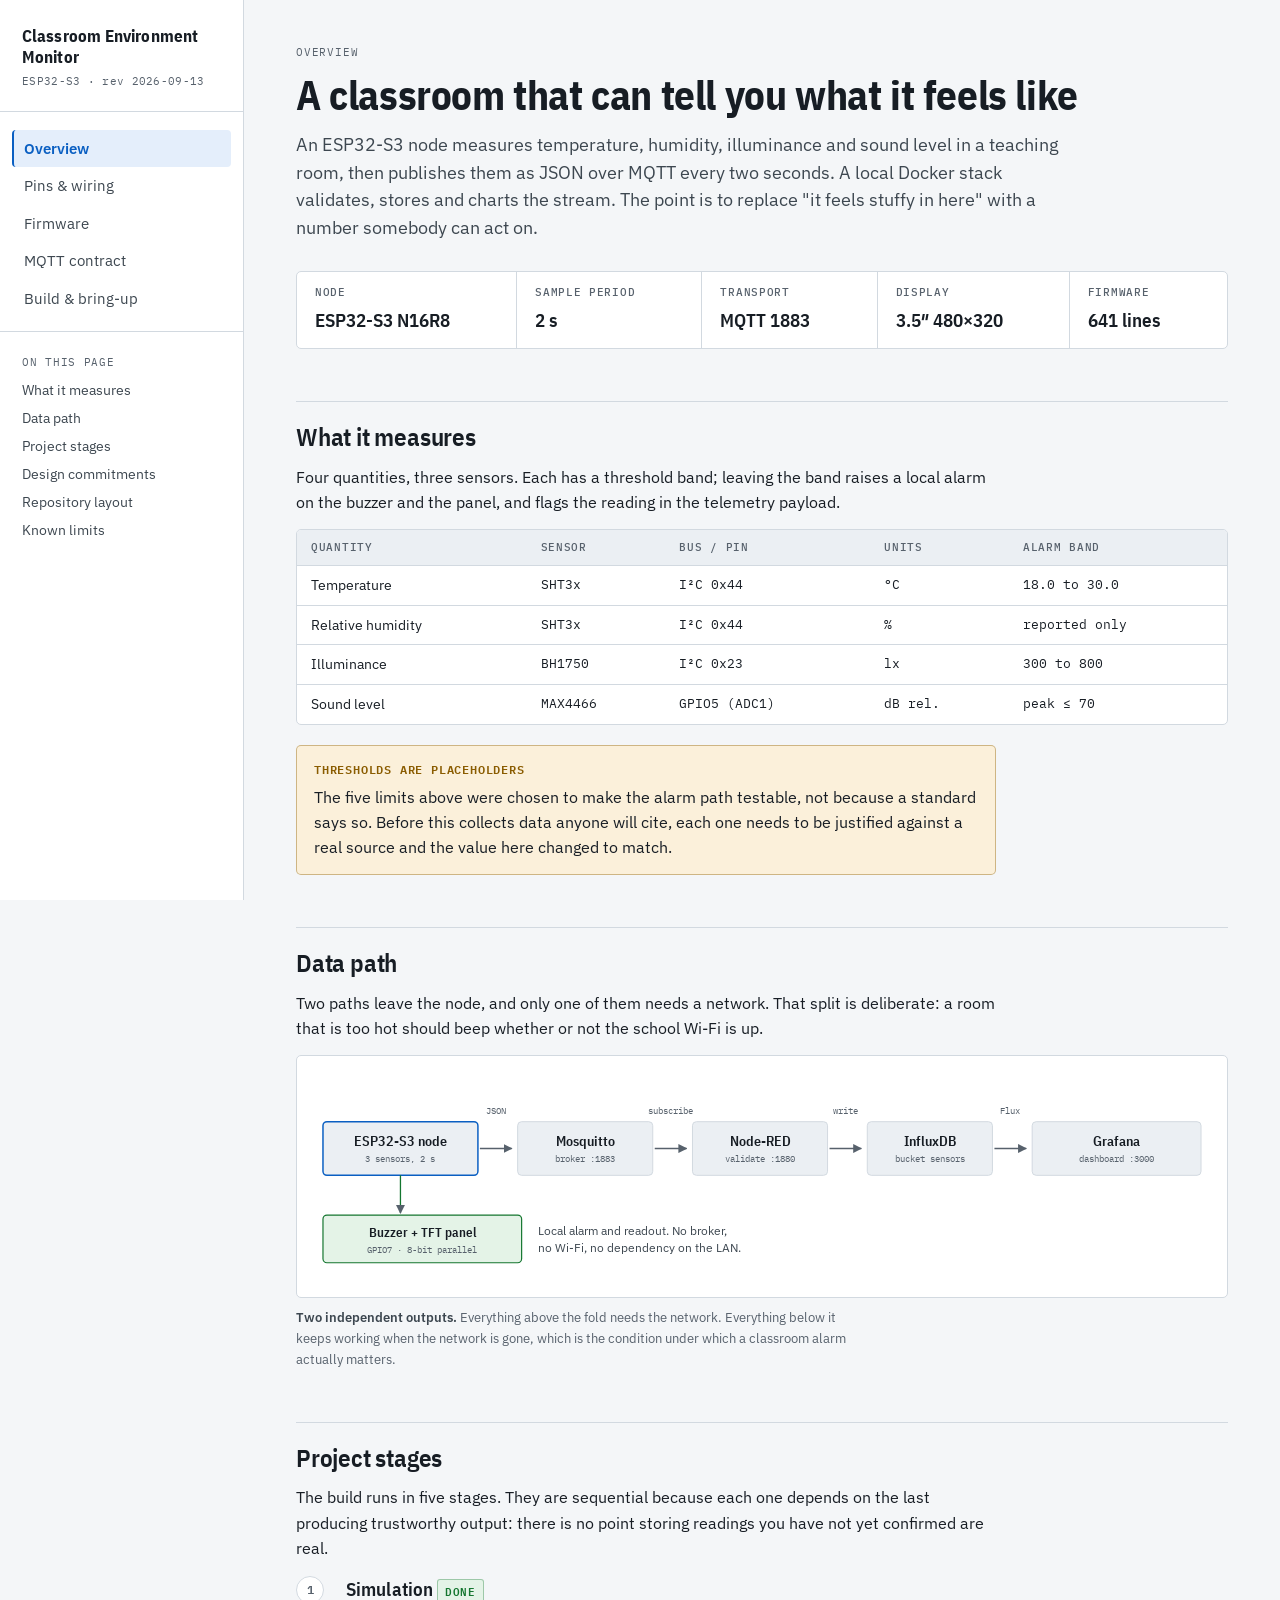
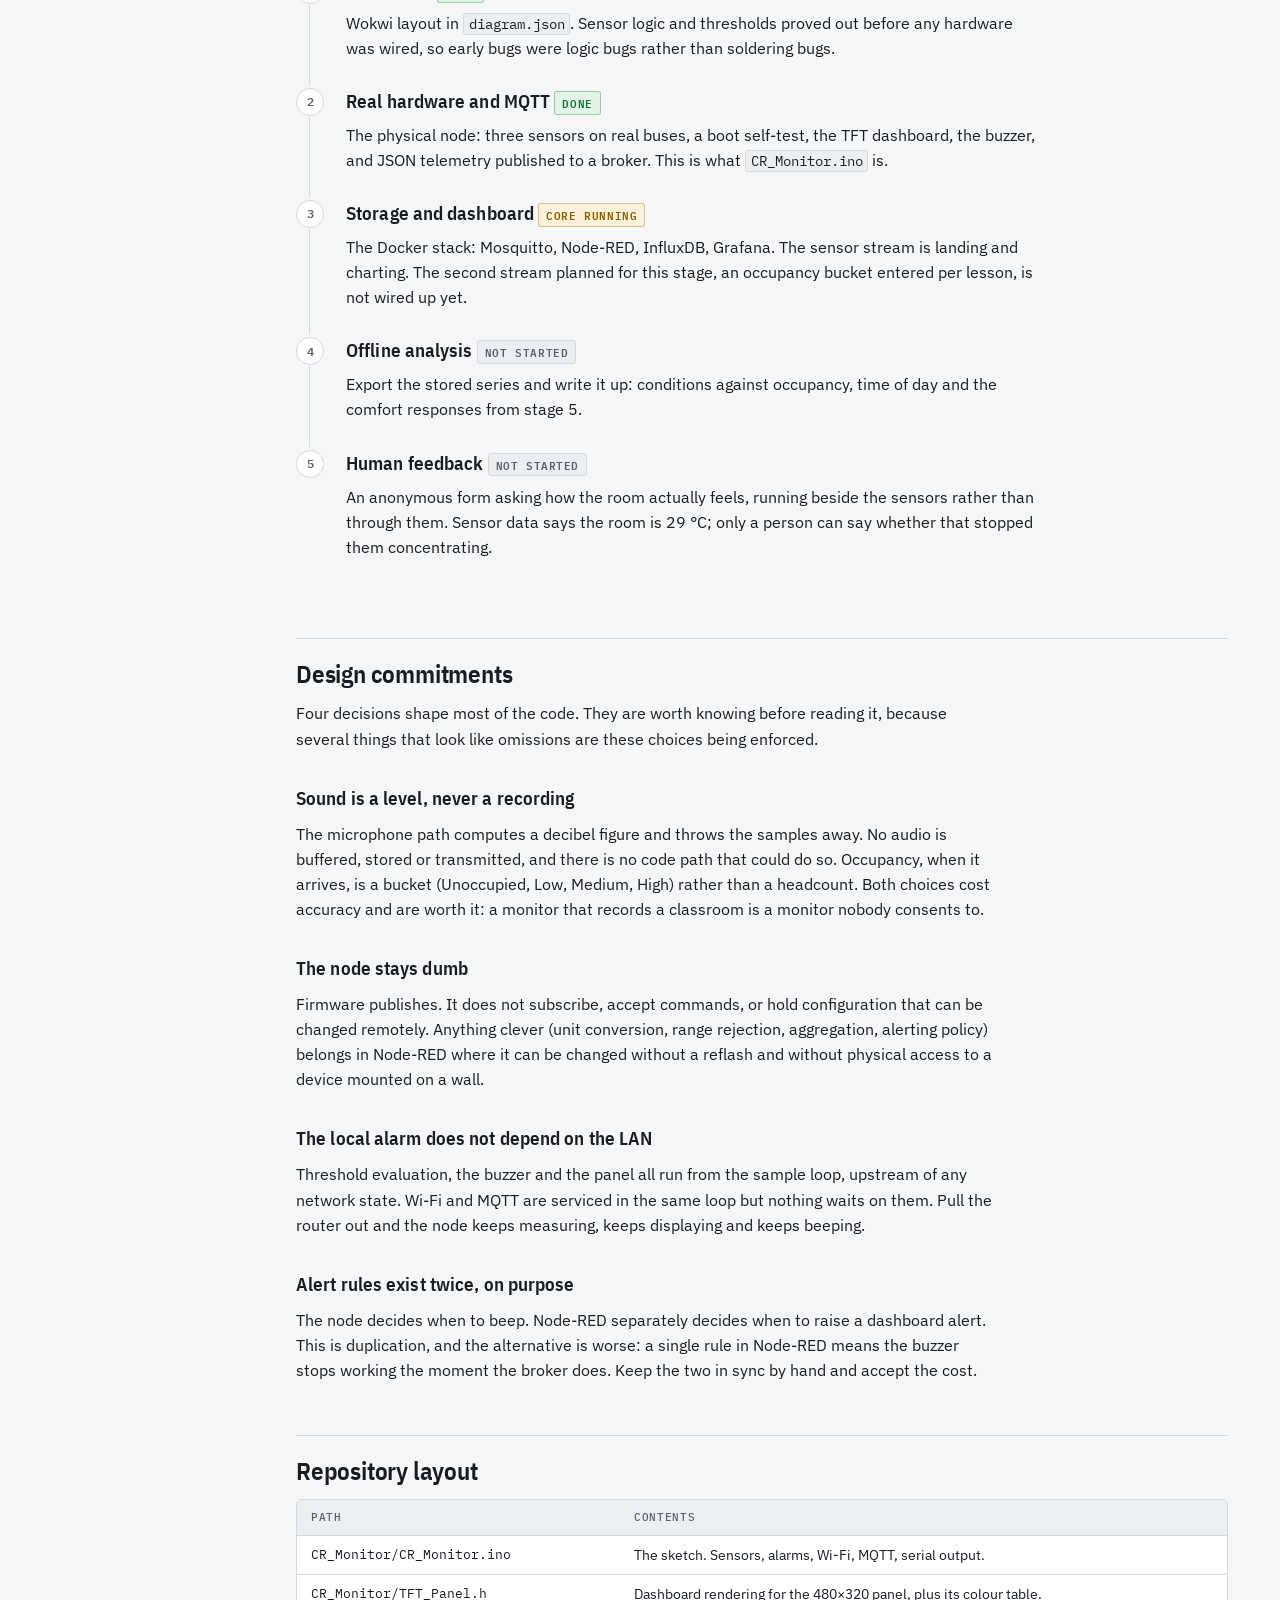
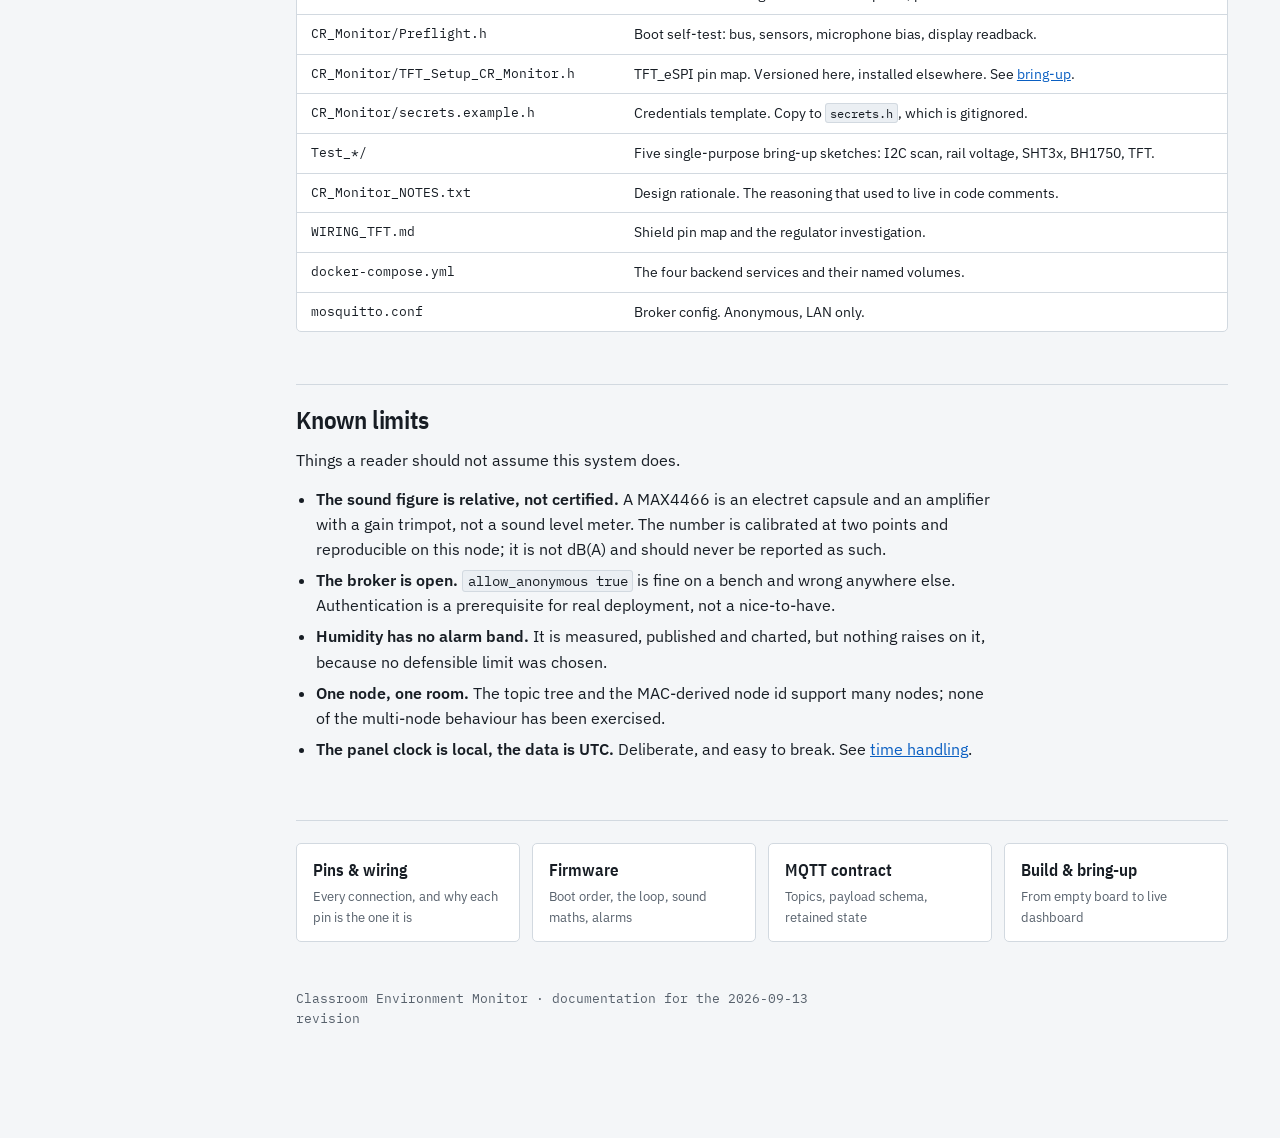
<file: docs/index.html>
<!doctype html>
<html lang="en">
<head>
  <meta charset="utf-8">
  <meta name="viewport" content="width=device-width,initial-scale=1">
  <title>Classroom Environment Monitor</title>
  <link rel="preconnect" href="https://fonts.googleapis.com">
  <link rel="preconnect" href="https://fonts.gstatic.com" crossorigin>
  <link rel="stylesheet" href="https://fonts.googleapis.com/css2?family=IBM+Plex+Mono:wght@400;500;600&family=IBM+Plex+Sans+Condensed:wght@600;700&family=IBM+Plex+Sans:ital,wght@0,400;0,500;0,600;1,400&display=swap">
  <link rel="stylesheet" href="styles.css">
  <meta name="description" content="ESP32-S3 classroom environmental monitor: architecture, sensors, and the MQTT to Grafana data path.">
</head>
<body>
<div class="shell">

  <aside class="rail">
    <div class="rail-id">
      <b>Classroom Environment Monitor</b>
      <span>ESP32-S3 &middot; rev 2026-09-13</span>
    </div>
    <nav>
      <a href="index.html" aria-current="page">Overview</a>
      <a href="hardware.html">Pins &amp; wiring</a>
      <a href="firmware.html">Firmware</a>
      <a href="mqtt.html">MQTT contract</a>
      <a href="setup.html">Build &amp; bring-up</a>
    </nav>
    <div class="rail-sub">
      <p>On this page</p>
      <a href="#what">What it measures</a>
      <a href="#path">Data path</a>
      <a href="#stages">Project stages</a>
      <a href="#commitments">Design commitments</a>
      <a href="#layout">Repository layout</a>
      <a href="#limits">Known limits</a>
    </div>
  </aside>

  <main class="page">

    <p class="crumb">Overview</p>
    <h1>A classroom that can tell you what it feels like</h1>

    <p class="lede">
      An ESP32-S3 node measures temperature, humidity, illuminance and sound level in a
      teaching room, then publishes them as JSON over MQTT every two seconds. A local
      Docker stack validates, stores and charts the stream. The point is to replace
      "it feels stuffy in here" with a number somebody can act on.
    </p>

    <div class="kv">
      <div><b>Node</b><span>ESP32-S3 N16R8</span></div>
      <div><b>Sample period</b><span>2 s</span></div>
      <div><b>Transport</b><span>MQTT 1883</span></div>
      <div><b>Display</b><span>3.5&Prime; 480&times;320</span></div>
      <div><b>Firmware</b><span>641 lines</span></div>
    </div>

    <h2 id="what">What it measures</h2>

    <p>
      Four quantities, three sensors. Each has a threshold band; leaving the band raises a
      local alarm on the buzzer and the panel, and flags the reading in the telemetry payload.
    </p>

    <div class="tw">
      <table>
        <thead>
          <tr><th>Quantity</th><th>Sensor</th><th>Bus / pin</th><th>Units</th><th>Alarm band</th></tr>
        </thead>
        <tbody>
          <tr>
            <td>Temperature</td><td class="mono">SHT3x</td>
            <td class="mono">I&sup2;C 0x44</td><td class="mono">&deg;C</td>
            <td class="mono">18.0 to 30.0</td>
          </tr>
          <tr>
            <td>Relative humidity</td><td class="mono">SHT3x</td>
            <td class="mono">I&sup2;C 0x44</td><td class="mono">%</td>
            <td class="mono">reported only</td>
          </tr>
          <tr>
            <td>Illuminance</td><td class="mono">BH1750</td>
            <td class="mono">I&sup2;C 0x23</td><td class="mono">lx</td>
            <td class="mono">300 to 800</td>
          </tr>
          <tr>
            <td>Sound level</td><td class="mono">MAX4466</td>
            <td class="mono">GPIO5 (ADC1)</td><td class="mono">dB rel.</td>
            <td class="mono">peak &le; 70</td>
          </tr>
        </tbody>
      </table>
    </div>

    <div class="note warn">
      <h4>Thresholds are placeholders</h4>
      <p>
        The five limits above were chosen to make the alarm path testable, not because a
        standard says so. Before this collects data anyone will cite, each one needs to be
        justified against a real source and the value here changed to match.
      </p>
    </div>

    <h2 id="path">Data path</h2>

    <p>
      Two paths leave the node, and only one of them needs a network. That split is
      deliberate: a room that is too hot should beep whether or not the school Wi-Fi is up.
    </p>

    <figure>
      <div class="fig-wrap">
        <svg viewBox="0 0 900 202" role="img" aria-label="Data flows from the ESP32-S3 node to Mosquitto, Node-RED, InfluxDB and Grafana. A second local path from the node drives the buzzer and TFT panel without a network.">
          <defs>
            <marker id="ar" viewBox="0 0 10 10" refX="9" refY="5" markerWidth="7" markerHeight="7" orient="auto-start-reverse">
              <path d="M 0 0 L 10 5 L 0 10 z" fill="var(--label)"></path>
            </marker>
          </defs>

          <!-- network path -->
          <g>
            <rect x="8"   y="46" width="156" height="54" rx="4" fill="var(--surface-2)" stroke="var(--info)" stroke-width="1.5"></rect>
            <text x="86"  y="70" text-anchor="middle" font-family="IBM Plex Sans Condensed, sans-serif" font-size="14" font-weight="600" fill="var(--text)">ESP32-S3 node</text>
            <text x="86"  y="87" text-anchor="middle" font-family="IBM Plex Mono, monospace" font-size="9.5" fill="var(--label)">3 sensors, 2 s</text>

            <rect x="204" y="46" width="136" height="54" rx="4" fill="var(--surface-2)" stroke="var(--edge)"></rect>
            <text x="272" y="70" text-anchor="middle" font-family="IBM Plex Sans Condensed, sans-serif" font-size="14" font-weight="600" fill="var(--text)">Mosquitto</text>
            <text x="272" y="87" text-anchor="middle" font-family="IBM Plex Mono, monospace" font-size="9.5" fill="var(--label)">broker :1883</text>

            <rect x="380" y="46" width="136" height="54" rx="4" fill="var(--surface-2)" stroke="var(--edge)"></rect>
            <text x="448" y="70" text-anchor="middle" font-family="IBM Plex Sans Condensed, sans-serif" font-size="14" font-weight="600" fill="var(--text)">Node-RED</text>
            <text x="448" y="87" text-anchor="middle" font-family="IBM Plex Mono, monospace" font-size="9.5" fill="var(--label)">validate :1880</text>

            <rect x="556" y="46" width="126" height="54" rx="4" fill="var(--surface-2)" stroke="var(--edge)"></rect>
            <text x="619" y="70" text-anchor="middle" font-family="IBM Plex Sans Condensed, sans-serif" font-size="14" font-weight="600" fill="var(--text)">InfluxDB</text>
            <text x="619" y="87" text-anchor="middle" font-family="IBM Plex Mono, monospace" font-size="9.5" fill="var(--label)">bucket sensors</text>

            <rect x="722" y="46" width="170" height="54" rx="4" fill="var(--surface-2)" stroke="var(--edge)"></rect>
            <text x="807" y="70" text-anchor="middle" font-family="IBM Plex Sans Condensed, sans-serif" font-size="14" font-weight="600" fill="var(--text)">Grafana</text>
            <text x="807" y="87" text-anchor="middle" font-family="IBM Plex Mono, monospace" font-size="9.5" fill="var(--label)">dashboard :3000</text>

            <line x1="166" y1="73" x2="198" y2="73" stroke="var(--label)" stroke-width="1.3" marker-end="url(#ar)"></line>
            <line x1="342" y1="73" x2="374" y2="73" stroke="var(--label)" stroke-width="1.3" marker-end="url(#ar)"></line>
            <line x1="518" y1="73" x2="550" y2="73" stroke="var(--label)" stroke-width="1.3" marker-end="url(#ar)"></line>
            <line x1="684" y1="73" x2="716" y2="73" stroke="var(--label)" stroke-width="1.3" marker-end="url(#ar)"></line>

            <text x="182" y="38" text-anchor="middle" font-family="IBM Plex Mono, monospace" font-size="9" fill="var(--label)">JSON</text>
            <text x="358" y="38" text-anchor="middle" font-family="IBM Plex Mono, monospace" font-size="9" fill="var(--label)">subscribe</text>
            <text x="534" y="38" text-anchor="middle" font-family="IBM Plex Mono, monospace" font-size="9" fill="var(--label)">write</text>
            <text x="700" y="38" text-anchor="middle" font-family="IBM Plex Mono, monospace" font-size="9" fill="var(--label)">Flux</text>
          </g>

          <!-- local path -->
          <g>
            <path d="M 86 100 L 86 138" stroke="var(--ok)" stroke-width="1.3" fill="none" marker-end="url(#ar)"></path>
            <rect x="8" y="140" width="200" height="48" rx="4" fill="var(--ok-wash)" stroke="var(--ok)" stroke-width="1.2"></rect>
            <text x="108" y="162" text-anchor="middle" font-family="IBM Plex Sans Condensed, sans-serif" font-size="13.5" font-weight="600" fill="var(--text)">Buzzer + TFT panel</text>
            <text x="108" y="178" text-anchor="middle" font-family="IBM Plex Mono, monospace" font-size="9.5" fill="var(--label)">GPIO7 &middot; 8-bit parallel</text>
            <text x="224" y="160" font-family="IBM Plex Sans, sans-serif" font-size="12.5" fill="var(--text-soft)">Local alarm and readout. No broker,</text>
            <text x="224" y="177" font-family="IBM Plex Sans, sans-serif" font-size="12.5" fill="var(--text-soft)">no Wi-Fi, no dependency on the LAN.</text>
          </g>
        </svg>
      </div>
      <figcaption>
        <b>Two independent outputs.</b> Everything above the fold needs the network. Everything
        below it keeps working when the network is gone, which is the condition under which a
        classroom alarm actually matters.
      </figcaption>
    </figure>

    <h2 id="stages">Project stages</h2>

    <p>
      The build runs in five stages. They are sequential because each one depends on the last
      producing trustworthy output: there is no point storing readings you have not yet
      confirmed are real.
    </p>

    <ol class="steps">
      <li class="step">
        <h3>Simulation <span class="pill pass">DONE</span></h3>
        <p>
          Wokwi layout in <code>diagram.json</code>. Sensor logic and thresholds proved out
          before any hardware was wired, so early bugs were logic bugs rather than
          soldering bugs.
        </p>
      </li>
      <li class="step">
        <h3>Real hardware and MQTT <span class="pill pass">DONE</span></h3>
        <p>
          The physical node: three sensors on real buses, a boot self-test, the TFT dashboard,
          the buzzer, and JSON telemetry published to a broker. This is what
          <code>CR_Monitor.ino</code> is.
        </p>
      </li>
      <li class="step">
        <h3>Storage and dashboard <span class="pill warn">CORE RUNNING</span></h3>
        <p>
          The Docker stack: Mosquitto, Node-RED, InfluxDB, Grafana. The sensor stream is
          landing and charting. The second stream planned for this stage, an occupancy
          bucket entered per lesson, is not wired up yet.
        </p>
      </li>
      <li class="step">
        <h3>Offline analysis <span class="pill skip">NOT STARTED</span></h3>
        <p>
          Export the stored series and write it up: conditions against occupancy, time of day
          and the comfort responses from stage 5.
        </p>
      </li>
      <li class="step">
        <h3>Human feedback <span class="pill skip">NOT STARTED</span></h3>
        <p>
          An anonymous form asking how the room actually feels, running beside the sensors
          rather than through them. Sensor data says the room is 29 &deg;C; only a person can
          say whether that stopped them concentrating.
        </p>
      </li>
    </ol>

    <h2 id="commitments">Design commitments</h2>

    <p>
      Four decisions shape most of the code. They are worth knowing before reading it, because
      several things that look like omissions are these choices being enforced.
    </p>

    <h3>Sound is a level, never a recording</h3>
    <p>
      The microphone path computes a decibel figure and throws the samples away. No audio is
      buffered, stored or transmitted, and there is no code path that could do so. Occupancy,
      when it arrives, is a bucket (Unoccupied, Low, Medium, High) rather than a headcount.
      Both choices cost accuracy and are worth it: a monitor that records a classroom is a
      monitor nobody consents to.
    </p>

    <h3>The node stays dumb</h3>
    <p>
      Firmware publishes. It does not subscribe, accept commands, or hold configuration that
      can be changed remotely. Anything clever (unit conversion, range rejection, aggregation,
      alerting policy) belongs in Node-RED where it can be changed without a reflash and
      without physical access to a device mounted on a wall.
    </p>

    <h3>The local alarm does not depend on the LAN</h3>
    <p>
      Threshold evaluation, the buzzer and the panel all run from the sample loop, upstream of
      any network state. Wi-Fi and MQTT are serviced in the same loop but nothing waits on
      them. Pull the router out and the node keeps measuring, keeps displaying and keeps
      beeping.
    </p>

    <h3>Alert rules exist twice, on purpose</h3>
    <p>
      The node decides when to beep. Node-RED separately decides when to raise a dashboard
      alert. This is duplication, and the alternative is worse: a single rule in Node-RED means
      the buzzer stops working the moment the broker does. Keep the two in sync by hand and
      accept the cost.
    </p>

    <h2 id="layout">Repository layout</h2>

    <div class="tw">
      <table>
        <thead><tr><th>Path</th><th>Contents</th></tr></thead>
        <tbody>
          <tr><td class="mono">CR_Monitor/CR_Monitor.ino</td><td class="wide">The sketch. Sensors, alarms, Wi-Fi, MQTT, serial output.</td></tr>
          <tr><td class="mono">CR_Monitor/TFT_Panel.h</td><td class="wide">Dashboard rendering for the 480&times;320 panel, plus its colour table.</td></tr>
          <tr><td class="mono">CR_Monitor/Preflight.h</td><td class="wide">Boot self-test: bus, sensors, microphone bias, display readback.</td></tr>
          <tr><td class="mono">CR_Monitor/TFT_Setup_CR_Monitor.h</td><td class="wide">TFT_eSPI pin map. Versioned here, installed elsewhere. See <a href="setup.html#tft">bring-up</a>.</td></tr>
          <tr><td class="mono">CR_Monitor/secrets.example.h</td><td class="wide">Credentials template. Copy to <code>secrets.h</code>, which is gitignored.</td></tr>
          <tr><td class="mono">Test_*/</td><td class="wide">Five single-purpose bring-up sketches: I2C scan, rail voltage, SHT3x, BH1750, TFT.</td></tr>
          <tr><td class="mono">CR_Monitor_NOTES.txt</td><td class="wide">Design rationale. The reasoning that used to live in code comments.</td></tr>
          <tr><td class="mono">WIRING_TFT.md</td><td class="wide">Shield pin map and the regulator investigation.</td></tr>
          <tr><td class="mono">docker-compose.yml</td><td class="wide">The four backend services and their named volumes.</td></tr>
          <tr><td class="mono">mosquitto.conf</td><td class="wide">Broker config. Anonymous, LAN only.</td></tr>
        </tbody>
      </table>
    </div>

    <h2 id="limits">Known limits</h2>

    <p>Things a reader should not assume this system does.</p>

    <ul>
      <li>
        <strong>The sound figure is relative, not certified.</strong> A MAX4466 is an electret
        capsule and an amplifier with a gain trimpot, not a sound level meter. The number is
        calibrated at two points and reproducible on this node; it is not dB(A) and should
        never be reported as such.
      </li>
      <li>
        <strong>The broker is open.</strong> <code>allow_anonymous true</code> is fine on a
        bench and wrong anywhere else. Authentication is a prerequisite for real deployment,
        not a nice-to-have.
      </li>
      <li>
        <strong>Humidity has no alarm band.</strong> It is measured, published and charted, but
        nothing raises on it, because no defensible limit was chosen.
      </li>
      <li>
        <strong>One node, one room.</strong> The topic tree and the MAC-derived node id support
        many nodes; none of the multi-node behaviour has been exercised.
      </li>
      <li>
        <strong>The panel clock is local, the data is UTC.</strong> Deliberate, and easy to
        break. See <a href="mqtt.html#time">time handling</a>.
      </li>
    </ul>

    <div class="next">
      <a href="hardware.html"><b>Pins &amp; wiring</b><span>Every connection, and why each pin is the one it is</span></a>
      <a href="firmware.html"><b>Firmware</b><span>Boot order, the loop, sound maths, alarms</span></a>
      <a href="mqtt.html"><b>MQTT contract</b><span>Topics, payload schema, retained state</span></a>
      <a href="setup.html"><b>Build &amp; bring-up</b><span>From empty board to live dashboard</span></a>
    </div>

    <p class="foot">Classroom Environment Monitor &middot; documentation for the 2026-09-13 revision</p>

  </main>
</div>
</body>
</html>
</file>
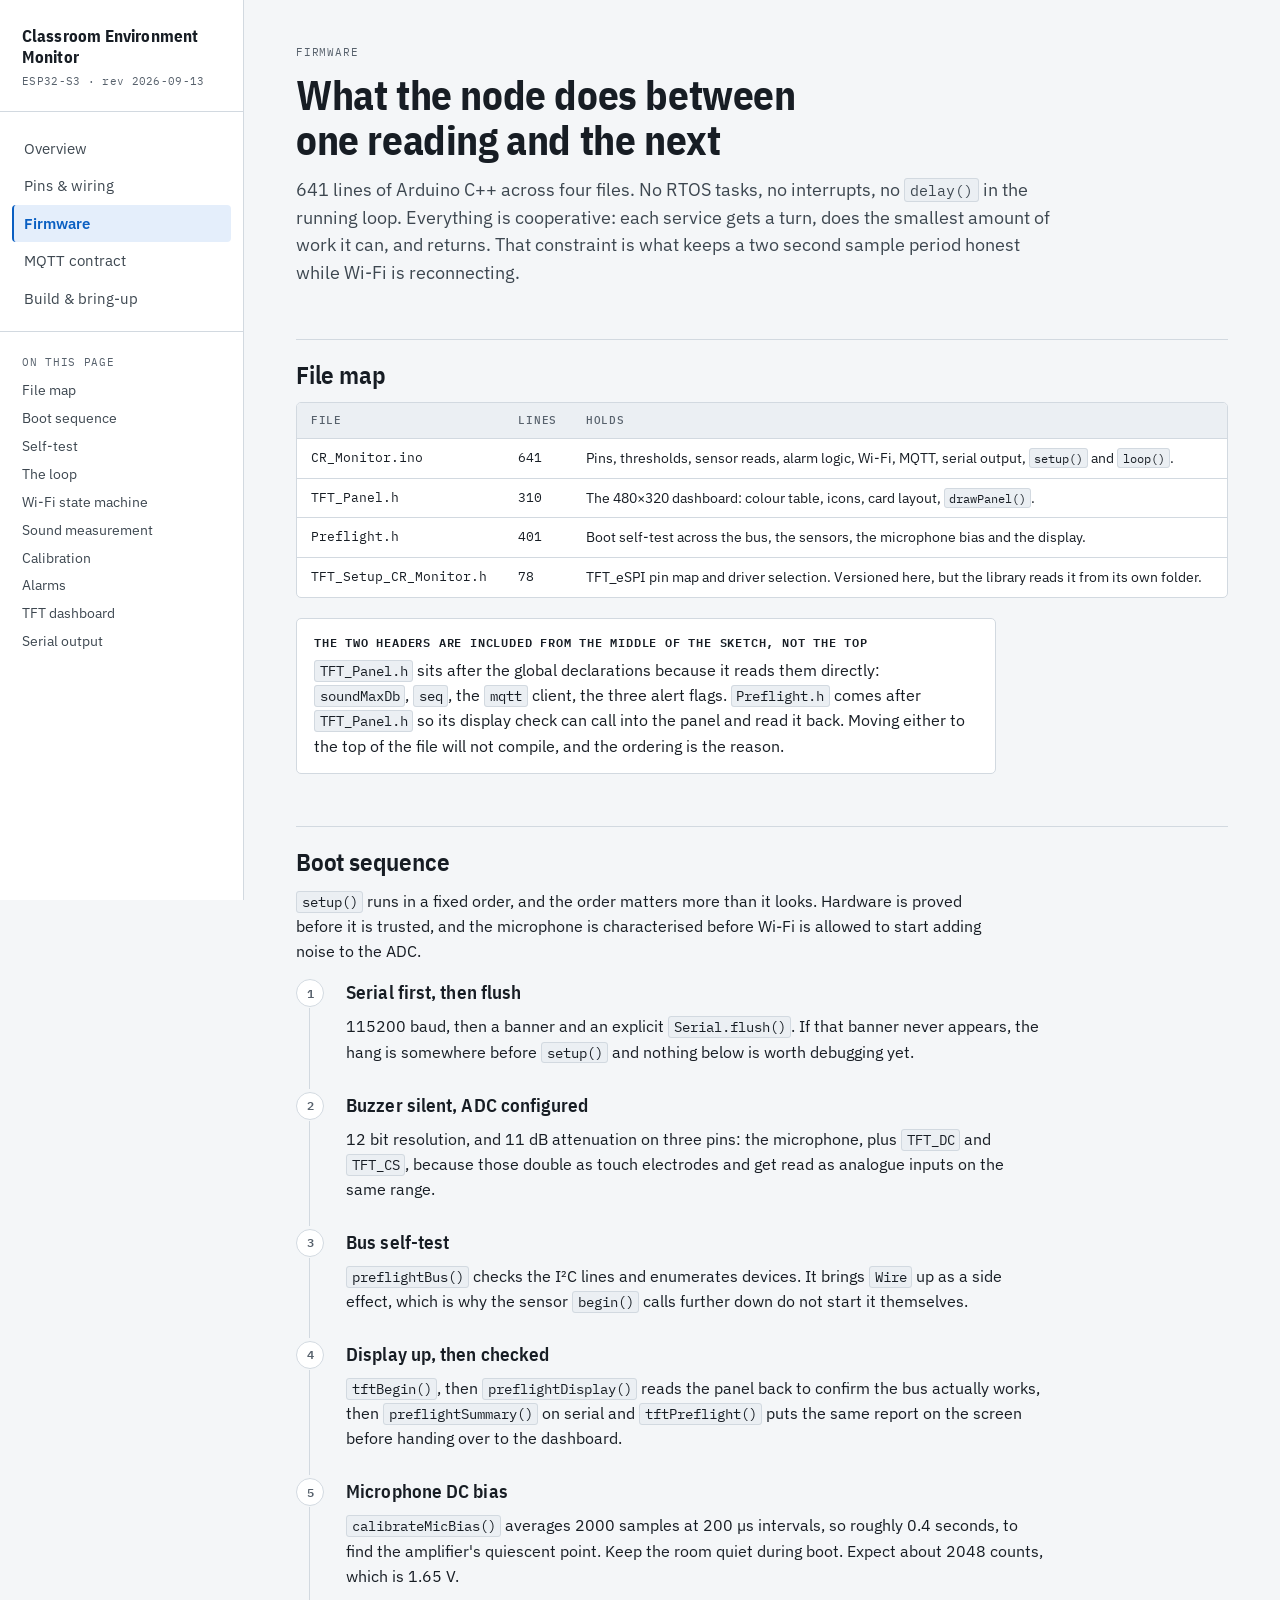
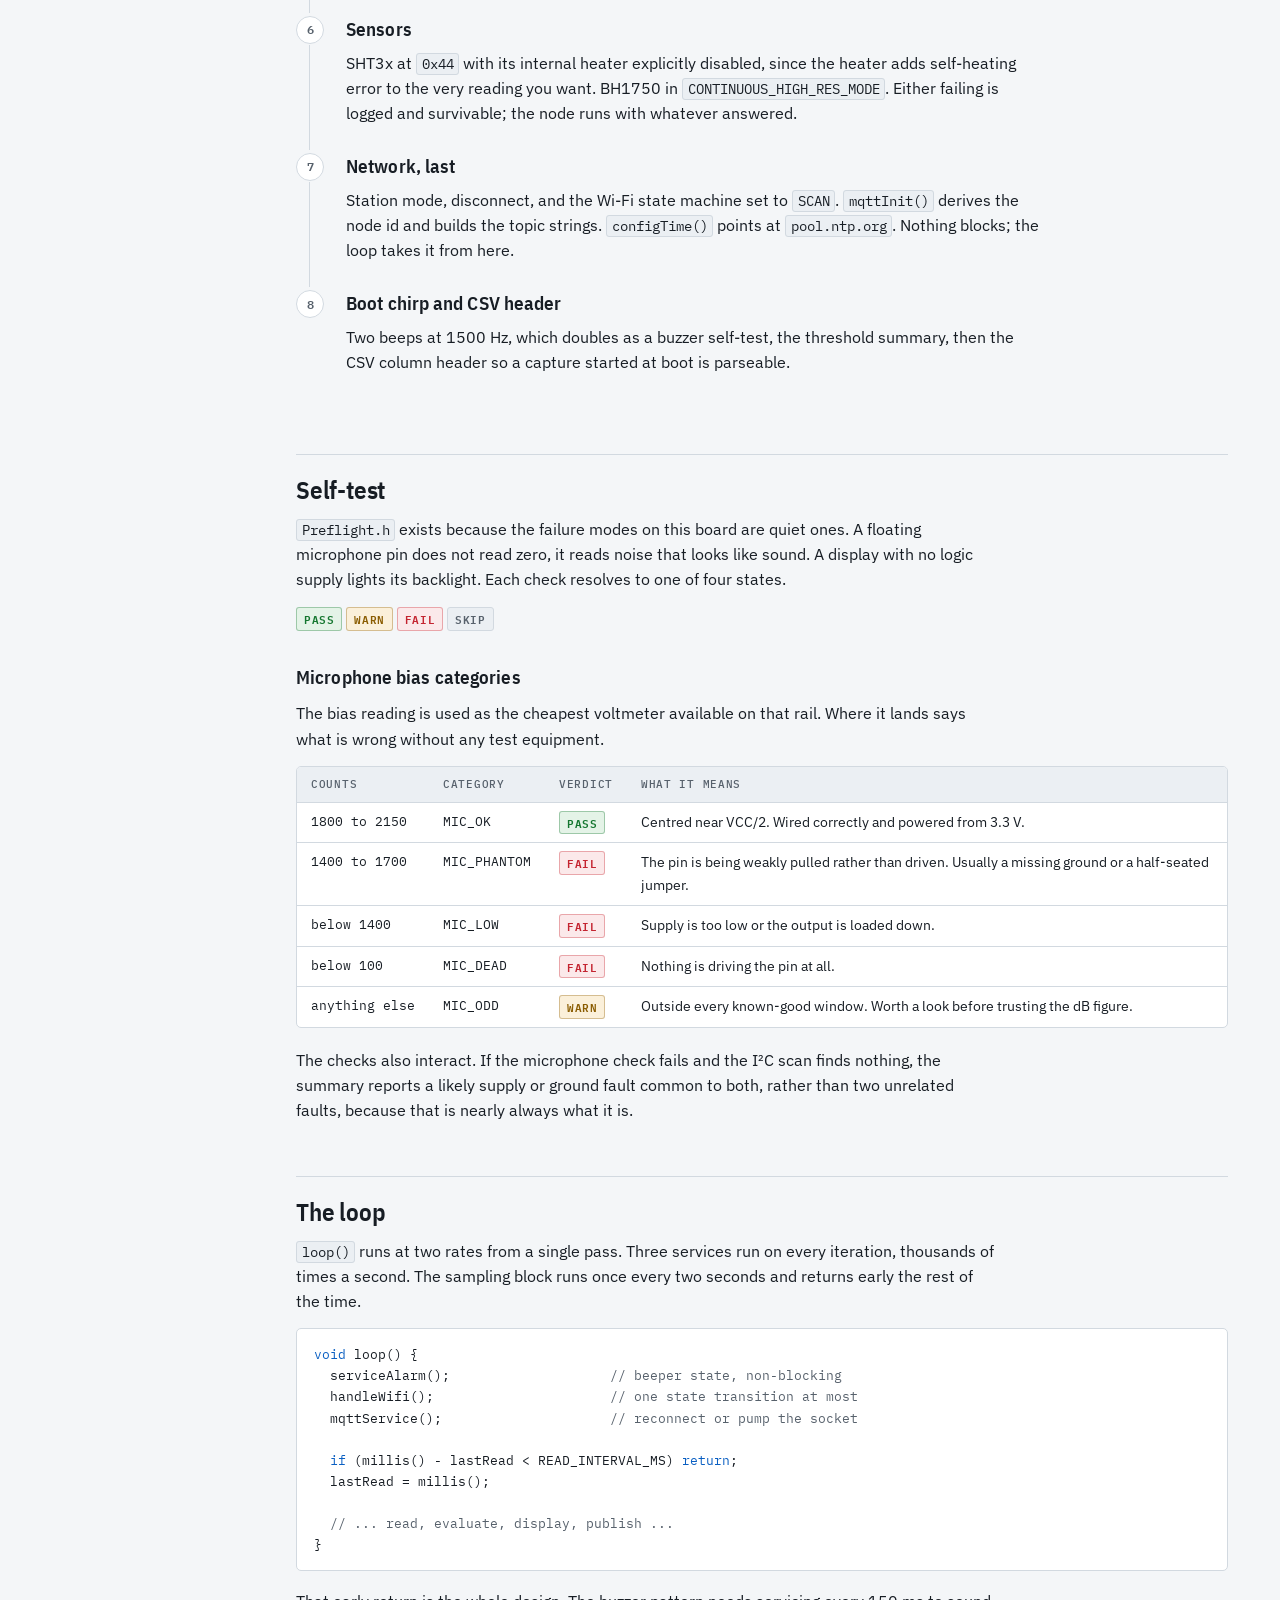
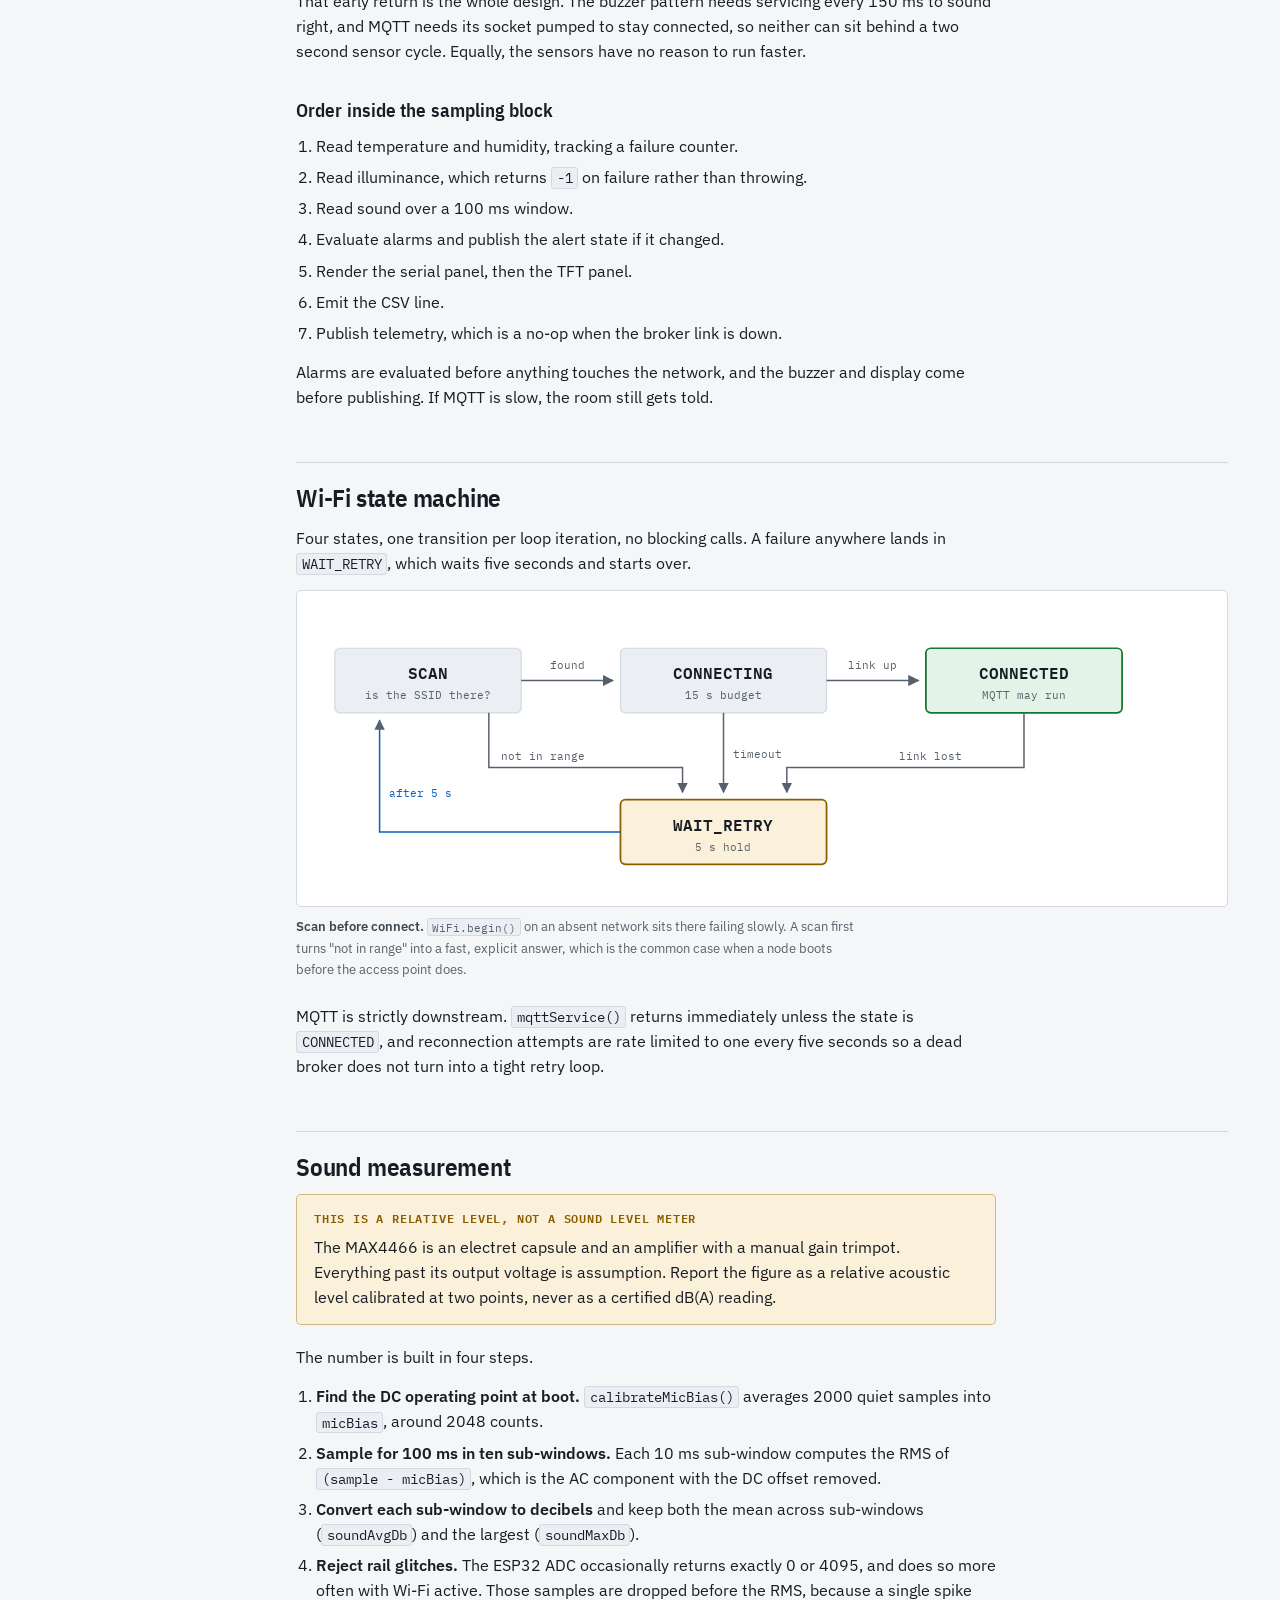
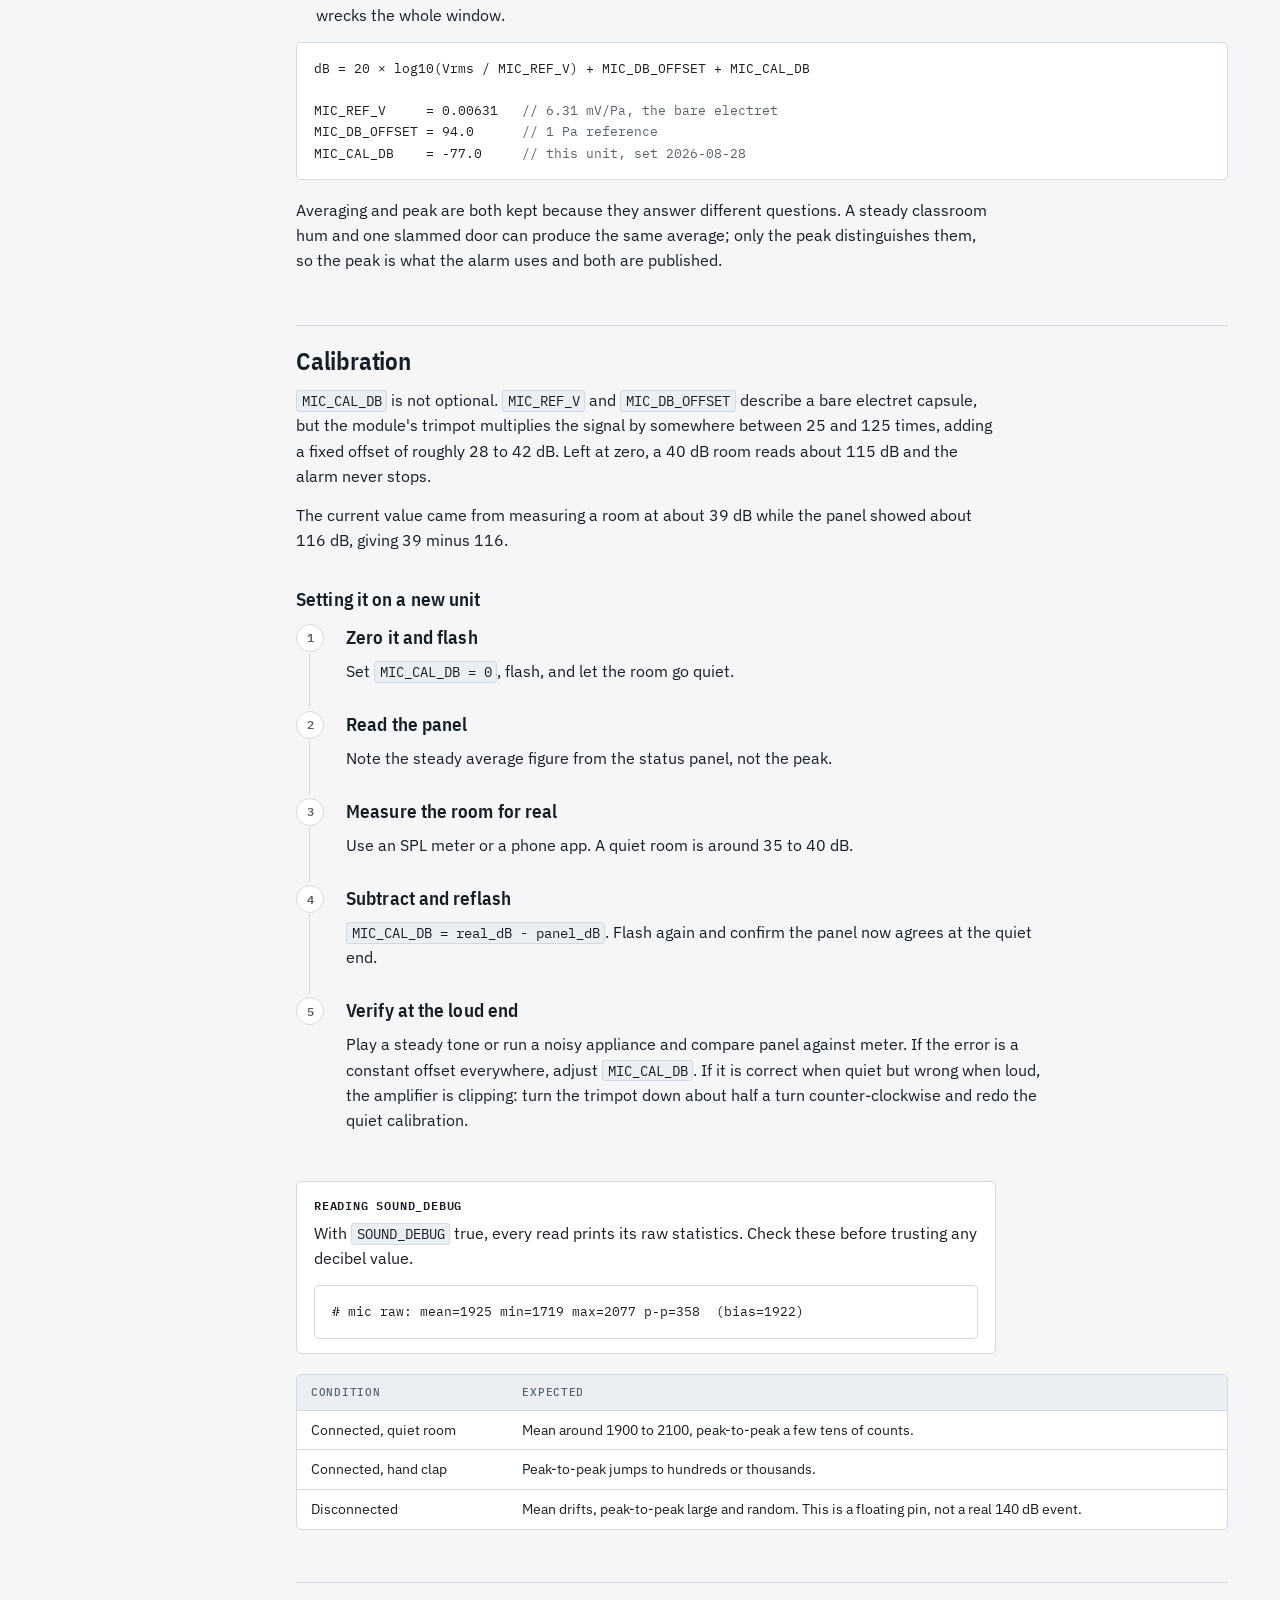
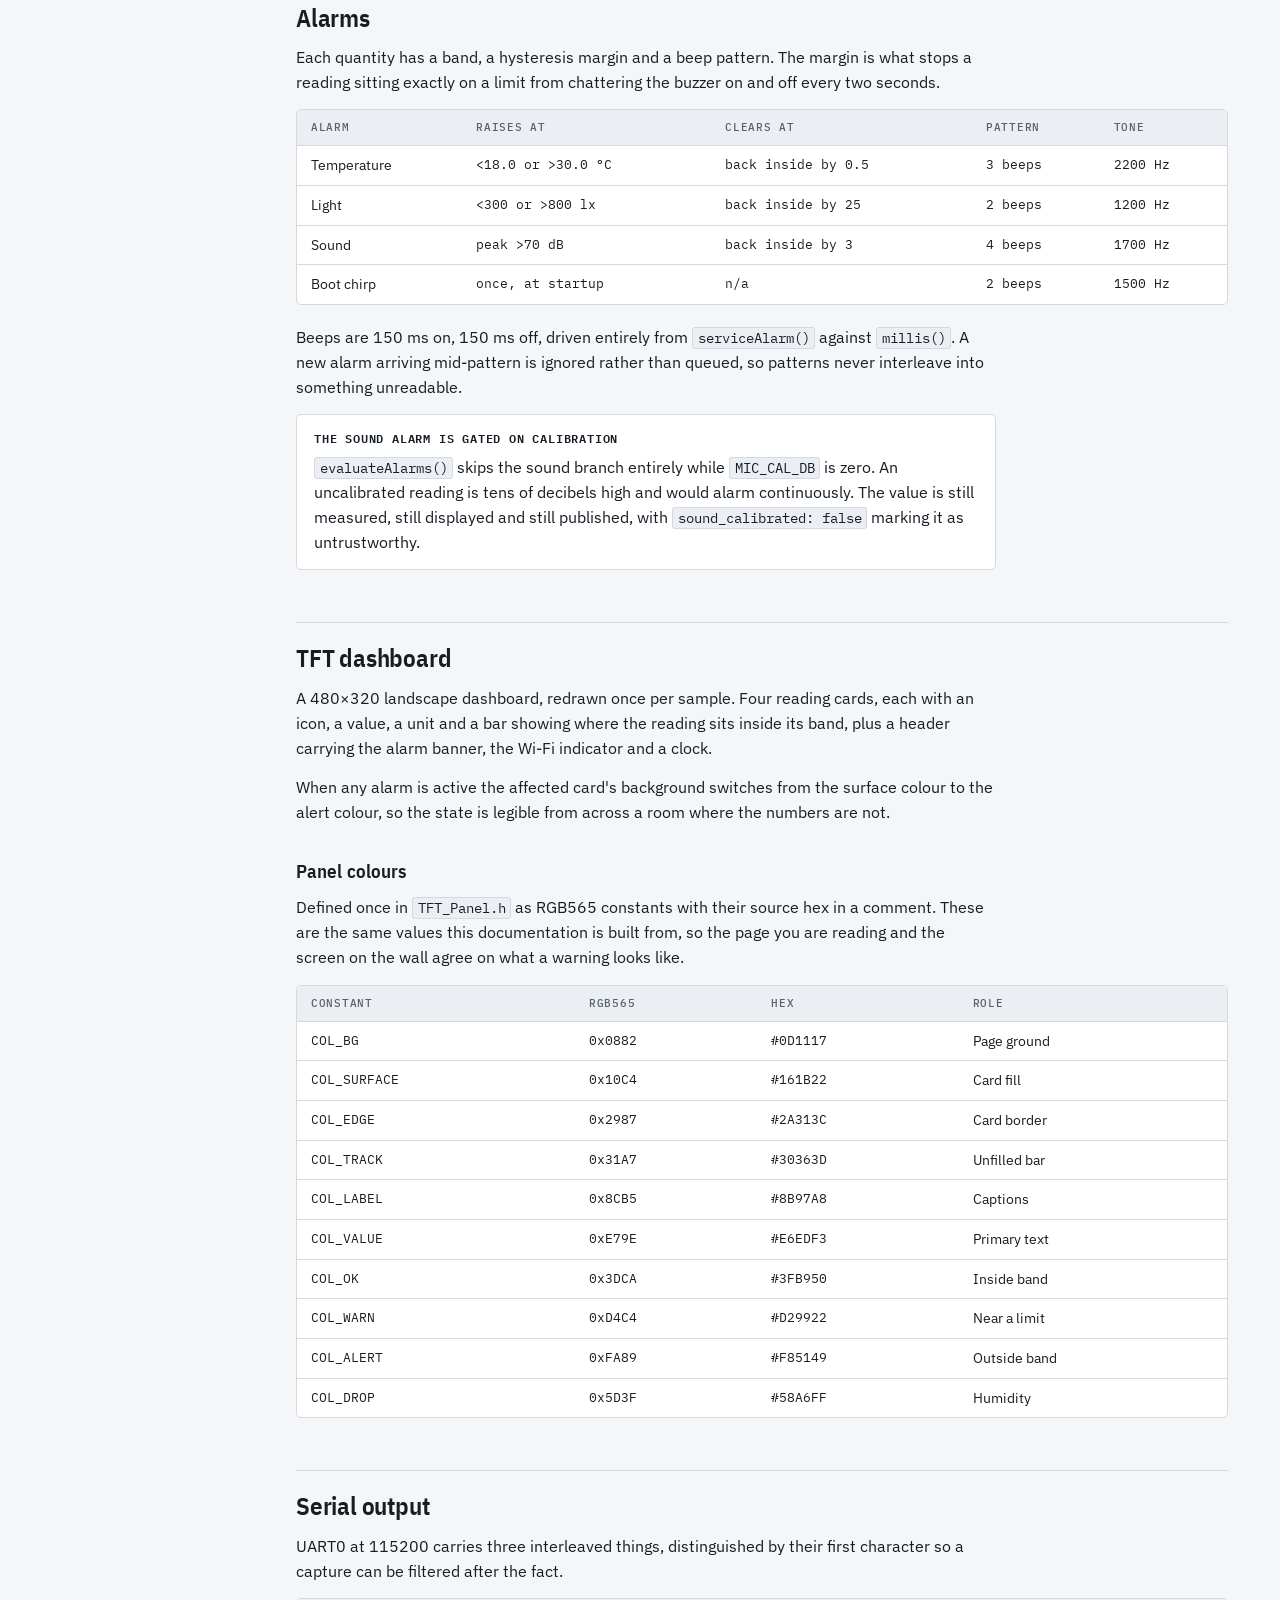
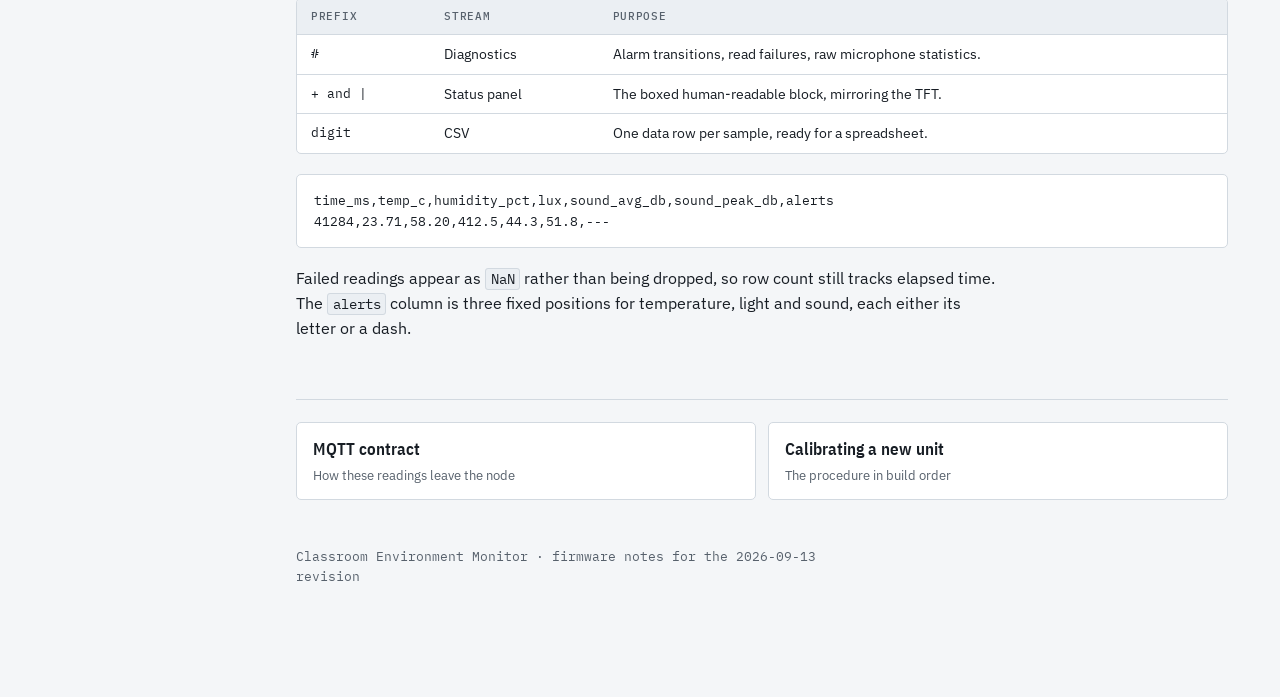
<file: docs/firmware.html>
<!doctype html>
<html lang="en">
<head>
  <meta charset="utf-8">
  <meta name="viewport" content="width=device-width,initial-scale=1">
  <title>Firmware Internals</title>
  <link rel="preconnect" href="https://fonts.googleapis.com">
  <link rel="preconnect" href="https://fonts.gstatic.com" crossorigin>
  <link rel="stylesheet" href="https://fonts.googleapis.com/css2?family=IBM+Plex+Mono:wght@400;500;600&family=IBM+Plex+Sans+Condensed:wght@600;700&family=IBM+Plex+Sans:ital,wght@0,400;0,500;0,600;1,400&display=swap">
  <link rel="stylesheet" href="styles.css">
  <meta name="description" content="Boot sequence, sampling loop, Wi-Fi state machine, sound measurement and alarm logic.">
</head>
<body>
<div class="shell">

  <aside class="rail">
    <div class="rail-id">
      <b>Classroom Environment Monitor</b>
      <span>ESP32-S3 &middot; rev 2026-09-13</span>
    </div>
    <nav>
      <a href="index.html">Overview</a>
      <a href="hardware.html">Pins &amp; wiring</a>
      <a href="firmware.html" aria-current="page">Firmware</a>
      <a href="mqtt.html">MQTT contract</a>
      <a href="setup.html">Build &amp; bring-up</a>
    </nav>
    <div class="rail-sub">
      <p>On this page</p>
      <a href="#files">File map</a>
      <a href="#boot">Boot sequence</a>
      <a href="#preflight">Self-test</a>
      <a href="#loop">The loop</a>
      <a href="#wifi">Wi-Fi state machine</a>
      <a href="#sound">Sound measurement</a>
      <a href="#calibration">Calibration</a>
      <a href="#alarms">Alarms</a>
      <a href="#panel">TFT dashboard</a>
      <a href="#serial">Serial output</a>
    </div>
  </aside>

  <main class="page">

    <p class="crumb">Firmware</p>
    <h1>What the node does between one reading and the next</h1>

    <p class="lede">
      641 lines of Arduino C++ across four files. No RTOS tasks, no interrupts, no
      <code>delay()</code> in the running loop. Everything is cooperative: each service gets a
      turn, does the smallest amount of work it can, and returns. That constraint is what keeps
      a two second sample period honest while Wi-Fi is reconnecting.
    </p>

    <h2 id="files">File map</h2>

    <div class="tw">
      <table>
        <thead><tr><th>File</th><th>Lines</th><th>Holds</th></tr></thead>
        <tbody>
          <tr><td class="mono">CR_Monitor.ino</td><td class="mono">641</td><td class="wide">Pins, thresholds, sensor reads, alarm logic, Wi-Fi, MQTT, serial output, <code>setup()</code> and <code>loop()</code>.</td></tr>
          <tr><td class="mono">TFT_Panel.h</td><td class="mono">310</td><td class="wide">The 480&times;320 dashboard: colour table, icons, card layout, <code>drawPanel()</code>.</td></tr>
          <tr><td class="mono">Preflight.h</td><td class="mono">401</td><td class="wide">Boot self-test across the bus, the sensors, the microphone bias and the display.</td></tr>
          <tr><td class="mono">TFT_Setup_CR_Monitor.h</td><td class="mono">78</td><td class="wide">TFT_eSPI pin map and driver selection. Versioned here, but the library reads it from its own folder.</td></tr>
        </tbody>
      </table>
    </div>

    <div class="note">
      <h4>The two headers are included from the middle of the sketch, not the top</h4>
      <p>
        <code>TFT_Panel.h</code> sits after the global declarations because it reads them
        directly: <code>soundMaxDb</code>, <code>seq</code>, the <code>mqtt</code> client, the
        three alert flags. <code>Preflight.h</code> comes after <code>TFT_Panel.h</code> so its
        display check can call into the panel and read it back. Moving either to the top of the
        file will not compile, and the ordering is the reason.
      </p>
    </div>

    <h2 id="boot">Boot sequence</h2>

    <p>
      <code>setup()</code> runs in a fixed order, and the order matters more than it looks.
      Hardware is proved before it is trusted, and the microphone is characterised before Wi-Fi
      is allowed to start adding noise to the ADC.
    </p>

    <ol class="steps">
      <li class="step">
        <h3>Serial first, then flush</h3>
        <p>
          115200 baud, then a banner and an explicit <code>Serial.flush()</code>. If that
          banner never appears, the hang is somewhere before <code>setup()</code> and nothing
          below is worth debugging yet.
        </p>
      </li>
      <li class="step">
        <h3>Buzzer silent, ADC configured</h3>
        <p>
          12 bit resolution, and 11 dB attenuation on three pins: the microphone, plus
          <code>TFT_DC</code> and <code>TFT_CS</code>, because those double as touch
          electrodes and get read as analogue inputs on the same range.
        </p>
      </li>
      <li class="step">
        <h3>Bus self-test</h3>
        <p>
          <code>preflightBus()</code> checks the I&sup2;C lines and enumerates devices. It
          brings <code>Wire</code> up as a side effect, which is why the sensor
          <code>begin()</code> calls further down do not start it themselves.
        </p>
      </li>
      <li class="step">
        <h3>Display up, then checked</h3>
        <p>
          <code>tftBegin()</code>, then <code>preflightDisplay()</code> reads the panel back to
          confirm the bus actually works, then <code>preflightSummary()</code> on serial and
          <code>tftPreflight()</code> puts the same report on the screen before handing over to
          the dashboard.
        </p>
      </li>
      <li class="step">
        <h3>Microphone DC bias</h3>
        <p>
          <code>calibrateMicBias()</code> averages 2000 samples at 200 &micro;s intervals, so
          roughly 0.4 seconds, to find the amplifier's quiescent point. Keep the room quiet
          during boot. Expect about 2048 counts, which is 1.65 V.
        </p>
      </li>
      <li class="step">
        <h3>Sensors</h3>
        <p>
          SHT3x at <code>0x44</code> with its internal heater explicitly disabled, since the
          heater adds self-heating error to the very reading you want. BH1750 in
          <code>CONTINUOUS_HIGH_RES_MODE</code>. Either failing is logged and survivable; the
          node runs with whatever answered.
        </p>
      </li>
      <li class="step">
        <h3>Network, last</h3>
        <p>
          Station mode, disconnect, and the Wi-Fi state machine set to <code>SCAN</code>.
          <code>mqttInit()</code> derives the node id and builds the topic strings.
          <code>configTime()</code> points at <code>pool.ntp.org</code>. Nothing blocks; the
          loop takes it from here.
        </p>
      </li>
      <li class="step">
        <h3>Boot chirp and CSV header</h3>
        <p>
          Two beeps at 1500 Hz, which doubles as a buzzer self-test, the threshold summary,
          then the CSV column header so a capture started at boot is parseable.
        </p>
      </li>
    </ol>

    <h2 id="preflight">Self-test</h2>

    <p>
      <code>Preflight.h</code> exists because the failure modes on this board are quiet ones. A
      floating microphone pin does not read zero, it reads noise that looks like sound. A
      display with no logic supply lights its backlight. Each check resolves to one of four
      states.
    </p>

    <p>
      <span class="pill pass">PASS</span>
      <span class="pill warn">WARN</span>
      <span class="pill fail">FAIL</span>
      <span class="pill skip">SKIP</span>
    </p>

    <h3>Microphone bias categories</h3>

    <p>
      The bias reading is used as the cheapest voltmeter available on that rail. Where it lands
      says what is wrong without any test equipment.
    </p>

    <div class="tw">
      <table>
        <thead><tr><th>Counts</th><th>Category</th><th>Verdict</th><th>What it means</th></tr></thead>
        <tbody>
          <tr><td class="mono">1800 to 2150</td><td class="mono">MIC_OK</td><td><span class="pill pass">PASS</span></td><td class="wide">Centred near VCC/2. Wired correctly and powered from 3.3 V.</td></tr>
          <tr><td class="mono">1400 to 1700</td><td class="mono">MIC_PHANTOM</td><td><span class="pill fail">FAIL</span></td><td class="wide">The pin is being weakly pulled rather than driven. Usually a missing ground or a half-seated jumper.</td></tr>
          <tr><td class="mono">below 1400</td><td class="mono">MIC_LOW</td><td><span class="pill fail">FAIL</span></td><td class="wide">Supply is too low or the output is loaded down.</td></tr>
          <tr><td class="mono">below 100</td><td class="mono">MIC_DEAD</td><td><span class="pill fail">FAIL</span></td><td class="wide">Nothing is driving the pin at all.</td></tr>
          <tr><td class="mono">anything else</td><td class="mono">MIC_ODD</td><td><span class="pill warn">WARN</span></td><td class="wide">Outside every known-good window. Worth a look before trusting the dB figure.</td></tr>
        </tbody>
      </table>
    </div>

    <p>
      The checks also interact. If the microphone check fails and the I&sup2;C scan finds
      nothing, the summary reports a likely supply or ground fault common to both, rather than
      two unrelated faults, because that is nearly always what it is.
    </p>

    <h2 id="loop">The loop</h2>

    <p>
      <code>loop()</code> runs at two rates from a single pass. Three services run on every
      iteration, thousands of times a second. The sampling block runs once every two seconds
      and returns early the rest of the time.
    </p>

    <pre><code><span class="k">void</span> loop() {
  serviceAlarm();                    <span class="c">// beeper state, non-blocking</span>
  handleWifi();                      <span class="c">// one state transition at most</span>
  mqttService();                     <span class="c">// reconnect or pump the socket</span>

  <span class="k">if</span> (millis() - lastRead &lt; READ_INTERVAL_MS) <span class="k">return</span>;
  lastRead = millis();

  <span class="c">// ... read, evaluate, display, publish ...</span>
}</code></pre>

    <p>
      That early return is the whole design. The buzzer pattern needs servicing every 150 ms to
      sound right, and MQTT needs its socket pumped to stay connected, so neither can sit behind
      a two second sensor cycle. Equally, the sensors have no reason to run faster.
    </p>

    <h3>Order inside the sampling block</h3>

    <ol>
      <li>Read temperature and humidity, tracking a failure counter.</li>
      <li>Read illuminance, which returns <code>-1</code> on failure rather than throwing.</li>
      <li>Read sound over a 100 ms window.</li>
      <li>Evaluate alarms and publish the alert state if it changed.</li>
      <li>Render the serial panel, then the TFT panel.</li>
      <li>Emit the CSV line.</li>
      <li>Publish telemetry, which is a no-op when the broker link is down.</li>
    </ol>

    <p>
      Alarms are evaluated before anything touches the network, and the buzzer and display come
      before publishing. If MQTT is slow, the room still gets told.
    </p>

    <h2 id="wifi">Wi-Fi state machine</h2>

    <p>
      Four states, one transition per loop iteration, no blocking calls. A failure anywhere
      lands in <code>WAIT_RETRY</code>, which waits five seconds and starts over.
    </p>

    <figure>
      <div class="fig-wrap">
        <svg viewBox="0 0 720 222" role="img" aria-label="State machine: SCAN leads to CONNECTING when the SSID is found, CONNECTING leads to CONNECTED on success. Scan failure, connect timeout and link loss all lead to WAIT RETRY, which returns to SCAN after five seconds.">
          <defs>
            <marker id="w" viewBox="0 0 10 10" refX="9" refY="5" markerWidth="7" markerHeight="7" orient="auto-start-reverse">
              <path d="M 0 0 L 10 5 L 0 10 z" fill="var(--label)"></path>
            </marker>
          </defs>

          <rect x="16"  y="30" width="150" height="52" rx="4" fill="var(--surface-2)" stroke="var(--edge)"></rect>
          <text x="91"  y="55" text-anchor="middle" font-family="IBM Plex Mono, monospace" font-size="12.5" font-weight="600" fill="var(--text)">SCAN</text>
          <text x="91"  y="71" text-anchor="middle" font-family="IBM Plex Mono, monospace" font-size="9" fill="var(--label)">is the SSID there?</text>

          <rect x="246" y="30" width="166" height="52" rx="4" fill="var(--surface-2)" stroke="var(--edge)"></rect>
          <text x="329" y="55" text-anchor="middle" font-family="IBM Plex Mono, monospace" font-size="12.5" font-weight="600" fill="var(--text)">CONNECTING</text>
          <text x="329" y="71" text-anchor="middle" font-family="IBM Plex Mono, monospace" font-size="9" fill="var(--label)">15 s budget</text>

          <rect x="492" y="30" width="158" height="52" rx="4" fill="var(--ok-wash)" stroke="var(--ok)" stroke-width="1.4"></rect>
          <text x="571" y="55" text-anchor="middle" font-family="IBM Plex Mono, monospace" font-size="12.5" font-weight="600" fill="var(--text)">CONNECTED</text>
          <text x="571" y="71" text-anchor="middle" font-family="IBM Plex Mono, monospace" font-size="9" fill="var(--label)">MQTT may run</text>

          <rect x="246" y="152" width="166" height="52" rx="4" fill="var(--warn-wash)" stroke="var(--warn)" stroke-width="1.4"></rect>
          <text x="329" y="177" text-anchor="middle" font-family="IBM Plex Mono, monospace" font-size="12.5" font-weight="600" fill="var(--text)">WAIT_RETRY</text>
          <text x="329" y="193" text-anchor="middle" font-family="IBM Plex Mono, monospace" font-size="9" fill="var(--label)">5 s hold</text>

          <line x1="166" y1="56" x2="240" y2="56" stroke="var(--label)" stroke-width="1.3" marker-end="url(#w)"></line>
          <text x="203" y="47" text-anchor="middle" font-family="IBM Plex Mono, monospace" font-size="9" fill="var(--label)">found</text>

          <line x1="412" y1="56" x2="486" y2="56" stroke="var(--label)" stroke-width="1.3" marker-end="url(#w)"></line>
          <text x="449" y="47" text-anchor="middle" font-family="IBM Plex Mono, monospace" font-size="9" fill="var(--label)">link up</text>

          <path d="M 140 82 L 140 126 L 296 126 L 296 146" fill="none" stroke="var(--label)" stroke-width="1.2" marker-end="url(#w)"></path>
          <text x="150" y="120" font-family="IBM Plex Mono, monospace" font-size="9" fill="var(--label)">not in range</text>

          <path d="M 329 82 L 329 146" fill="none" stroke="var(--label)" stroke-width="1.2" marker-end="url(#w)"></path>
          <text x="337" y="118" font-family="IBM Plex Mono, monospace" font-size="9" fill="var(--label)">timeout</text>

          <path d="M 571 82 L 571 126 L 380 126 L 380 146" fill="none" stroke="var(--label)" stroke-width="1.2" marker-end="url(#w)"></path>
          <text x="470" y="120" font-family="IBM Plex Mono, monospace" font-size="9" fill="var(--label)">link lost</text>

          <path d="M 246 178 L 52 178 L 52 88" fill="none" stroke="var(--info)" stroke-width="1.2" marker-end="url(#w)"></path>
          <text x="60" y="150" font-family="IBM Plex Mono, monospace" font-size="9" fill="var(--info)">after 5 s</text>
        </svg>
      </div>
      <figcaption>
        <b>Scan before connect.</b> <code>WiFi.begin()</code> on an absent network sits there
        failing slowly. A scan first turns "not in range" into a fast, explicit answer, which is
        the common case when a node boots before the access point does.
      </figcaption>
    </figure>

    <p>
      MQTT is strictly downstream. <code>mqttService()</code> returns immediately unless the
      state is <code>CONNECTED</code>, and reconnection attempts are rate limited to one every
      five seconds so a dead broker does not turn into a tight retry loop.
    </p>

    <h2 id="sound">Sound measurement</h2>

    <div class="note warn">
      <h4>This is a relative level, not a sound level meter</h4>
      <p>
        The MAX4466 is an electret capsule and an amplifier with a manual gain trimpot.
        Everything past its output voltage is assumption. Report the figure as a relative
        acoustic level calibrated at two points, never as a certified dB(A) reading.
      </p>
    </div>

    <p>The number is built in four steps.</p>

    <ol>
      <li>
        <strong>Find the DC operating point at boot.</strong> <code>calibrateMicBias()</code>
        averages 2000 quiet samples into <code>micBias</code>, around 2048 counts.
      </li>
      <li>
        <strong>Sample for 100 ms in ten sub-windows.</strong> Each 10 ms sub-window computes
        the RMS of <code>(sample - micBias)</code>, which is the AC component with the DC
        offset removed.
      </li>
      <li>
        <strong>Convert each sub-window to decibels</strong> and keep both the mean across
        sub-windows (<code>soundAvgDb</code>) and the largest (<code>soundMaxDb</code>).
      </li>
      <li>
        <strong>Reject rail glitches.</strong> The ESP32 ADC occasionally returns exactly 0 or
        4095, and does so more often with Wi-Fi active. Those samples are dropped before the
        RMS, because a single spike wrecks the whole window.
      </li>
    </ol>

    <pre><code>dB = 20 &times; log10(Vrms / MIC_REF_V) + MIC_DB_OFFSET + MIC_CAL_DB

MIC_REF_V     = 0.00631   <span class="c">// 6.31 mV/Pa, the bare electret</span>
MIC_DB_OFFSET = 94.0      <span class="c">// 1 Pa reference</span>
MIC_CAL_DB    = -77.0     <span class="c">// this unit, set 2026-08-28</span></code></pre>

    <p>
      Averaging and peak are both kept because they answer different questions. A steady
      classroom hum and one slammed door can produce the same average; only the peak
      distinguishes them, so the peak is what the alarm uses and both are published.
    </p>

    <h2 id="calibration">Calibration</h2>

    <p>
      <code>MIC_CAL_DB</code> is not optional. <code>MIC_REF_V</code> and
      <code>MIC_DB_OFFSET</code> describe a bare electret capsule, but the module's trimpot
      multiplies the signal by somewhere between 25 and 125 times, adding a fixed offset of
      roughly 28 to 42 dB. Left at zero, a 40 dB room reads about 115 dB and the alarm never
      stops.
    </p>

    <p>
      The current value came from measuring a room at about 39 dB while the panel showed about
      116 dB, giving 39 minus 116.
    </p>

    <h3>Setting it on a new unit</h3>

    <ol class="steps">
      <li class="step">
        <h3>Zero it and flash</h3>
        <p>Set <code>MIC_CAL_DB = 0</code>, flash, and let the room go quiet.</p>
      </li>
      <li class="step">
        <h3>Read the panel</h3>
        <p>Note the steady average figure from the status panel, not the peak.</p>
      </li>
      <li class="step">
        <h3>Measure the room for real</h3>
        <p>Use an SPL meter or a phone app. A quiet room is around 35 to 40 dB.</p>
      </li>
      <li class="step">
        <h3>Subtract and reflash</h3>
        <p>
          <code>MIC_CAL_DB = real_dB - panel_dB</code>. Flash again and confirm the panel now
          agrees at the quiet end.
        </p>
      </li>
      <li class="step">
        <h3>Verify at the loud end</h3>
        <p>
          Play a steady tone or run a noisy appliance and compare panel against meter. If the
          error is a constant offset everywhere, adjust <code>MIC_CAL_DB</code>. If it is
          correct when quiet but wrong when loud, the amplifier is clipping: turn the trimpot
          down about half a turn counter-clockwise and redo the quiet calibration.
        </p>
      </li>
    </ol>

    <div class="note">
      <h4>Reading SOUND_DEBUG</h4>
      <p>
        With <code>SOUND_DEBUG</code> true, every read prints its raw statistics. Check these
        before trusting any decibel value.
      </p>
      <pre style="margin-top:12px;margin-bottom:0"><code># mic raw: mean=1925 min=1719 max=2077 p-p=358  (bias=1922)</code></pre>
    </div>

    <div class="tw">
      <table>
        <thead><tr><th>Condition</th><th>Expected</th></tr></thead>
        <tbody>
          <tr><td>Connected, quiet room</td><td class="wide">Mean around 1900 to 2100, peak-to-peak a few tens of counts.</td></tr>
          <tr><td>Connected, hand clap</td><td class="wide">Peak-to-peak jumps to hundreds or thousands.</td></tr>
          <tr><td>Disconnected</td><td class="wide">Mean drifts, peak-to-peak large and random. This is a floating pin, not a real 140 dB event.</td></tr>
        </tbody>
      </table>
    </div>

    <h2 id="alarms">Alarms</h2>

    <p>
      Each quantity has a band, a hysteresis margin and a beep pattern. The margin is what stops
      a reading sitting exactly on a limit from chattering the buzzer on and off every two
      seconds.
    </p>

    <div class="tw">
      <table>
        <thead><tr><th>Alarm</th><th>Raises at</th><th>Clears at</th><th>Pattern</th><th>Tone</th></tr></thead>
        <tbody>
          <tr>
            <td>Temperature</td>
            <td class="mono">&lt;18.0 or &gt;30.0 &deg;C</td>
            <td class="mono">back inside by 0.5</td>
            <td class="mono">3 beeps</td><td class="mono">2200 Hz</td>
          </tr>
          <tr>
            <td>Light</td>
            <td class="mono">&lt;300 or &gt;800 lx</td>
            <td class="mono">back inside by 25</td>
            <td class="mono">2 beeps</td><td class="mono">1200 Hz</td>
          </tr>
          <tr>
            <td>Sound</td>
            <td class="mono">peak &gt;70 dB</td>
            <td class="mono">back inside by 3</td>
            <td class="mono">4 beeps</td><td class="mono">1700 Hz</td>
          </tr>
          <tr>
            <td>Boot chirp</td>
            <td class="mono">once, at startup</td>
            <td class="mono">n/a</td>
            <td class="mono">2 beeps</td><td class="mono">1500 Hz</td>
          </tr>
        </tbody>
      </table>
    </div>

    <p>
      Beeps are 150 ms on, 150 ms off, driven entirely from <code>serviceAlarm()</code> against
      <code>millis()</code>. A new alarm arriving mid-pattern is ignored rather than queued, so
      patterns never interleave into something unreadable.
    </p>

    <div class="note">
      <h4>The sound alarm is gated on calibration</h4>
      <p>
        <code>evaluateAlarms()</code> skips the sound branch entirely while
        <code>MIC_CAL_DB</code> is zero. An uncalibrated reading is tens of decibels high and
        would alarm continuously. The value is still measured, still displayed and still
        published, with <code>sound_calibrated: false</code> marking it as untrustworthy.
      </p>
    </div>

    <h2 id="panel">TFT dashboard</h2>

    <p>
      A 480&times;320 landscape dashboard, redrawn once per sample. Four reading cards, each
      with an icon, a value, a unit and a bar showing where the reading sits inside its band,
      plus a header carrying the alarm banner, the Wi-Fi indicator and a clock.
    </p>

    <p>
      When any alarm is active the affected card's background switches from the surface colour
      to the alert colour, so the state is legible from across a room where the numbers are not.
    </p>

    <h3>Panel colours</h3>

    <p>
      Defined once in <code>TFT_Panel.h</code> as RGB565 constants with their source hex in a
      comment. These are the same values this documentation is built from, so the page you are
      reading and the screen on the wall agree on what a warning looks like.
    </p>

    <div class="tw">
      <table>
        <thead><tr><th>Constant</th><th>RGB565</th><th>Hex</th><th>Role</th></tr></thead>
        <tbody>
          <tr><td class="mono">COL_BG</td><td class="mono">0x0882</td><td class="mono">#0D1117</td><td>Page ground</td></tr>
          <tr><td class="mono">COL_SURFACE</td><td class="mono">0x10C4</td><td class="mono">#161B22</td><td>Card fill</td></tr>
          <tr><td class="mono">COL_EDGE</td><td class="mono">0x2987</td><td class="mono">#2A313C</td><td>Card border</td></tr>
          <tr><td class="mono">COL_TRACK</td><td class="mono">0x31A7</td><td class="mono">#30363D</td><td>Unfilled bar</td></tr>
          <tr><td class="mono">COL_LABEL</td><td class="mono">0x8CB5</td><td class="mono">#8B97A8</td><td>Captions</td></tr>
          <tr><td class="mono">COL_VALUE</td><td class="mono">0xE79E</td><td class="mono">#E6EDF3</td><td>Primary text</td></tr>
          <tr><td class="mono">COL_OK</td><td class="mono">0x3DCA</td><td class="mono">#3FB950</td><td>Inside band</td></tr>
          <tr><td class="mono">COL_WARN</td><td class="mono">0xD4C4</td><td class="mono">#D29922</td><td>Near a limit</td></tr>
          <tr><td class="mono">COL_ALERT</td><td class="mono">0xFA89</td><td class="mono">#F85149</td><td>Outside band</td></tr>
          <tr><td class="mono">COL_DROP</td><td class="mono">0x5D3F</td><td class="mono">#58A6FF</td><td>Humidity</td></tr>
        </tbody>
      </table>
    </div>

    <h2 id="serial">Serial output</h2>

    <p>
      UART0 at 115200 carries three interleaved things, distinguished by their first character
      so a capture can be filtered after the fact.
    </p>

    <div class="tw">
      <table>
        <thead><tr><th>Prefix</th><th>Stream</th><th>Purpose</th></tr></thead>
        <tbody>
          <tr><td class="mono">#</td><td>Diagnostics</td><td class="wide">Alarm transitions, read failures, raw microphone statistics.</td></tr>
          <tr><td class="mono">+ and |</td><td>Status panel</td><td class="wide">The boxed human-readable block, mirroring the TFT.</td></tr>
          <tr><td class="mono">digit</td><td>CSV</td><td class="wide">One data row per sample, ready for a spreadsheet.</td></tr>
        </tbody>
      </table>
    </div>

    <pre><code>time_ms,temp_c,humidity_pct,lux,sound_avg_db,sound_peak_db,alerts
41284,23.71,58.20,412.5,44.3,51.8,---</code></pre>

    <p>
      Failed readings appear as <code>NaN</code> rather than being dropped, so row count still
      tracks elapsed time. The <code>alerts</code> column is three fixed positions for
      temperature, light and sound, each either its letter or a dash.
    </p>

    <div class="next">
      <a href="mqtt.html"><b>MQTT contract</b><span>How these readings leave the node</span></a>
      <a href="setup.html#calibrate"><b>Calibrating a new unit</b><span>The procedure in build order</span></a>
    </div>

    <p class="foot">Classroom Environment Monitor &middot; firmware notes for the 2026-09-13 revision</p>

  </main>
</div>
</body>
</html>
</file>
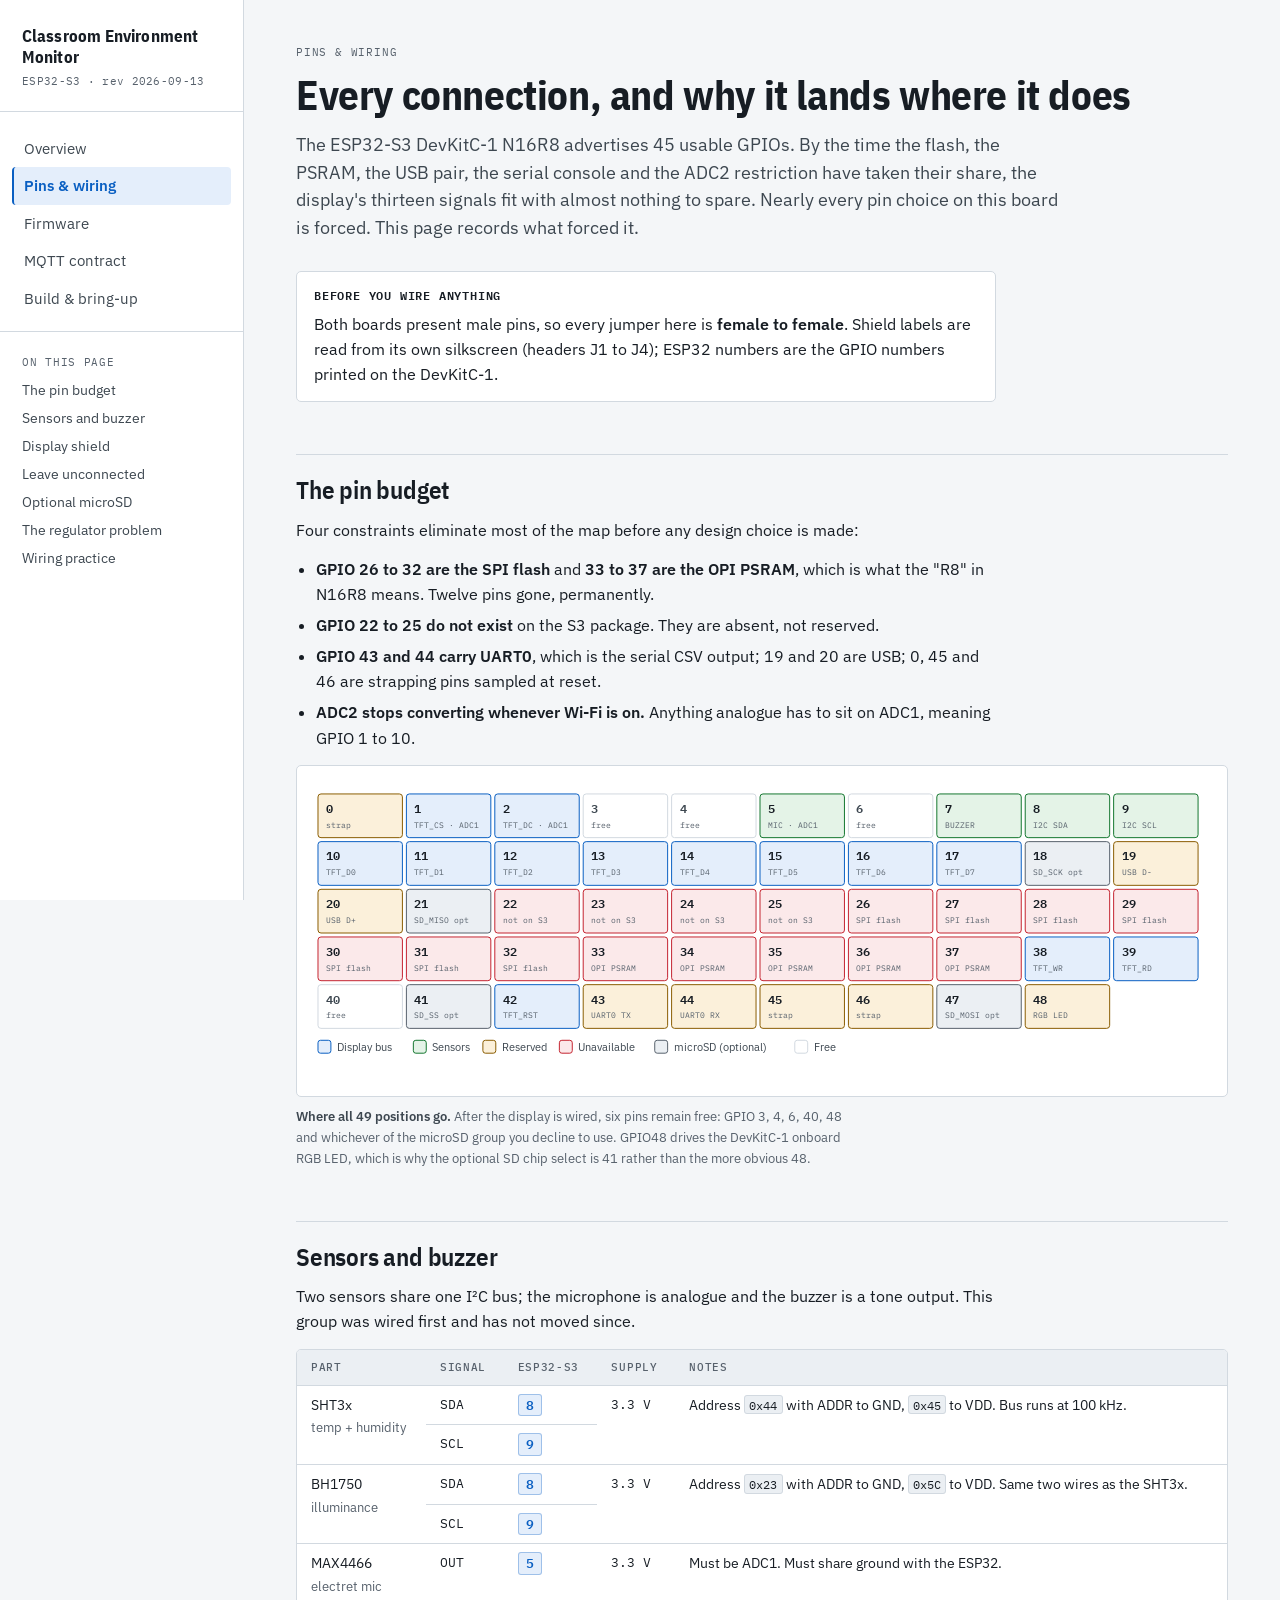
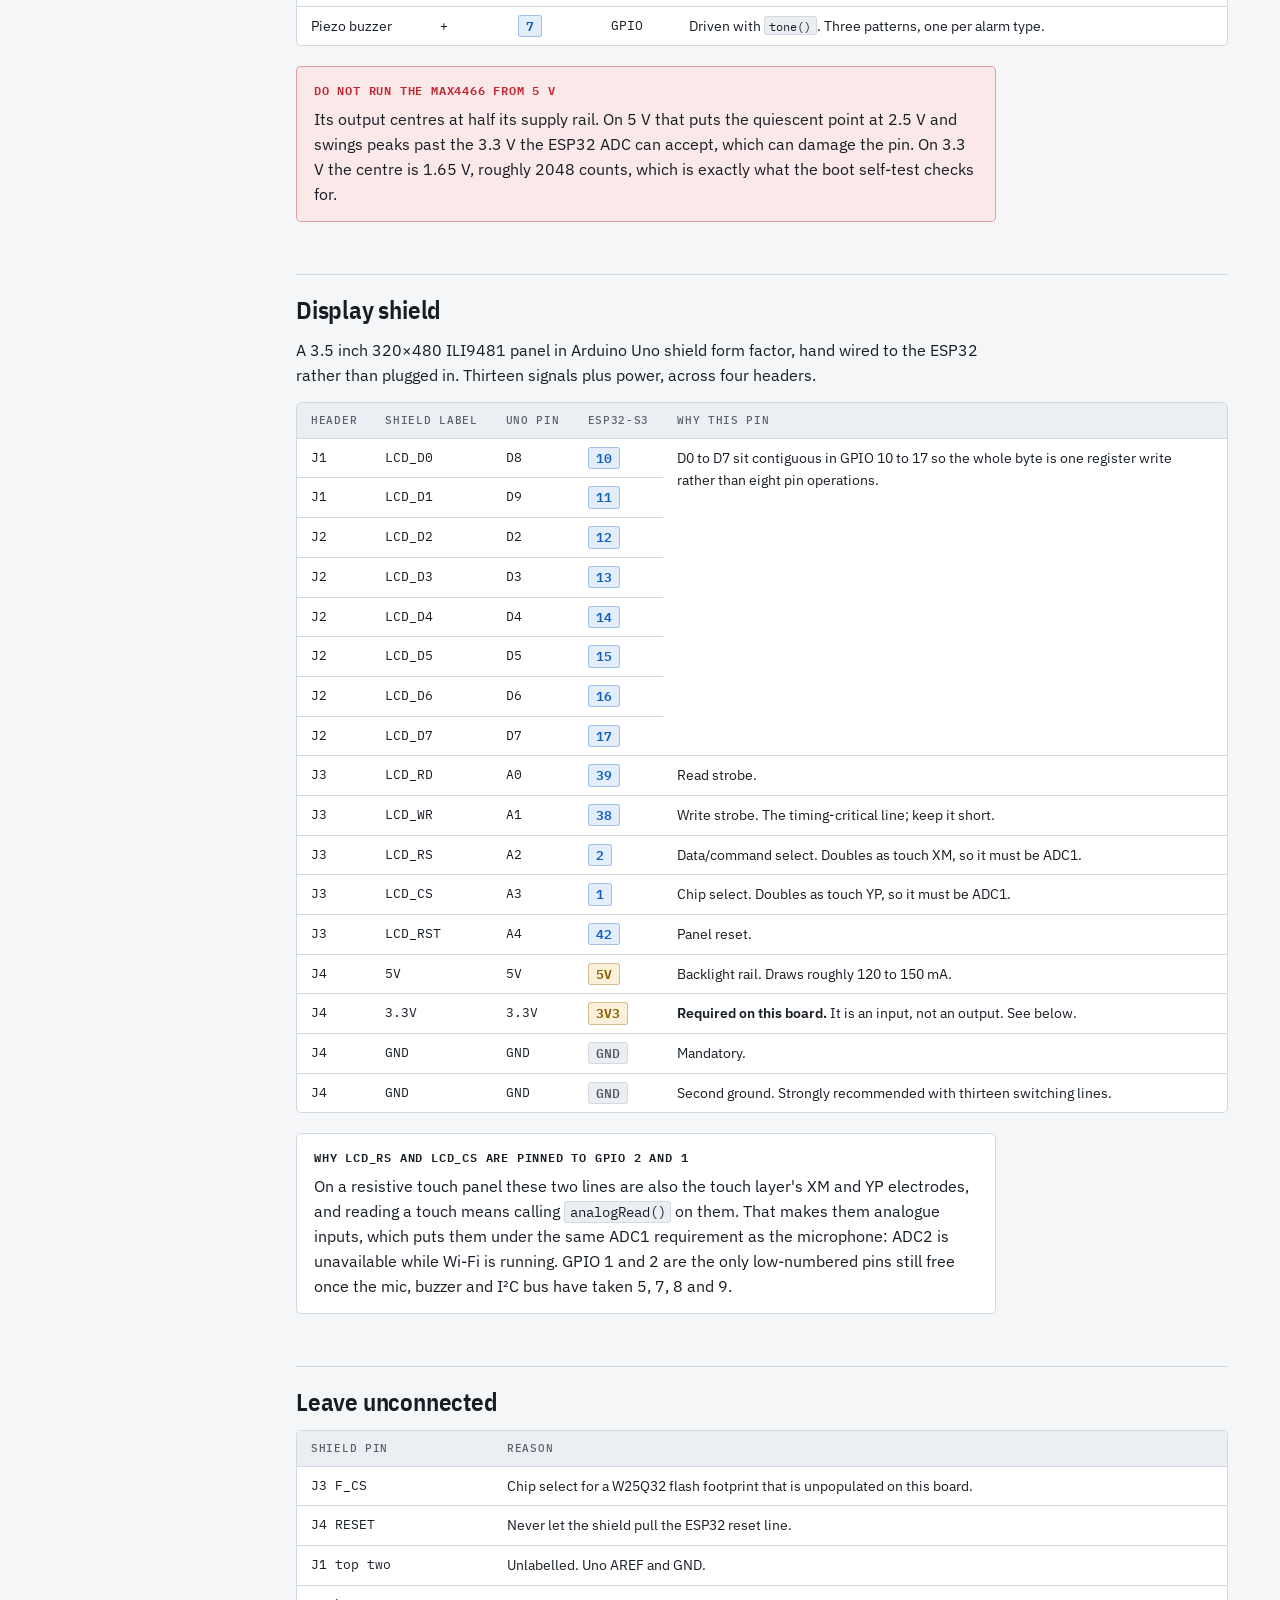
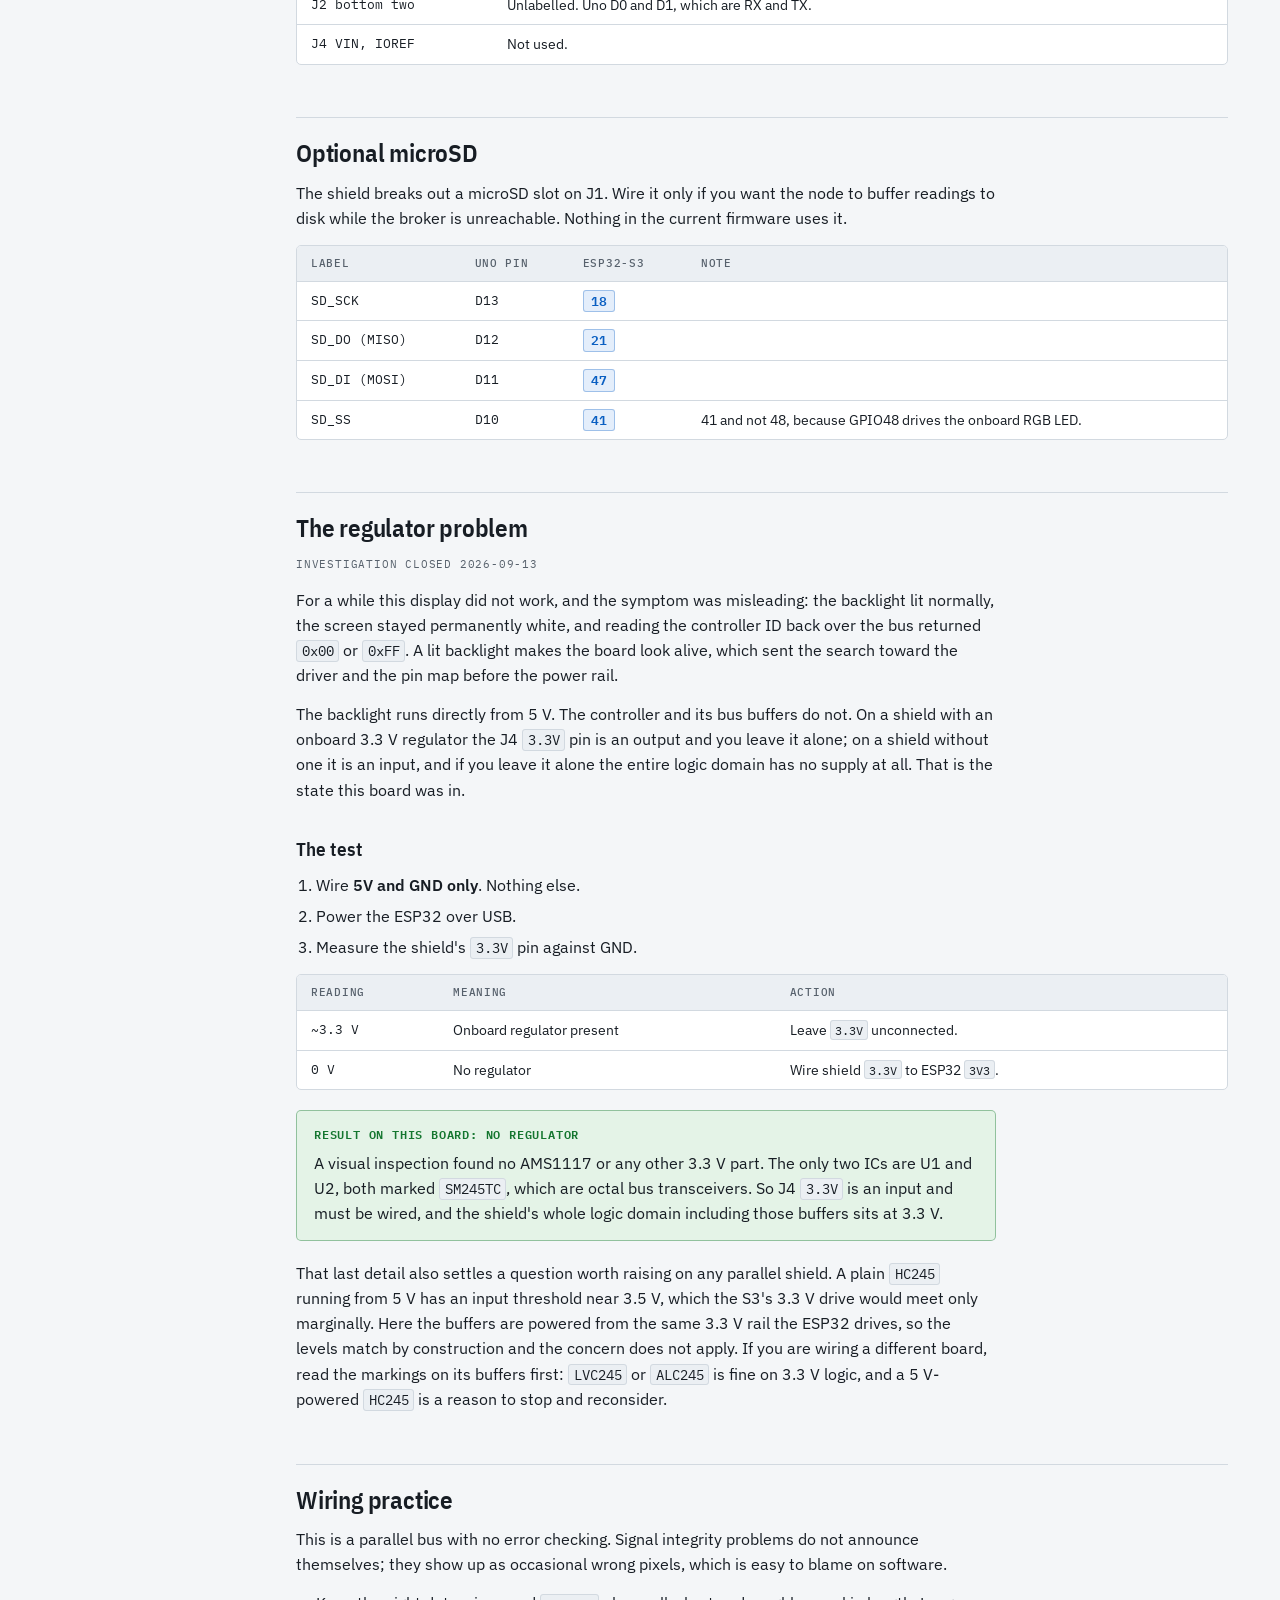
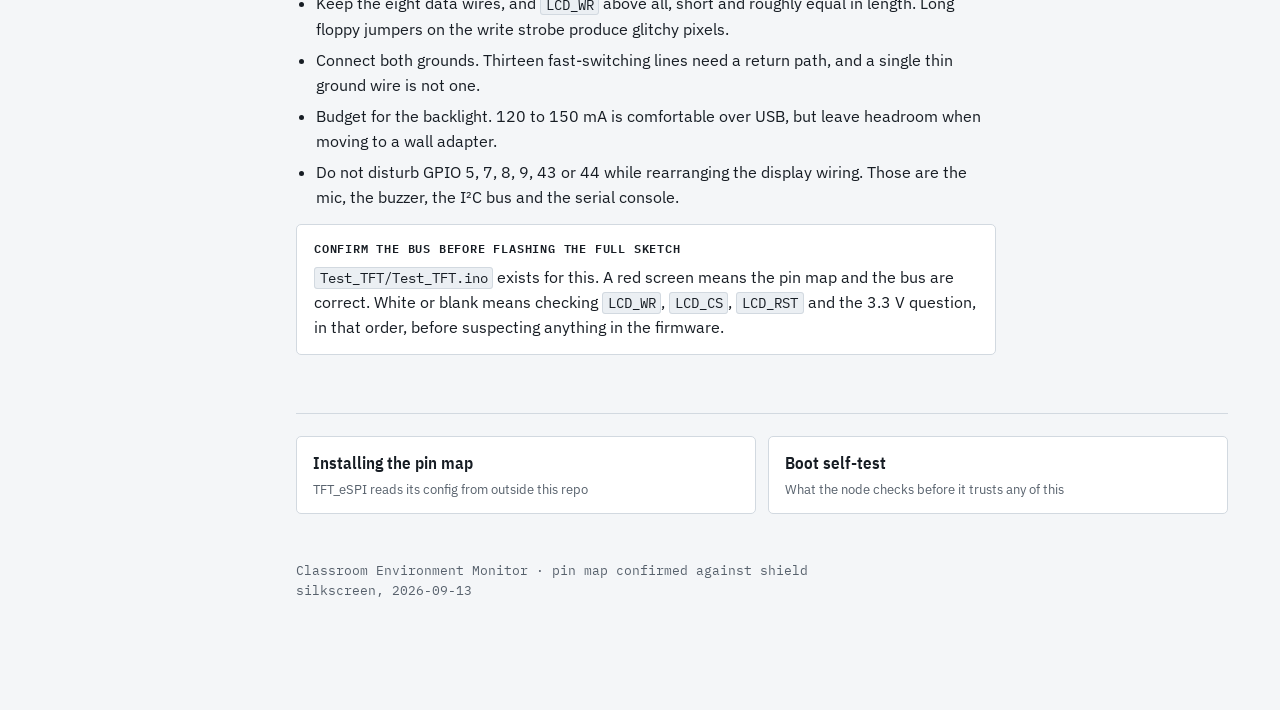
<file: docs/hardware.html>
<!doctype html>
<html lang="en">
<head>
  <meta charset="utf-8">
  <meta name="viewport" content="width=device-width,initial-scale=1">
  <title>Pins &amp; Wiring</title>
  <link rel="preconnect" href="https://fonts.googleapis.com">
  <link rel="preconnect" href="https://fonts.gstatic.com" crossorigin>
  <link rel="stylesheet" href="https://fonts.googleapis.com/css2?family=IBM+Plex+Mono:wght@400;500;600&family=IBM+Plex+Sans+Condensed:wght@600;700&family=IBM+Plex+Sans:ital,wght@0,400;0,500;0,600;1,400&display=swap">
  <link rel="stylesheet" href="styles.css">
  <meta name="description" content="Complete pin map and wiring for the ESP32-S3 node and its ILI9481 parallel display shield.">
</head>
<body>
<div class="shell">

  <aside class="rail">
    <div class="rail-id">
      <b>Classroom Environment Monitor</b>
      <span>ESP32-S3 &middot; rev 2026-09-13</span>
    </div>
    <nav>
      <a href="index.html">Overview</a>
      <a href="hardware.html" aria-current="page">Pins &amp; wiring</a>
      <a href="firmware.html">Firmware</a>
      <a href="mqtt.html">MQTT contract</a>
      <a href="setup.html">Build &amp; bring-up</a>
    </nav>
    <div class="rail-sub">
      <p>On this page</p>
      <a href="#budget">The pin budget</a>
      <a href="#sensors">Sensors and buzzer</a>
      <a href="#shield">Display shield</a>
      <a href="#unconnected">Leave unconnected</a>
      <a href="#sd">Optional microSD</a>
      <a href="#regulator">The regulator problem</a>
      <a href="#practice">Wiring practice</a>
    </div>
  </aside>

  <main class="page">

    <p class="crumb">Pins &amp; wiring</p>
    <h1>Every connection, and why it lands where it does</h1>

    <p class="lede">
      The ESP32-S3 DevKitC-1 N16R8 advertises 45 usable GPIOs. By the time the flash, the
      PSRAM, the USB pair, the serial console and the ADC2 restriction have taken their share,
      the display's thirteen signals fit with almost nothing to spare. Nearly every pin choice
      on this board is forced. This page records what forced it.
    </p>

    <div class="note">
      <h4>Before you wire anything</h4>
      <p>
        Both boards present male pins, so every jumper here is <strong>female to female</strong>.
        Shield labels are read from its own silkscreen (headers J1 to J4); ESP32 numbers are the
        GPIO numbers printed on the DevKitC-1.
      </p>
    </div>

    <h2 id="budget">The pin budget</h2>

    <p>
      Four constraints eliminate most of the map before any design choice is made:
    </p>

    <ul>
      <li><strong>GPIO 26 to 32 are the SPI flash</strong> and <strong>33 to 37 are the OPI PSRAM</strong>, which is what the "R8" in N16R8 means. Twelve pins gone, permanently.</li>
      <li><strong>GPIO 22 to 25 do not exist</strong> on the S3 package. They are absent, not reserved.</li>
      <li><strong>GPIO 43 and 44 carry UART0</strong>, which is the serial CSV output; 19 and 20 are USB; 0, 45 and 46 are strapping pins sampled at reset.</li>
      <li><strong>ADC2 stops converting whenever Wi-Fi is on.</strong> Anything analogue has to sit on ADC1, meaning GPIO 1 to 10.</li>
    </ul>

    <figure>
      <div class="fig-wrap">
        <svg viewBox="0 0 900 292" role="img" aria-label="Allocation map of all 49 ESP32-S3 GPIO positions, colour coded by display bus, sensors, reserved functions, unavailable pins, optional microSD and free pins.">
          <rect x="3" y="8" width="85" height="44" rx="3" fill="var(--warn-wash)" stroke="var(--warn)" stroke-width="1"></rect>
          <text x="11" y="27" font-family="IBM Plex Mono, monospace" font-size="12.5" font-weight="600" fill="var(--text)">0</text>
          <text x="11" y="42" font-family="IBM Plex Mono, monospace" font-size="8.5" fill="var(--label)">strap</text>
          <rect x="92" y="8" width="85" height="44" rx="3" fill="var(--info-wash)" stroke="var(--info)" stroke-width="1"></rect>
          <text x="100" y="27" font-family="IBM Plex Mono, monospace" font-size="12.5" font-weight="600" fill="var(--text)">1</text>
          <text x="100" y="42" font-family="IBM Plex Mono, monospace" font-size="8.5" fill="var(--label)">TFT_CS &#183; ADC1</text>
          <rect x="181" y="8" width="85" height="44" rx="3" fill="var(--info-wash)" stroke="var(--info)" stroke-width="1"></rect>
          <text x="189" y="27" font-family="IBM Plex Mono, monospace" font-size="12.5" font-weight="600" fill="var(--text)">2</text>
          <text x="189" y="42" font-family="IBM Plex Mono, monospace" font-size="8.5" fill="var(--label)">TFT_DC &#183; ADC1</text>
          <rect x="270" y="8" width="85" height="44" rx="3" fill="none" stroke="var(--edge)" stroke-width="1"></rect>
          <text x="278" y="27" font-family="IBM Plex Mono, monospace" font-size="12.5" font-weight="600" fill="var(--text-soft)">3</text>
          <text x="278" y="42" font-family="IBM Plex Mono, monospace" font-size="8.5" fill="var(--label)">free</text>
          <rect x="359" y="8" width="85" height="44" rx="3" fill="none" stroke="var(--edge)" stroke-width="1"></rect>
          <text x="367" y="27" font-family="IBM Plex Mono, monospace" font-size="12.5" font-weight="600" fill="var(--text-soft)">4</text>
          <text x="367" y="42" font-family="IBM Plex Mono, monospace" font-size="8.5" fill="var(--label)">free</text>
          <rect x="448" y="8" width="85" height="44" rx="3" fill="var(--ok-wash)" stroke="var(--ok)" stroke-width="1"></rect>
          <text x="456" y="27" font-family="IBM Plex Mono, monospace" font-size="12.5" font-weight="600" fill="var(--text)">5</text>
          <text x="456" y="42" font-family="IBM Plex Mono, monospace" font-size="8.5" fill="var(--label)">MIC &#183; ADC1</text>
          <rect x="537" y="8" width="85" height="44" rx="3" fill="none" stroke="var(--edge)" stroke-width="1"></rect>
          <text x="545" y="27" font-family="IBM Plex Mono, monospace" font-size="12.5" font-weight="600" fill="var(--text-soft)">6</text>
          <text x="545" y="42" font-family="IBM Plex Mono, monospace" font-size="8.5" fill="var(--label)">free</text>
          <rect x="626" y="8" width="85" height="44" rx="3" fill="var(--ok-wash)" stroke="var(--ok)" stroke-width="1"></rect>
          <text x="634" y="27" font-family="IBM Plex Mono, monospace" font-size="12.5" font-weight="600" fill="var(--text)">7</text>
          <text x="634" y="42" font-family="IBM Plex Mono, monospace" font-size="8.5" fill="var(--label)">BUZZER</text>
          <rect x="715" y="8" width="85" height="44" rx="3" fill="var(--ok-wash)" stroke="var(--ok)" stroke-width="1"></rect>
          <text x="723" y="27" font-family="IBM Plex Mono, monospace" font-size="12.5" font-weight="600" fill="var(--text)">8</text>
          <text x="723" y="42" font-family="IBM Plex Mono, monospace" font-size="8.5" fill="var(--label)">I2C SDA</text>
          <rect x="804" y="8" width="85" height="44" rx="3" fill="var(--ok-wash)" stroke="var(--ok)" stroke-width="1"></rect>
          <text x="812" y="27" font-family="IBM Plex Mono, monospace" font-size="12.5" font-weight="600" fill="var(--text)">9</text>
          <text x="812" y="42" font-family="IBM Plex Mono, monospace" font-size="8.5" fill="var(--label)">I2C SCL</text>
          <rect x="3" y="56" width="85" height="44" rx="3" fill="var(--info-wash)" stroke="var(--info)" stroke-width="1"></rect>
          <text x="11" y="75" font-family="IBM Plex Mono, monospace" font-size="12.5" font-weight="600" fill="var(--text)">10</text>
          <text x="11" y="90" font-family="IBM Plex Mono, monospace" font-size="8.5" fill="var(--label)">TFT_D0</text>
          <rect x="92" y="56" width="85" height="44" rx="3" fill="var(--info-wash)" stroke="var(--info)" stroke-width="1"></rect>
          <text x="100" y="75" font-family="IBM Plex Mono, monospace" font-size="12.5" font-weight="600" fill="var(--text)">11</text>
          <text x="100" y="90" font-family="IBM Plex Mono, monospace" font-size="8.5" fill="var(--label)">TFT_D1</text>
          <rect x="181" y="56" width="85" height="44" rx="3" fill="var(--info-wash)" stroke="var(--info)" stroke-width="1"></rect>
          <text x="189" y="75" font-family="IBM Plex Mono, monospace" font-size="12.5" font-weight="600" fill="var(--text)">12</text>
          <text x="189" y="90" font-family="IBM Plex Mono, monospace" font-size="8.5" fill="var(--label)">TFT_D2</text>
          <rect x="270" y="56" width="85" height="44" rx="3" fill="var(--info-wash)" stroke="var(--info)" stroke-width="1"></rect>
          <text x="278" y="75" font-family="IBM Plex Mono, monospace" font-size="12.5" font-weight="600" fill="var(--text)">13</text>
          <text x="278" y="90" font-family="IBM Plex Mono, monospace" font-size="8.5" fill="var(--label)">TFT_D3</text>
          <rect x="359" y="56" width="85" height="44" rx="3" fill="var(--info-wash)" stroke="var(--info)" stroke-width="1"></rect>
          <text x="367" y="75" font-family="IBM Plex Mono, monospace" font-size="12.5" font-weight="600" fill="var(--text)">14</text>
          <text x="367" y="90" font-family="IBM Plex Mono, monospace" font-size="8.5" fill="var(--label)">TFT_D4</text>
          <rect x="448" y="56" width="85" height="44" rx="3" fill="var(--info-wash)" stroke="var(--info)" stroke-width="1"></rect>
          <text x="456" y="75" font-family="IBM Plex Mono, monospace" font-size="12.5" font-weight="600" fill="var(--text)">15</text>
          <text x="456" y="90" font-family="IBM Plex Mono, monospace" font-size="8.5" fill="var(--label)">TFT_D5</text>
          <rect x="537" y="56" width="85" height="44" rx="3" fill="var(--info-wash)" stroke="var(--info)" stroke-width="1"></rect>
          <text x="545" y="75" font-family="IBM Plex Mono, monospace" font-size="12.5" font-weight="600" fill="var(--text)">16</text>
          <text x="545" y="90" font-family="IBM Plex Mono, monospace" font-size="8.5" fill="var(--label)">TFT_D6</text>
          <rect x="626" y="56" width="85" height="44" rx="3" fill="var(--info-wash)" stroke="var(--info)" stroke-width="1"></rect>
          <text x="634" y="75" font-family="IBM Plex Mono, monospace" font-size="12.5" font-weight="600" fill="var(--text)">17</text>
          <text x="634" y="90" font-family="IBM Plex Mono, monospace" font-size="8.5" fill="var(--label)">TFT_D7</text>
          <rect x="715" y="56" width="85" height="44" rx="3" fill="var(--surface-2)" stroke="var(--label)" stroke-width="1"></rect>
          <text x="723" y="75" font-family="IBM Plex Mono, monospace" font-size="12.5" font-weight="600" fill="var(--text)">18</text>
          <text x="723" y="90" font-family="IBM Plex Mono, monospace" font-size="8.5" fill="var(--label)">SD_SCK opt</text>
          <rect x="804" y="56" width="85" height="44" rx="3" fill="var(--warn-wash)" stroke="var(--warn)" stroke-width="1"></rect>
          <text x="812" y="75" font-family="IBM Plex Mono, monospace" font-size="12.5" font-weight="600" fill="var(--text)">19</text>
          <text x="812" y="90" font-family="IBM Plex Mono, monospace" font-size="8.5" fill="var(--label)">USB D-</text>
          <rect x="3" y="104" width="85" height="44" rx="3" fill="var(--warn-wash)" stroke="var(--warn)" stroke-width="1"></rect>
          <text x="11" y="123" font-family="IBM Plex Mono, monospace" font-size="12.5" font-weight="600" fill="var(--text)">20</text>
          <text x="11" y="138" font-family="IBM Plex Mono, monospace" font-size="8.5" fill="var(--label)">USB D+</text>
          <rect x="92" y="104" width="85" height="44" rx="3" fill="var(--surface-2)" stroke="var(--label)" stroke-width="1"></rect>
          <text x="100" y="123" font-family="IBM Plex Mono, monospace" font-size="12.5" font-weight="600" fill="var(--text)">21</text>
          <text x="100" y="138" font-family="IBM Plex Mono, monospace" font-size="8.5" fill="var(--label)">SD_MISO opt</text>
          <rect x="181" y="104" width="85" height="44" rx="3" fill="var(--alert-wash)" stroke="var(--alert)" stroke-width="1"></rect>
          <text x="189" y="123" font-family="IBM Plex Mono, monospace" font-size="12.5" font-weight="600" fill="var(--text)">22</text>
          <text x="189" y="138" font-family="IBM Plex Mono, monospace" font-size="8.5" fill="var(--label)">not on S3</text>
          <rect x="270" y="104" width="85" height="44" rx="3" fill="var(--alert-wash)" stroke="var(--alert)" stroke-width="1"></rect>
          <text x="278" y="123" font-family="IBM Plex Mono, monospace" font-size="12.5" font-weight="600" fill="var(--text)">23</text>
          <text x="278" y="138" font-family="IBM Plex Mono, monospace" font-size="8.5" fill="var(--label)">not on S3</text>
          <rect x="359" y="104" width="85" height="44" rx="3" fill="var(--alert-wash)" stroke="var(--alert)" stroke-width="1"></rect>
          <text x="367" y="123" font-family="IBM Plex Mono, monospace" font-size="12.5" font-weight="600" fill="var(--text)">24</text>
          <text x="367" y="138" font-family="IBM Plex Mono, monospace" font-size="8.5" fill="var(--label)">not on S3</text>
          <rect x="448" y="104" width="85" height="44" rx="3" fill="var(--alert-wash)" stroke="var(--alert)" stroke-width="1"></rect>
          <text x="456" y="123" font-family="IBM Plex Mono, monospace" font-size="12.5" font-weight="600" fill="var(--text)">25</text>
          <text x="456" y="138" font-family="IBM Plex Mono, monospace" font-size="8.5" fill="var(--label)">not on S3</text>
          <rect x="537" y="104" width="85" height="44" rx="3" fill="var(--alert-wash)" stroke="var(--alert)" stroke-width="1"></rect>
          <text x="545" y="123" font-family="IBM Plex Mono, monospace" font-size="12.5" font-weight="600" fill="var(--text)">26</text>
          <text x="545" y="138" font-family="IBM Plex Mono, monospace" font-size="8.5" fill="var(--label)">SPI flash</text>
          <rect x="626" y="104" width="85" height="44" rx="3" fill="var(--alert-wash)" stroke="var(--alert)" stroke-width="1"></rect>
          <text x="634" y="123" font-family="IBM Plex Mono, monospace" font-size="12.5" font-weight="600" fill="var(--text)">27</text>
          <text x="634" y="138" font-family="IBM Plex Mono, monospace" font-size="8.5" fill="var(--label)">SPI flash</text>
          <rect x="715" y="104" width="85" height="44" rx="3" fill="var(--alert-wash)" stroke="var(--alert)" stroke-width="1"></rect>
          <text x="723" y="123" font-family="IBM Plex Mono, monospace" font-size="12.5" font-weight="600" fill="var(--text)">28</text>
          <text x="723" y="138" font-family="IBM Plex Mono, monospace" font-size="8.5" fill="var(--label)">SPI flash</text>
          <rect x="804" y="104" width="85" height="44" rx="3" fill="var(--alert-wash)" stroke="var(--alert)" stroke-width="1"></rect>
          <text x="812" y="123" font-family="IBM Plex Mono, monospace" font-size="12.5" font-weight="600" fill="var(--text)">29</text>
          <text x="812" y="138" font-family="IBM Plex Mono, monospace" font-size="8.5" fill="var(--label)">SPI flash</text>
          <rect x="3" y="152" width="85" height="44" rx="3" fill="var(--alert-wash)" stroke="var(--alert)" stroke-width="1"></rect>
          <text x="11" y="171" font-family="IBM Plex Mono, monospace" font-size="12.5" font-weight="600" fill="var(--text)">30</text>
          <text x="11" y="186" font-family="IBM Plex Mono, monospace" font-size="8.5" fill="var(--label)">SPI flash</text>
          <rect x="92" y="152" width="85" height="44" rx="3" fill="var(--alert-wash)" stroke="var(--alert)" stroke-width="1"></rect>
          <text x="100" y="171" font-family="IBM Plex Mono, monospace" font-size="12.5" font-weight="600" fill="var(--text)">31</text>
          <text x="100" y="186" font-family="IBM Plex Mono, monospace" font-size="8.5" fill="var(--label)">SPI flash</text>
          <rect x="181" y="152" width="85" height="44" rx="3" fill="var(--alert-wash)" stroke="var(--alert)" stroke-width="1"></rect>
          <text x="189" y="171" font-family="IBM Plex Mono, monospace" font-size="12.5" font-weight="600" fill="var(--text)">32</text>
          <text x="189" y="186" font-family="IBM Plex Mono, monospace" font-size="8.5" fill="var(--label)">SPI flash</text>
          <rect x="270" y="152" width="85" height="44" rx="3" fill="var(--alert-wash)" stroke="var(--alert)" stroke-width="1"></rect>
          <text x="278" y="171" font-family="IBM Plex Mono, monospace" font-size="12.5" font-weight="600" fill="var(--text)">33</text>
          <text x="278" y="186" font-family="IBM Plex Mono, monospace" font-size="8.5" fill="var(--label)">OPI PSRAM</text>
          <rect x="359" y="152" width="85" height="44" rx="3" fill="var(--alert-wash)" stroke="var(--alert)" stroke-width="1"></rect>
          <text x="367" y="171" font-family="IBM Plex Mono, monospace" font-size="12.5" font-weight="600" fill="var(--text)">34</text>
          <text x="367" y="186" font-family="IBM Plex Mono, monospace" font-size="8.5" fill="var(--label)">OPI PSRAM</text>
          <rect x="448" y="152" width="85" height="44" rx="3" fill="var(--alert-wash)" stroke="var(--alert)" stroke-width="1"></rect>
          <text x="456" y="171" font-family="IBM Plex Mono, monospace" font-size="12.5" font-weight="600" fill="var(--text)">35</text>
          <text x="456" y="186" font-family="IBM Plex Mono, monospace" font-size="8.5" fill="var(--label)">OPI PSRAM</text>
          <rect x="537" y="152" width="85" height="44" rx="3" fill="var(--alert-wash)" stroke="var(--alert)" stroke-width="1"></rect>
          <text x="545" y="171" font-family="IBM Plex Mono, monospace" font-size="12.5" font-weight="600" fill="var(--text)">36</text>
          <text x="545" y="186" font-family="IBM Plex Mono, monospace" font-size="8.5" fill="var(--label)">OPI PSRAM</text>
          <rect x="626" y="152" width="85" height="44" rx="3" fill="var(--alert-wash)" stroke="var(--alert)" stroke-width="1"></rect>
          <text x="634" y="171" font-family="IBM Plex Mono, monospace" font-size="12.5" font-weight="600" fill="var(--text)">37</text>
          <text x="634" y="186" font-family="IBM Plex Mono, monospace" font-size="8.5" fill="var(--label)">OPI PSRAM</text>
          <rect x="715" y="152" width="85" height="44" rx="3" fill="var(--info-wash)" stroke="var(--info)" stroke-width="1"></rect>
          <text x="723" y="171" font-family="IBM Plex Mono, monospace" font-size="12.5" font-weight="600" fill="var(--text)">38</text>
          <text x="723" y="186" font-family="IBM Plex Mono, monospace" font-size="8.5" fill="var(--label)">TFT_WR</text>
          <rect x="804" y="152" width="85" height="44" rx="3" fill="var(--info-wash)" stroke="var(--info)" stroke-width="1"></rect>
          <text x="812" y="171" font-family="IBM Plex Mono, monospace" font-size="12.5" font-weight="600" fill="var(--text)">39</text>
          <text x="812" y="186" font-family="IBM Plex Mono, monospace" font-size="8.5" fill="var(--label)">TFT_RD</text>
          <rect x="3" y="200" width="85" height="44" rx="3" fill="none" stroke="var(--edge)" stroke-width="1"></rect>
          <text x="11" y="219" font-family="IBM Plex Mono, monospace" font-size="12.5" font-weight="600" fill="var(--text-soft)">40</text>
          <text x="11" y="234" font-family="IBM Plex Mono, monospace" font-size="8.5" fill="var(--label)">free</text>
          <rect x="92" y="200" width="85" height="44" rx="3" fill="var(--surface-2)" stroke="var(--label)" stroke-width="1"></rect>
          <text x="100" y="219" font-family="IBM Plex Mono, monospace" font-size="12.5" font-weight="600" fill="var(--text)">41</text>
          <text x="100" y="234" font-family="IBM Plex Mono, monospace" font-size="8.5" fill="var(--label)">SD_SS opt</text>
          <rect x="181" y="200" width="85" height="44" rx="3" fill="var(--info-wash)" stroke="var(--info)" stroke-width="1"></rect>
          <text x="189" y="219" font-family="IBM Plex Mono, monospace" font-size="12.5" font-weight="600" fill="var(--text)">42</text>
          <text x="189" y="234" font-family="IBM Plex Mono, monospace" font-size="8.5" fill="var(--label)">TFT_RST</text>
          <rect x="270" y="200" width="85" height="44" rx="3" fill="var(--warn-wash)" stroke="var(--warn)" stroke-width="1"></rect>
          <text x="278" y="219" font-family="IBM Plex Mono, monospace" font-size="12.5" font-weight="600" fill="var(--text)">43</text>
          <text x="278" y="234" font-family="IBM Plex Mono, monospace" font-size="8.5" fill="var(--label)">UART0 TX</text>
          <rect x="359" y="200" width="85" height="44" rx="3" fill="var(--warn-wash)" stroke="var(--warn)" stroke-width="1"></rect>
          <text x="367" y="219" font-family="IBM Plex Mono, monospace" font-size="12.5" font-weight="600" fill="var(--text)">44</text>
          <text x="367" y="234" font-family="IBM Plex Mono, monospace" font-size="8.5" fill="var(--label)">UART0 RX</text>
          <rect x="448" y="200" width="85" height="44" rx="3" fill="var(--warn-wash)" stroke="var(--warn)" stroke-width="1"></rect>
          <text x="456" y="219" font-family="IBM Plex Mono, monospace" font-size="12.5" font-weight="600" fill="var(--text)">45</text>
          <text x="456" y="234" font-family="IBM Plex Mono, monospace" font-size="8.5" fill="var(--label)">strap</text>
          <rect x="537" y="200" width="85" height="44" rx="3" fill="var(--warn-wash)" stroke="var(--warn)" stroke-width="1"></rect>
          <text x="545" y="219" font-family="IBM Plex Mono, monospace" font-size="12.5" font-weight="600" fill="var(--text)">46</text>
          <text x="545" y="234" font-family="IBM Plex Mono, monospace" font-size="8.5" fill="var(--label)">strap</text>
          <rect x="626" y="200" width="85" height="44" rx="3" fill="var(--surface-2)" stroke="var(--label)" stroke-width="1"></rect>
          <text x="634" y="219" font-family="IBM Plex Mono, monospace" font-size="12.5" font-weight="600" fill="var(--text)">47</text>
          <text x="634" y="234" font-family="IBM Plex Mono, monospace" font-size="8.5" fill="var(--label)">SD_MOSI opt</text>
          <rect x="715" y="200" width="85" height="44" rx="3" fill="var(--warn-wash)" stroke="var(--warn)" stroke-width="1"></rect>
          <text x="723" y="219" font-family="IBM Plex Mono, monospace" font-size="12.5" font-weight="600" fill="var(--text)">48</text>
          <text x="723" y="234" font-family="IBM Plex Mono, monospace" font-size="8.5" fill="var(--label)">RGB LED</text>
          <rect x="3" y="256" width="13" height="13" rx="2.5" fill="var(--info-wash)" stroke="var(--info)"></rect>
          <text x="22" y="267" font-family="IBM Plex Sans, sans-serif" font-size="11.5" fill="var(--text-soft)">Display bus</text>
          <rect x="99" y="256" width="13" height="13" rx="2.5" fill="var(--ok-wash)" stroke="var(--ok)"></rect>
          <text x="118" y="267" font-family="IBM Plex Sans, sans-serif" font-size="11.5" fill="var(--text-soft)">Sensors</text>
          <rect x="169" y="256" width="13" height="13" rx="2.5" fill="var(--warn-wash)" stroke="var(--warn)"></rect>
          <text x="188" y="267" font-family="IBM Plex Sans, sans-serif" font-size="11.5" fill="var(--text-soft)">Reserved</text>
          <rect x="246" y="256" width="13" height="13" rx="2.5" fill="var(--alert-wash)" stroke="var(--alert)"></rect>
          <text x="265" y="267" font-family="IBM Plex Sans, sans-serif" font-size="11.5" fill="var(--text-soft)">Unavailable</text>
          <rect x="342" y="256" width="13" height="13" rx="2.5" fill="var(--surface-2)" stroke="var(--label)"></rect>
          <text x="361" y="267" font-family="IBM Plex Sans, sans-serif" font-size="11.5" fill="var(--text-soft)">microSD (optional)</text>
          <rect x="483" y="256" width="13" height="13" rx="2.5" fill="none" stroke="var(--edge)"></rect>
          <text x="502" y="267" font-family="IBM Plex Sans, sans-serif" font-size="11.5" fill="var(--text-soft)">Free</text>
        </svg>
      </div>
      <figcaption>
        <b>Where all 49 positions go.</b> After the display is wired, six pins remain free:
        GPIO 3, 4, 6, 40, 48 and whichever of the microSD group you decline to use. GPIO48
        drives the DevKitC-1 onboard RGB LED, which is why the optional SD chip select is 41
        rather than the more obvious 48.
      </figcaption>
    </figure>

    <h2 id="sensors">Sensors and buzzer</h2>

    <p>
      Two sensors share one I&sup2;C bus; the microphone is analogue and the buzzer is a tone
      output. This group was wired first and has not moved since.
    </p>

    <div class="tw">
      <table>
        <thead>
          <tr><th>Part</th><th>Signal</th><th>ESP32-S3</th><th>Supply</th><th>Notes</th></tr>
        </thead>
        <tbody>
          <tr>
            <td rowspan="2">SHT3x<br><span style="color:var(--label);font-size:12.5px">temp + humidity</span></td>
            <td class="mono">SDA</td><td><span class="gpio">8</span></td>
            <td rowspan="2" class="mono">3.3 V</td>
            <td rowspan="2" class="wide">Address <code>0x44</code> with ADDR to GND, <code>0x45</code> to VDD. Bus runs at 100 kHz.</td>
          </tr>
          <tr><td class="mono">SCL</td><td><span class="gpio">9</span></td></tr>
          <tr>
            <td rowspan="2">BH1750<br><span style="color:var(--label);font-size:12.5px">illuminance</span></td>
            <td class="mono">SDA</td><td><span class="gpio">8</span></td>
            <td rowspan="2" class="mono">3.3 V</td>
            <td rowspan="2" class="wide">Address <code>0x23</code> with ADDR to GND, <code>0x5C</code> to VDD. Same two wires as the SHT3x.</td>
          </tr>
          <tr><td class="mono">SCL</td><td><span class="gpio">9</span></td></tr>
          <tr>
            <td>MAX4466<br><span style="color:var(--label);font-size:12.5px">electret mic</span></td>
            <td class="mono">OUT</td><td><span class="gpio">5</span></td>
            <td class="mono">3.3 V</td>
            <td class="wide">Must be ADC1. Must share ground with the ESP32.</td>
          </tr>
          <tr>
            <td>Piezo buzzer</td>
            <td class="mono">+</td><td><span class="gpio">7</span></td>
            <td class="mono">GPIO</td>
            <td class="wide">Driven with <code>tone()</code>. Three patterns, one per alarm type.</td>
          </tr>
        </tbody>
      </table>
    </div>

    <div class="note alert">
      <h4>Do not run the MAX4466 from 5 V</h4>
      <p>
        Its output centres at half its supply rail. On 5 V that puts the quiescent point at
        2.5 V and swings peaks past the 3.3 V the ESP32 ADC can accept, which can damage the
        pin. On 3.3 V the centre is 1.65 V, roughly 2048 counts, which is exactly what the boot
        self-test checks for.
      </p>
    </div>

    <h2 id="shield">Display shield</h2>

    <p>
      A 3.5 inch 320&times;480 ILI9481 panel in Arduino Uno shield form factor, hand wired to
      the ESP32 rather than plugged in. Thirteen signals plus power, across four headers.
    </p>

    <div class="tw">
      <table>
        <thead>
          <tr><th>Header</th><th>Shield label</th><th>Uno pin</th><th>ESP32-S3</th><th>Why this pin</th></tr>
        </thead>
        <tbody>
          <tr><td class="mono">J1</td><td class="mono">LCD_D0</td><td class="mono">D8</td><td><span class="gpio">10</span></td><td rowspan="8" class="wide">D0 to D7 sit contiguous in GPIO 10 to 17 so the whole byte is one register write rather than eight pin operations.</td></tr>
          <tr><td class="mono">J1</td><td class="mono">LCD_D1</td><td class="mono">D9</td><td><span class="gpio">11</span></td></tr>
          <tr><td class="mono">J2</td><td class="mono">LCD_D2</td><td class="mono">D2</td><td><span class="gpio">12</span></td></tr>
          <tr><td class="mono">J2</td><td class="mono">LCD_D3</td><td class="mono">D3</td><td><span class="gpio">13</span></td></tr>
          <tr><td class="mono">J2</td><td class="mono">LCD_D4</td><td class="mono">D4</td><td><span class="gpio">14</span></td></tr>
          <tr><td class="mono">J2</td><td class="mono">LCD_D5</td><td class="mono">D5</td><td><span class="gpio">15</span></td></tr>
          <tr><td class="mono">J2</td><td class="mono">LCD_D6</td><td class="mono">D6</td><td><span class="gpio">16</span></td></tr>
          <tr><td class="mono">J2</td><td class="mono">LCD_D7</td><td class="mono">D7</td><td><span class="gpio">17</span></td></tr>
          <tr><td class="mono">J3</td><td class="mono">LCD_RD</td><td class="mono">A0</td><td><span class="gpio">39</span></td><td class="wide">Read strobe.</td></tr>
          <tr><td class="mono">J3</td><td class="mono">LCD_WR</td><td class="mono">A1</td><td><span class="gpio">38</span></td><td class="wide">Write strobe. The timing-critical line; keep it short.</td></tr>
          <tr><td class="mono">J3</td><td class="mono">LCD_RS</td><td class="mono">A2</td><td><span class="gpio">2</span></td><td class="wide">Data/command select. Doubles as touch XM, so it must be ADC1.</td></tr>
          <tr><td class="mono">J3</td><td class="mono">LCD_CS</td><td class="mono">A3</td><td><span class="gpio">1</span></td><td class="wide">Chip select. Doubles as touch YP, so it must be ADC1.</td></tr>
          <tr><td class="mono">J3</td><td class="mono">LCD_RST</td><td class="mono">A4</td><td><span class="gpio">42</span></td><td class="wide">Panel reset.</td></tr>
          <tr><td class="mono">J4</td><td class="mono">5V</td><td class="mono">5V</td><td><span class="gpio pwr">5V</span></td><td class="wide">Backlight rail. Draws roughly 120 to 150 mA.</td></tr>
          <tr><td class="mono">J4</td><td class="mono">3.3V</td><td class="mono">3.3V</td><td><span class="gpio pwr">3V3</span></td><td class="wide"><strong>Required on this board.</strong> It is an input, not an output. See below.</td></tr>
          <tr><td class="mono">J4</td><td class="mono">GND</td><td class="mono">GND</td><td><span class="gpio gnd">GND</span></td><td class="wide">Mandatory.</td></tr>
          <tr><td class="mono">J4</td><td class="mono">GND</td><td class="mono">GND</td><td><span class="gpio gnd">GND</span></td><td class="wide">Second ground. Strongly recommended with thirteen switching lines.</td></tr>
        </tbody>
      </table>
    </div>

    <div class="note">
      <h4>Why LCD_RS and LCD_CS are pinned to GPIO 2 and 1</h4>
      <p>
        On a resistive touch panel these two lines are also the touch layer's XM and YP
        electrodes, and reading a touch means calling <code>analogRead()</code> on them. That
        makes them analogue inputs, which puts them under the same ADC1 requirement as the
        microphone: ADC2 is unavailable while Wi-Fi is running. GPIO 1 and 2 are the only
        low-numbered pins still free once the mic, buzzer and I&sup2;C bus have taken 5, 7, 8
        and 9.
      </p>
    </div>

    <h2 id="unconnected">Leave unconnected</h2>

    <div class="tw">
      <table>
        <thead><tr><th>Shield pin</th><th>Reason</th></tr></thead>
        <tbody>
          <tr><td class="mono">J3 F_CS</td><td class="wide">Chip select for a W25Q32 flash footprint that is unpopulated on this board.</td></tr>
          <tr><td class="mono">J4 RESET</td><td class="wide">Never let the shield pull the ESP32 reset line.</td></tr>
          <tr><td class="mono">J1 top two</td><td class="wide">Unlabelled. Uno AREF and GND.</td></tr>
          <tr><td class="mono">J2 bottom two</td><td class="wide">Unlabelled. Uno D0 and D1, which are RX and TX.</td></tr>
          <tr><td class="mono">J4 VIN, IOREF</td><td class="wide">Not used.</td></tr>
        </tbody>
      </table>
    </div>

    <h2 id="sd">Optional microSD</h2>

    <p>
      The shield breaks out a microSD slot on J1. Wire it only if you want the node to buffer
      readings to disk while the broker is unreachable. Nothing in the current firmware uses it.
    </p>

    <div class="tw">
      <table>
        <thead><tr><th>Label</th><th>Uno pin</th><th>ESP32-S3</th><th>Note</th></tr></thead>
        <tbody>
          <tr><td class="mono">SD_SCK</td><td class="mono">D13</td><td><span class="gpio">18</span></td><td></td></tr>
          <tr><td class="mono">SD_DO (MISO)</td><td class="mono">D12</td><td><span class="gpio">21</span></td><td></td></tr>
          <tr><td class="mono">SD_DI (MOSI)</td><td class="mono">D11</td><td><span class="gpio">47</span></td><td></td></tr>
          <tr><td class="mono">SD_SS</td><td class="mono">D10</td><td><span class="gpio">41</span></td><td class="wide">41 and not 48, because GPIO48 drives the onboard RGB LED.</td></tr>
        </tbody>
      </table>
    </div>

    <h2 id="regulator">The regulator problem</h2>

    <p class="crumb" style="margin-bottom:14px">Investigation closed 2026-09-13</p>

    <p>
      For a while this display did not work, and the symptom was misleading: the backlight lit
      normally, the screen stayed permanently white, and reading the controller ID back over
      the bus returned <code>0x00</code> or <code>0xFF</code>. A lit backlight makes the board
      look alive, which sent the search toward the driver and the pin map before the power rail.
    </p>

    <p>
      The backlight runs directly from 5 V. The controller and its bus buffers do not. On a
      shield with an onboard 3.3 V regulator the J4 <code>3.3V</code> pin is an output and you
      leave it alone; on a shield without one it is an input, and if you leave it alone the
      entire logic domain has no supply at all. That is the state this board was in.
    </p>

    <h3>The test</h3>
    <ol>
      <li>Wire <strong>5V and GND only</strong>. Nothing else.</li>
      <li>Power the ESP32 over USB.</li>
      <li>Measure the shield's <code>3.3V</code> pin against GND.</li>
    </ol>

    <div class="tw">
      <table>
        <thead><tr><th>Reading</th><th>Meaning</th><th>Action</th></tr></thead>
        <tbody>
          <tr><td class="mono">~3.3 V</td><td>Onboard regulator present</td><td class="wide">Leave <code>3.3V</code> unconnected.</td></tr>
          <tr><td class="mono">0 V</td><td>No regulator</td><td class="wide">Wire shield <code>3.3V</code> to ESP32 <code>3V3</code>.</td></tr>
        </tbody>
      </table>
    </div>

    <div class="note ok">
      <h4>Result on this board: no regulator</h4>
      <p>
        A visual inspection found no AMS1117 or any other 3.3 V part. The only two ICs are U1
        and U2, both marked <code>SM245TC</code>, which are octal bus transceivers. So J4
        <code>3.3V</code> is an input and must be wired, and the shield's whole logic domain
        including those buffers sits at 3.3 V.
      </p>
    </div>

    <p>
      That last detail also settles a question worth raising on any parallel shield. A plain
      <code>HC245</code> running from 5 V has an input threshold near 3.5 V, which the S3's
      3.3 V drive would meet only marginally. Here the buffers are powered from the same 3.3 V
      rail the ESP32 drives, so the levels match by construction and the concern does not
      apply. If you are wiring a different board, read the markings on its buffers first:
      <code>LVC245</code> or <code>ALC245</code> is fine on 3.3 V logic, and a 5 V-powered
      <code>HC245</code> is a reason to stop and reconsider.
    </p>

    <h2 id="practice">Wiring practice</h2>

    <p>
      This is a parallel bus with no error checking. Signal integrity problems do not announce
      themselves; they show up as occasional wrong pixels, which is easy to blame on software.
    </p>

    <ul>
      <li>
        Keep the eight data wires, and <code>LCD_WR</code> above all, short and roughly equal
        in length. Long floppy jumpers on the write strobe produce glitchy pixels.
      </li>
      <li>
        Connect both grounds. Thirteen fast-switching lines need a return path, and a single
        thin ground wire is not one.
      </li>
      <li>
        Budget for the backlight. 120 to 150 mA is comfortable over USB, but leave headroom
        when moving to a wall adapter.
      </li>
      <li>
        Do not disturb GPIO 5, 7, 8, 9, 43 or 44 while rearranging the display wiring. Those
        are the mic, the buzzer, the I&sup2;C bus and the serial console.
      </li>
    </ul>

    <div class="note">
      <h4>Confirm the bus before flashing the full sketch</h4>
      <p>
        <code>Test_TFT/Test_TFT.ino</code> exists for this. A red screen means the pin map and
        the bus are correct. White or blank means checking <code>LCD_WR</code>,
        <code>LCD_CS</code>, <code>LCD_RST</code> and the 3.3 V question, in that order, before
        suspecting anything in the firmware.
      </p>
    </div>

    <div class="next">
      <a href="setup.html#tft"><b>Installing the pin map</b><span>TFT_eSPI reads its config from outside this repo</span></a>
      <a href="firmware.html#preflight"><b>Boot self-test</b><span>What the node checks before it trusts any of this</span></a>
    </div>

    <p class="foot">Classroom Environment Monitor &middot; pin map confirmed against shield silkscreen, 2026-09-13</p>

  </main>
</div>
</body>
</html>
</file>
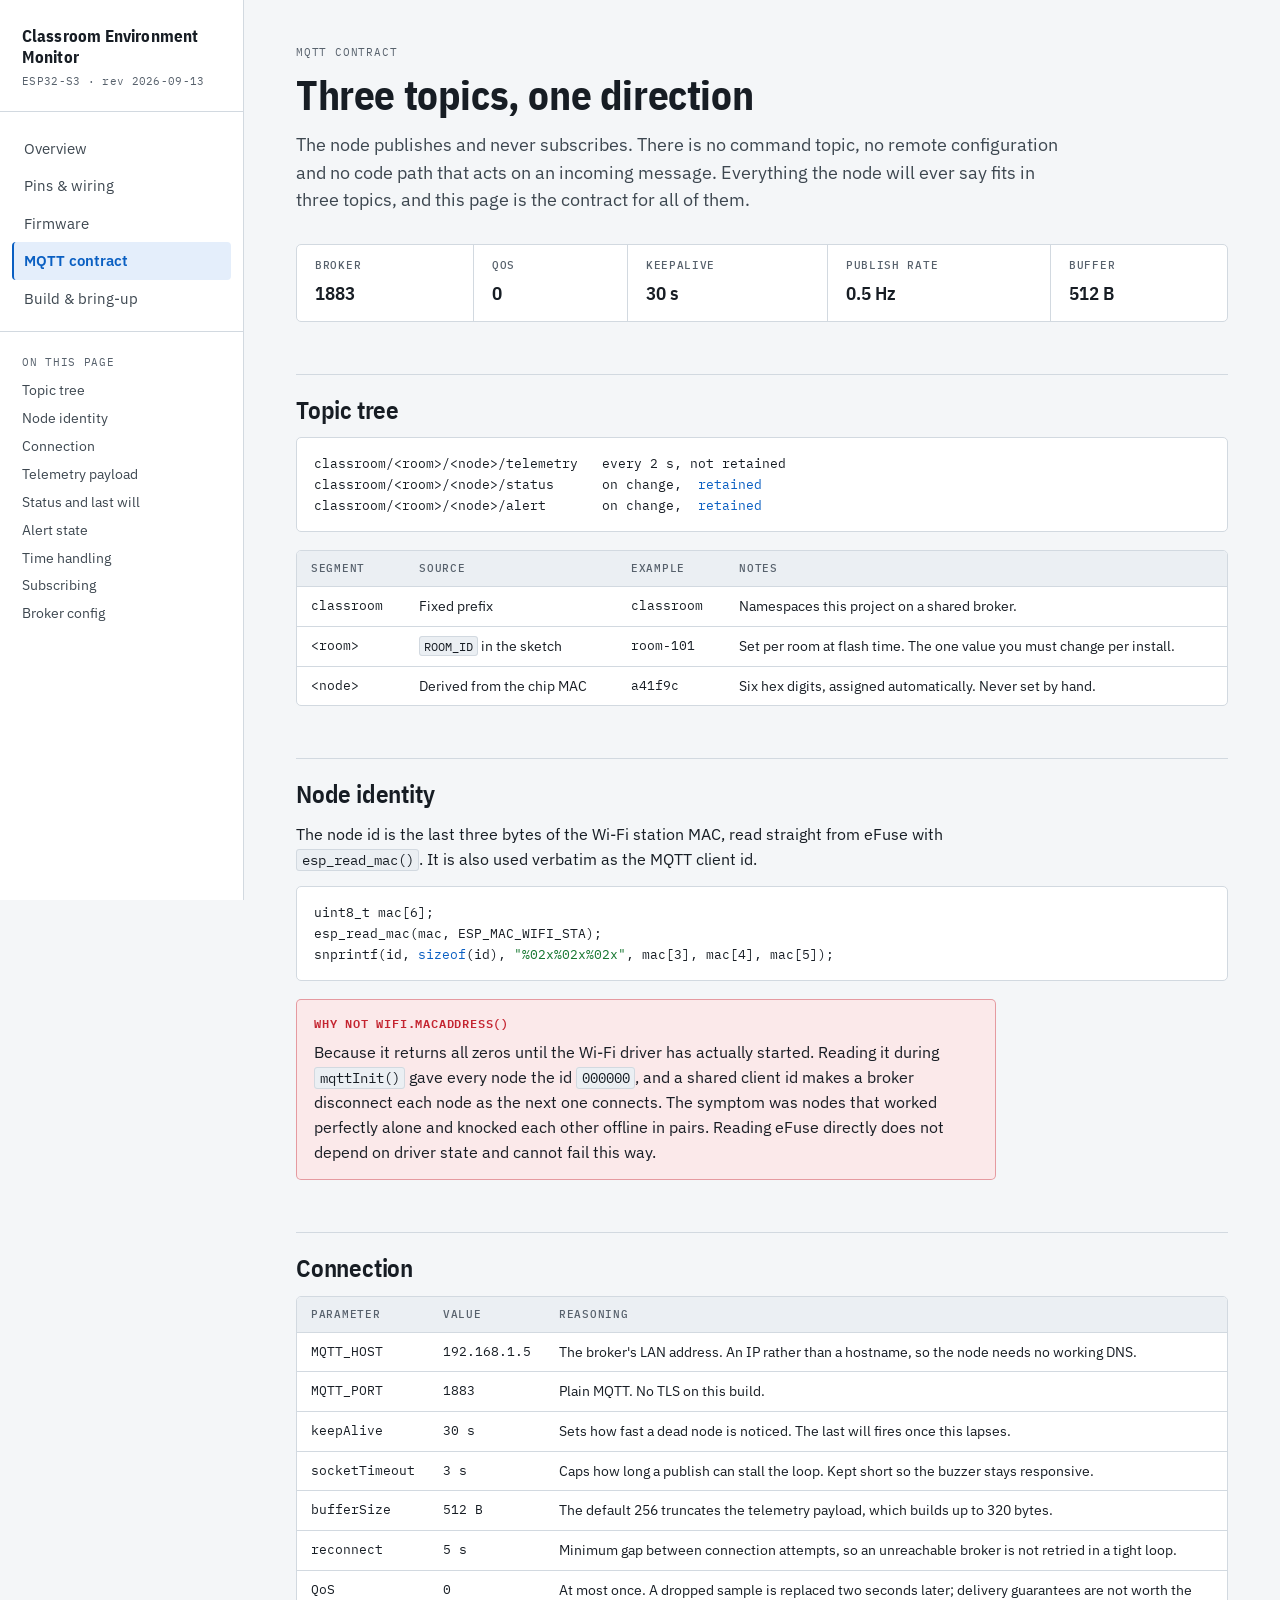
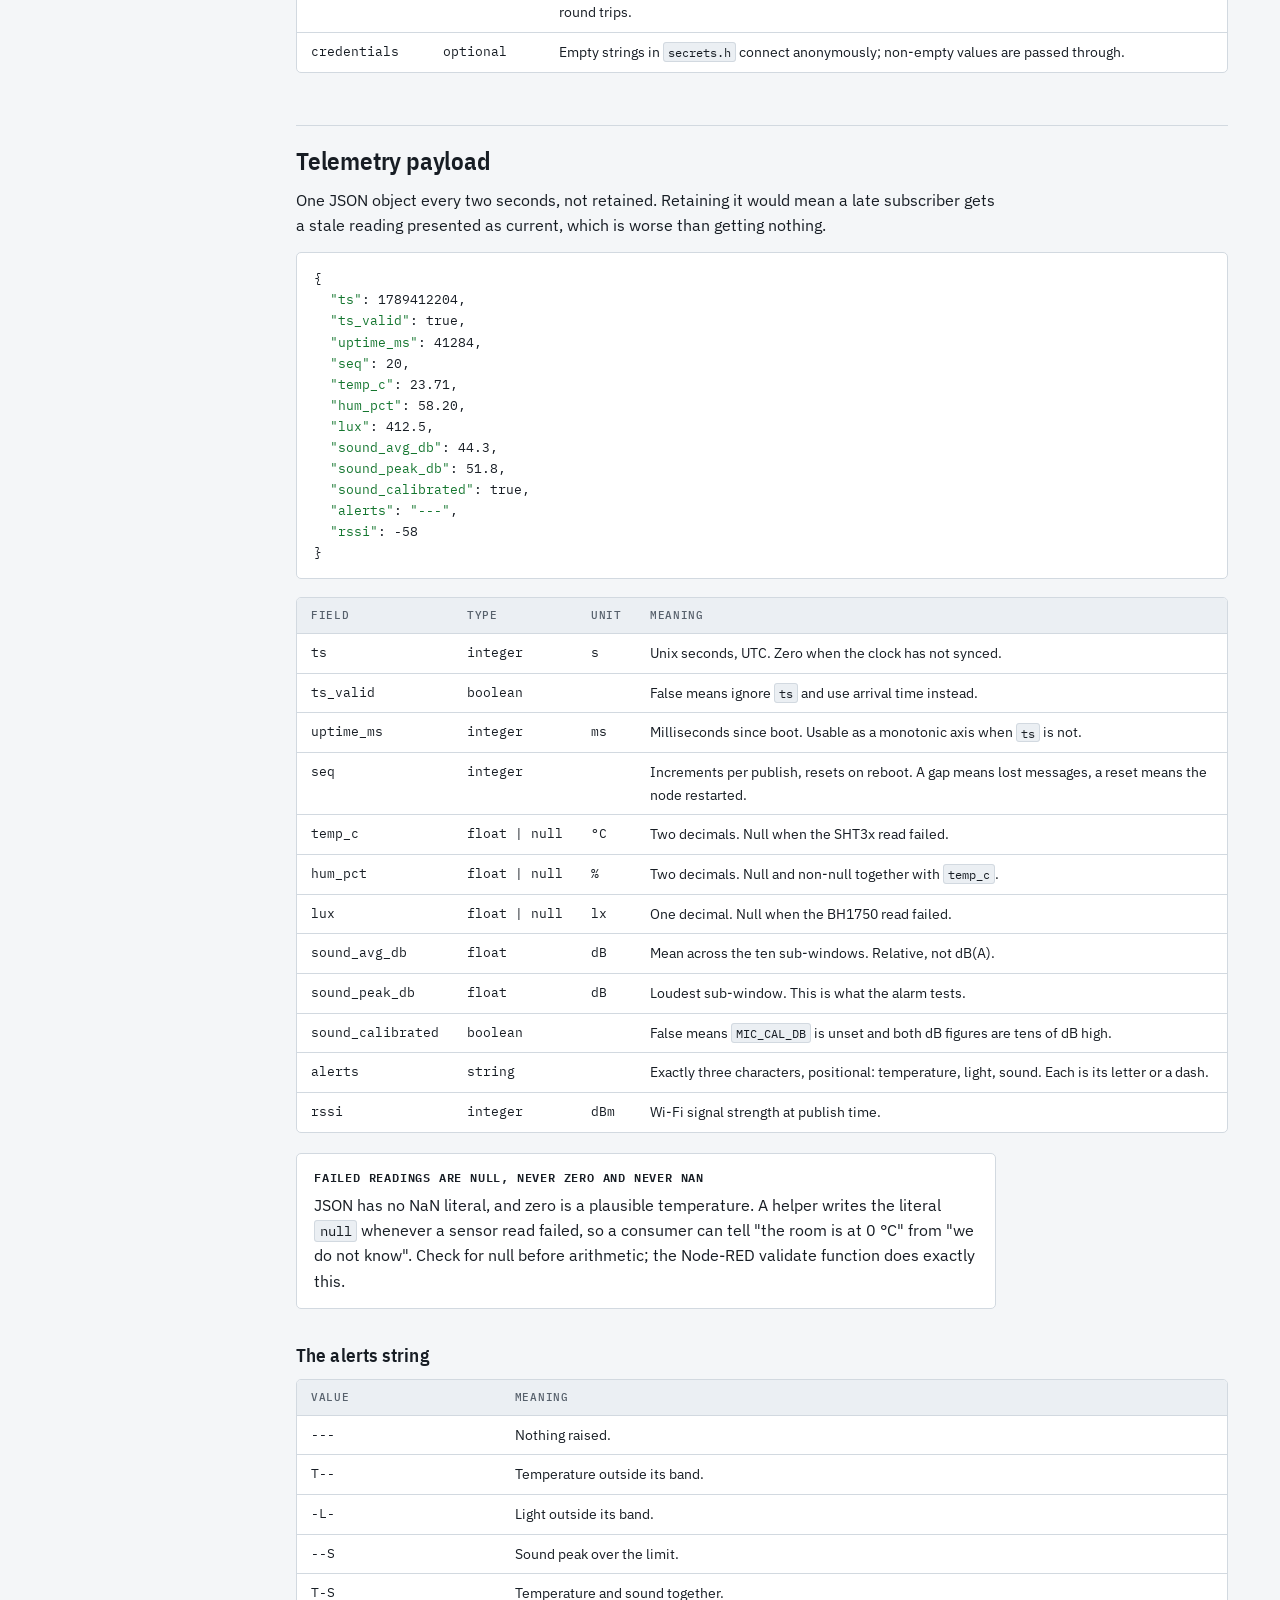
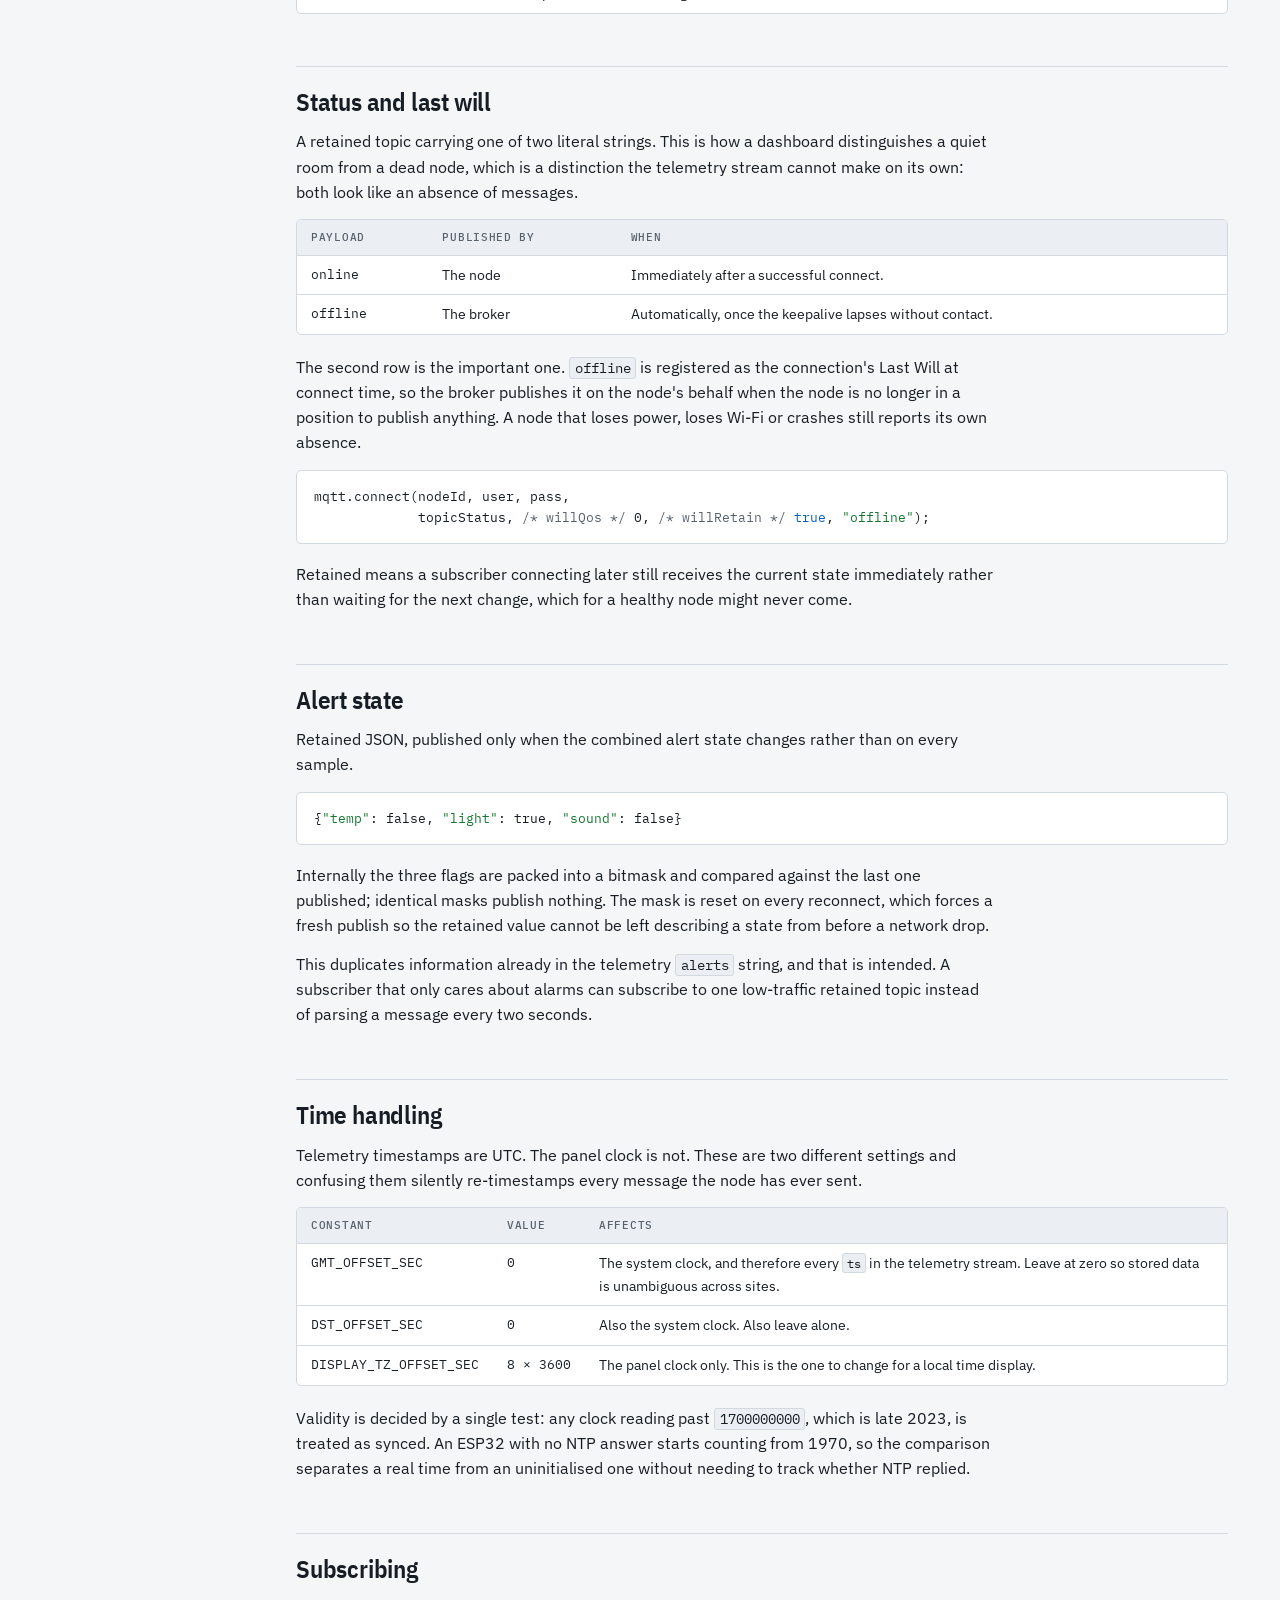
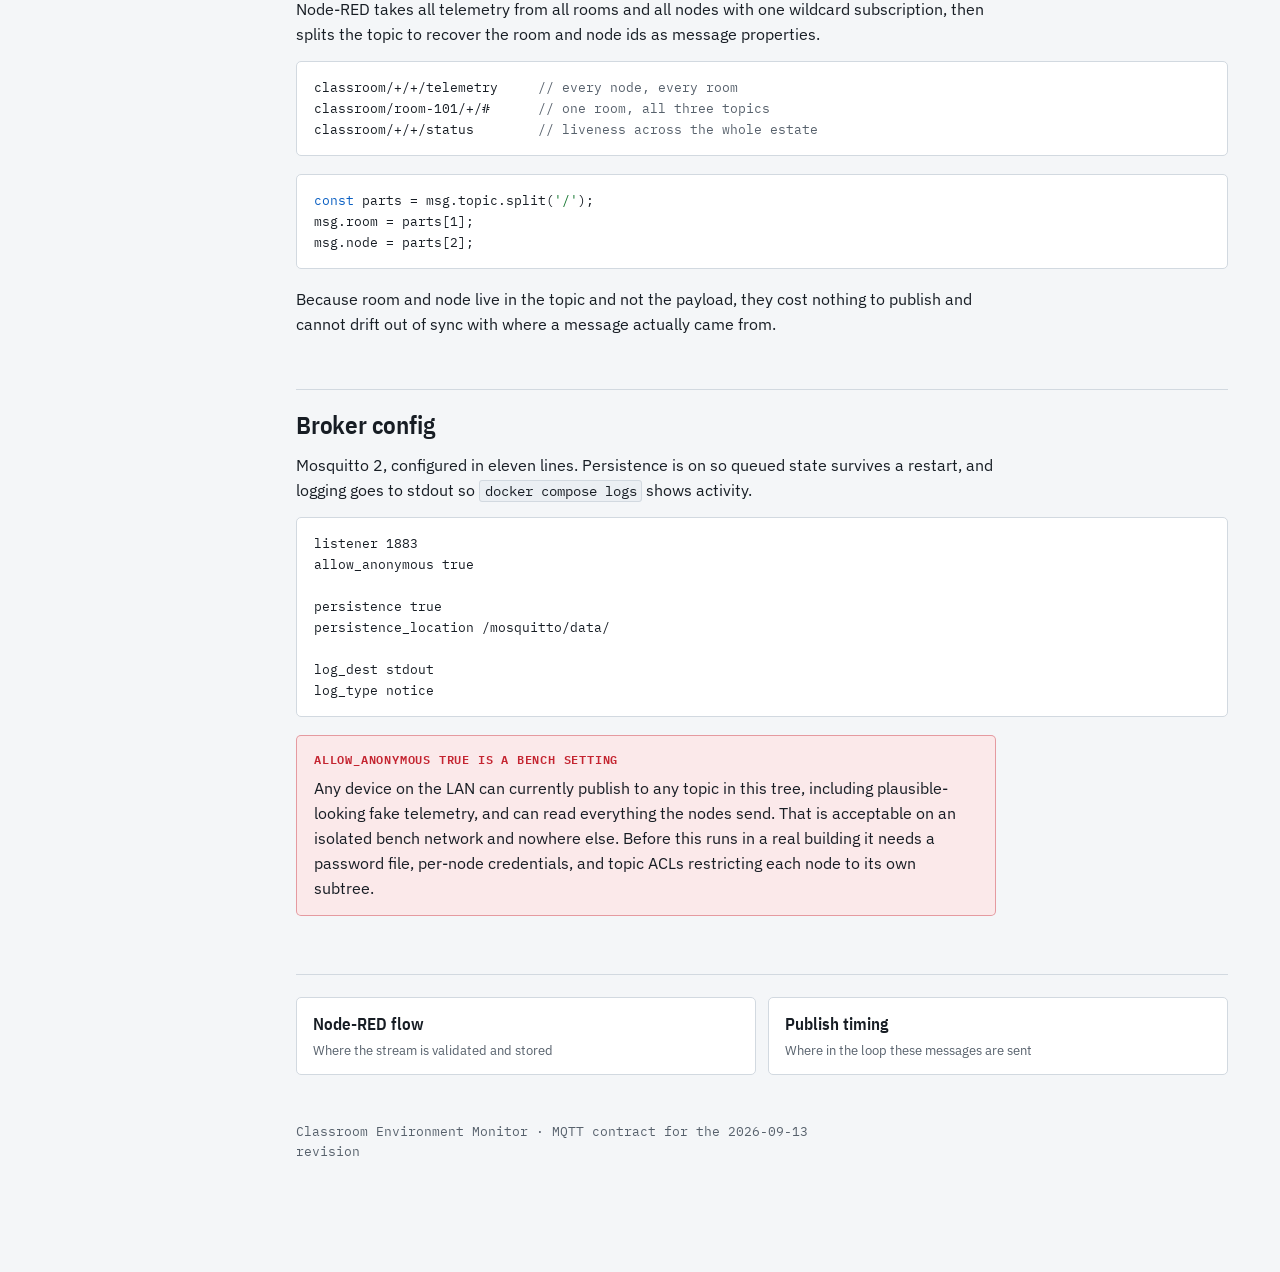
<file: docs/mqtt.html>
<!doctype html>
<html lang="en">
<head>
  <meta charset="utf-8">
  <meta name="viewport" content="width=device-width,initial-scale=1">
  <title>MQTT Contract</title>
  <link rel="preconnect" href="https://fonts.googleapis.com">
  <link rel="preconnect" href="https://fonts.gstatic.com" crossorigin>
  <link rel="stylesheet" href="https://fonts.googleapis.com/css2?family=IBM+Plex+Mono:wght@400;500;600&family=IBM+Plex+Sans+Condensed:wght@600;700&family=IBM+Plex+Sans:ital,wght@0,400;0,500;0,600;1,400&display=swap">
  <link rel="stylesheet" href="styles.css">
  <meta name="description" content="Topic tree, telemetry payload schema, retained status and alert state for the monitor node.">
</head>
<body>
<div class="shell">

  <aside class="rail">
    <div class="rail-id">
      <b>Classroom Environment Monitor</b>
      <span>ESP32-S3 &middot; rev 2026-09-13</span>
    </div>
    <nav>
      <a href="index.html">Overview</a>
      <a href="hardware.html">Pins &amp; wiring</a>
      <a href="firmware.html">Firmware</a>
      <a href="mqtt.html" aria-current="page">MQTT contract</a>
      <a href="setup.html">Build &amp; bring-up</a>
    </nav>
    <div class="rail-sub">
      <p>On this page</p>
      <a href="#tree">Topic tree</a>
      <a href="#identity">Node identity</a>
      <a href="#connection">Connection</a>
      <a href="#telemetry">Telemetry payload</a>
      <a href="#status">Status and last will</a>
      <a href="#alert">Alert state</a>
      <a href="#time">Time handling</a>
      <a href="#subscribing">Subscribing</a>
      <a href="#broker">Broker config</a>
    </div>
  </aside>

  <main class="page">

    <p class="crumb">MQTT contract</p>
    <h1>Three topics, one direction</h1>

    <p class="lede">
      The node publishes and never subscribes. There is no command topic, no remote
      configuration and no code path that acts on an incoming message. Everything the node will
      ever say fits in three topics, and this page is the contract for all of them.
    </p>

    <div class="kv">
      <div><b>Broker</b><span>1883</span></div>
      <div><b>QoS</b><span>0</span></div>
      <div><b>Keepalive</b><span>30 s</span></div>
      <div><b>Publish rate</b><span>0.5 Hz</span></div>
      <div><b>Buffer</b><span>512 B</span></div>
    </div>

    <h2 id="tree">Topic tree</h2>

    <pre><code>classroom/&lt;room&gt;/&lt;node&gt;/telemetry   every 2 s, not retained
classroom/&lt;room&gt;/&lt;node&gt;/status      on change,  <span class="k">retained</span>
classroom/&lt;room&gt;/&lt;node&gt;/alert       on change,  <span class="k">retained</span></code></pre>

    <div class="tw">
      <table>
        <thead><tr><th>Segment</th><th>Source</th><th>Example</th><th>Notes</th></tr></thead>
        <tbody>
          <tr><td class="mono">classroom</td><td>Fixed prefix</td><td class="mono">classroom</td><td class="wide">Namespaces this project on a shared broker.</td></tr>
          <tr><td class="mono">&lt;room&gt;</td><td><code>ROOM_ID</code> in the sketch</td><td class="mono">room-101</td><td class="wide">Set per room at flash time. The one value you must change per install.</td></tr>
          <tr><td class="mono">&lt;node&gt;</td><td>Derived from the chip MAC</td><td class="mono">a41f9c</td><td class="wide">Six hex digits, assigned automatically. Never set by hand.</td></tr>
        </tbody>
      </table>
    </div>

    <h2 id="identity">Node identity</h2>

    <p>
      The node id is the last three bytes of the Wi-Fi station MAC, read straight from eFuse
      with <code>esp_read_mac()</code>. It is also used verbatim as the MQTT client id.
    </p>

    <pre><code>uint8_t mac[6];
esp_read_mac(mac, ESP_MAC_WIFI_STA);
snprintf(id, <span class="k">sizeof</span>(id), <span class="s">"%02x%02x%02x"</span>, mac[3], mac[4], mac[5]);</code></pre>

    <div class="note alert">
      <h4>Why not WiFi.macAddress()</h4>
      <p>
        Because it returns all zeros until the Wi-Fi driver has actually started. Reading it
        during <code>mqttInit()</code> gave every node the id <code>000000</code>, and a shared
        client id makes a broker disconnect each node as the next one connects. The symptom was
        nodes that worked perfectly alone and knocked each other offline in pairs. Reading eFuse
        directly does not depend on driver state and cannot fail this way.
      </p>
    </div>

    <h2 id="connection">Connection</h2>

    <div class="tw">
      <table>
        <thead><tr><th>Parameter</th><th>Value</th><th>Reasoning</th></tr></thead>
        <tbody>
          <tr><td class="mono">MQTT_HOST</td><td class="mono">192.168.1.5</td><td class="wide">The broker's LAN address. An IP rather than a hostname, so the node needs no working DNS.</td></tr>
          <tr><td class="mono">MQTT_PORT</td><td class="mono">1883</td><td class="wide">Plain MQTT. No TLS on this build.</td></tr>
          <tr><td class="mono">keepAlive</td><td class="mono">30 s</td><td class="wide">Sets how fast a dead node is noticed. The last will fires once this lapses.</td></tr>
          <tr><td class="mono">socketTimeout</td><td class="mono">3 s</td><td class="wide">Caps how long a publish can stall the loop. Kept short so the buzzer stays responsive.</td></tr>
          <tr><td class="mono">bufferSize</td><td class="mono">512 B</td><td class="wide">The default 256 truncates the telemetry payload, which builds up to 320 bytes.</td></tr>
          <tr><td class="mono">reconnect</td><td class="mono">5 s</td><td class="wide">Minimum gap between connection attempts, so an unreachable broker is not retried in a tight loop.</td></tr>
          <tr><td class="mono">QoS</td><td class="mono">0</td><td class="wide">At most once. A dropped sample is replaced two seconds later; delivery guarantees are not worth the round trips.</td></tr>
          <tr><td class="mono">credentials</td><td class="mono">optional</td><td class="wide">Empty strings in <code>secrets.h</code> connect anonymously; non-empty values are passed through.</td></tr>
        </tbody>
      </table>
    </div>

    <h2 id="telemetry">Telemetry payload</h2>

    <p>
      One JSON object every two seconds, not retained. Retaining it would mean a late subscriber
      gets a stale reading presented as current, which is worse than getting nothing.
    </p>

    <pre><code>{
  <span class="s">"ts"</span>: 1789412204,
  <span class="s">"ts_valid"</span>: true,
  <span class="s">"uptime_ms"</span>: 41284,
  <span class="s">"seq"</span>: 20,
  <span class="s">"temp_c"</span>: 23.71,
  <span class="s">"hum_pct"</span>: 58.20,
  <span class="s">"lux"</span>: 412.5,
  <span class="s">"sound_avg_db"</span>: 44.3,
  <span class="s">"sound_peak_db"</span>: 51.8,
  <span class="s">"sound_calibrated"</span>: true,
  <span class="s">"alerts"</span>: <span class="s">"---"</span>,
  <span class="s">"rssi"</span>: -58
}</code></pre>

    <div class="tw">
      <table>
        <thead><tr><th>Field</th><th>Type</th><th>Unit</th><th>Meaning</th></tr></thead>
        <tbody>
          <tr><td class="mono">ts</td><td class="mono">integer</td><td class="mono">s</td><td class="wide">Unix seconds, UTC. Zero when the clock has not synced.</td></tr>
          <tr><td class="mono">ts_valid</td><td class="mono">boolean</td><td></td><td class="wide">False means ignore <code>ts</code> and use arrival time instead.</td></tr>
          <tr><td class="mono">uptime_ms</td><td class="mono">integer</td><td class="mono">ms</td><td class="wide">Milliseconds since boot. Usable as a monotonic axis when <code>ts</code> is not.</td></tr>
          <tr><td class="mono">seq</td><td class="mono">integer</td><td></td><td class="wide">Increments per publish, resets on reboot. A gap means lost messages, a reset means the node restarted.</td></tr>
          <tr><td class="mono">temp_c</td><td class="mono">float | null</td><td class="mono">&deg;C</td><td class="wide">Two decimals. Null when the SHT3x read failed.</td></tr>
          <tr><td class="mono">hum_pct</td><td class="mono">float | null</td><td class="mono">%</td><td class="wide">Two decimals. Null and non-null together with <code>temp_c</code>.</td></tr>
          <tr><td class="mono">lux</td><td class="mono">float | null</td><td class="mono">lx</td><td class="wide">One decimal. Null when the BH1750 read failed.</td></tr>
          <tr><td class="mono">sound_avg_db</td><td class="mono">float</td><td class="mono">dB</td><td class="wide">Mean across the ten sub-windows. Relative, not dB(A).</td></tr>
          <tr><td class="mono">sound_peak_db</td><td class="mono">float</td><td class="mono">dB</td><td class="wide">Loudest sub-window. This is what the alarm tests.</td></tr>
          <tr><td class="mono">sound_calibrated</td><td class="mono">boolean</td><td></td><td class="wide">False means <code>MIC_CAL_DB</code> is unset and both dB figures are tens of dB high.</td></tr>
          <tr><td class="mono">alerts</td><td class="mono">string</td><td></td><td class="wide">Exactly three characters, positional: temperature, light, sound. Each is its letter or a dash.</td></tr>
          <tr><td class="mono">rssi</td><td class="mono">integer</td><td class="mono">dBm</td><td class="wide">Wi-Fi signal strength at publish time.</td></tr>
        </tbody>
      </table>
    </div>

    <div class="note">
      <h4>Failed readings are null, never zero and never NaN</h4>
      <p>
        JSON has no NaN literal, and zero is a plausible temperature. A helper writes the
        literal <code>null</code> whenever a sensor read failed, so a consumer can tell "the
        room is at 0 &deg;C" from "we do not know". Check for null before arithmetic; the
        Node-RED validate function does exactly this.
      </p>
    </div>

    <h3>The alerts string</h3>

    <div class="tw">
      <table>
        <thead><tr><th>Value</th><th>Meaning</th></tr></thead>
        <tbody>
          <tr><td class="mono">---</td><td>Nothing raised.</td></tr>
          <tr><td class="mono">T--</td><td>Temperature outside its band.</td></tr>
          <tr><td class="mono">-L-</td><td>Light outside its band.</td></tr>
          <tr><td class="mono">--S</td><td>Sound peak over the limit.</td></tr>
          <tr><td class="mono">T-S</td><td>Temperature and sound together.</td></tr>
        </tbody>
      </table>
    </div>

    <h2 id="status">Status and last will</h2>

    <p>
      A retained topic carrying one of two literal strings. This is how a dashboard distinguishes
      a quiet room from a dead node, which is a distinction the telemetry stream cannot make on
      its own: both look like an absence of messages.
    </p>

    <div class="tw">
      <table>
        <thead><tr><th>Payload</th><th>Published by</th><th>When</th></tr></thead>
        <tbody>
          <tr><td class="mono">online</td><td>The node</td><td class="wide">Immediately after a successful connect.</td></tr>
          <tr><td class="mono">offline</td><td>The broker</td><td class="wide">Automatically, once the keepalive lapses without contact.</td></tr>
        </tbody>
      </table>
    </div>

    <p>
      The second row is the important one. <code>offline</code> is registered as the connection's
      Last Will at connect time, so the broker publishes it on the node's behalf when the node is
      no longer in a position to publish anything. A node that loses power, loses Wi-Fi or
      crashes still reports its own absence.
    </p>

    <pre><code>mqtt.connect(nodeId, user, pass,
             topicStatus, <span class="c">/* willQos */</span> 0, <span class="c">/* willRetain */</span> <span class="k">true</span>, <span class="s">"offline"</span>);</code></pre>

    <p>
      Retained means a subscriber connecting later still receives the current state immediately
      rather than waiting for the next change, which for a healthy node might never come.
    </p>

    <h2 id="alert">Alert state</h2>

    <p>
      Retained JSON, published only when the combined alert state changes rather than on every
      sample.
    </p>

    <pre><code>{<span class="s">"temp"</span>: false, <span class="s">"light"</span>: true, <span class="s">"sound"</span>: false}</code></pre>

    <p>
      Internally the three flags are packed into a bitmask and compared against the last one
      published; identical masks publish nothing. The mask is reset on every reconnect, which
      forces a fresh publish so the retained value cannot be left describing a state from before
      a network drop.
    </p>

    <p>
      This duplicates information already in the telemetry <code>alerts</code> string, and that
      is intended. A subscriber that only cares about alarms can subscribe to one low-traffic
      retained topic instead of parsing a message every two seconds.
    </p>

    <h2 id="time">Time handling</h2>

    <p>
      Telemetry timestamps are UTC. The panel clock is not. These are two different settings and
      confusing them silently re-timestamps every message the node has ever sent.
    </p>

    <div class="tw">
      <table>
        <thead><tr><th>Constant</th><th>Value</th><th>Affects</th></tr></thead>
        <tbody>
          <tr><td class="mono">GMT_OFFSET_SEC</td><td class="mono">0</td><td class="wide">The system clock, and therefore every <code>ts</code> in the telemetry stream. Leave at zero so stored data is unambiguous across sites.</td></tr>
          <tr><td class="mono">DST_OFFSET_SEC</td><td class="mono">0</td><td class="wide">Also the system clock. Also leave alone.</td></tr>
          <tr><td class="mono">DISPLAY_TZ_OFFSET_SEC</td><td class="mono">8 &times; 3600</td><td class="wide">The panel clock only. This is the one to change for a local time display.</td></tr>
        </tbody>
      </table>
    </div>

    <p>
      Validity is decided by a single test: any clock reading past <code>1700000000</code>, which
      is late 2023, is treated as synced. An ESP32 with no NTP answer starts counting from
      1970, so the comparison separates a real time from an uninitialised one without needing
      to track whether NTP replied.
    </p>

    <h2 id="subscribing">Subscribing</h2>

    <p>
      Node-RED takes all telemetry from all rooms and all nodes with one wildcard subscription,
      then splits the topic to recover the room and node ids as message properties.
    </p>

    <pre><code>classroom/+/+/telemetry     <span class="c">// every node, every room</span>
classroom/room-101/+/#      <span class="c">// one room, all three topics</span>
classroom/+/+/status        <span class="c">// liveness across the whole estate</span></code></pre>

    <pre><code><span class="k">const</span> parts = msg.topic.split(<span class="s">'/'</span>);
msg.room = parts[1];
msg.node = parts[2];</code></pre>

    <p>
      Because room and node live in the topic and not the payload, they cost nothing to publish
      and cannot drift out of sync with where a message actually came from.
    </p>

    <h2 id="broker">Broker config</h2>

    <p>
      Mosquitto 2, configured in eleven lines. Persistence is on so queued state survives a
      restart, and logging goes to stdout so <code>docker compose logs</code> shows activity.
    </p>

    <pre><code>listener 1883
allow_anonymous true

persistence true
persistence_location /mosquitto/data/

log_dest stdout
log_type notice</code></pre>

    <div class="note alert">
      <h4>allow_anonymous true is a bench setting</h4>
      <p>
        Any device on the LAN can currently publish to any topic in this tree, including
        plausible-looking fake telemetry, and can read everything the nodes send. That is
        acceptable on an isolated bench network and nowhere else. Before this runs in a real
        building it needs a password file, per-node credentials, and topic ACLs restricting each
        node to its own subtree.
      </p>
    </div>

    <div class="next">
      <a href="setup.html#nodered"><b>Node-RED flow</b><span>Where the stream is validated and stored</span></a>
      <a href="firmware.html#loop"><b>Publish timing</b><span>Where in the loop these messages are sent</span></a>
    </div>

    <p class="foot">Classroom Environment Monitor &middot; MQTT contract for the 2026-09-13 revision</p>

  </main>
</div>
</body>
</html>
</file>
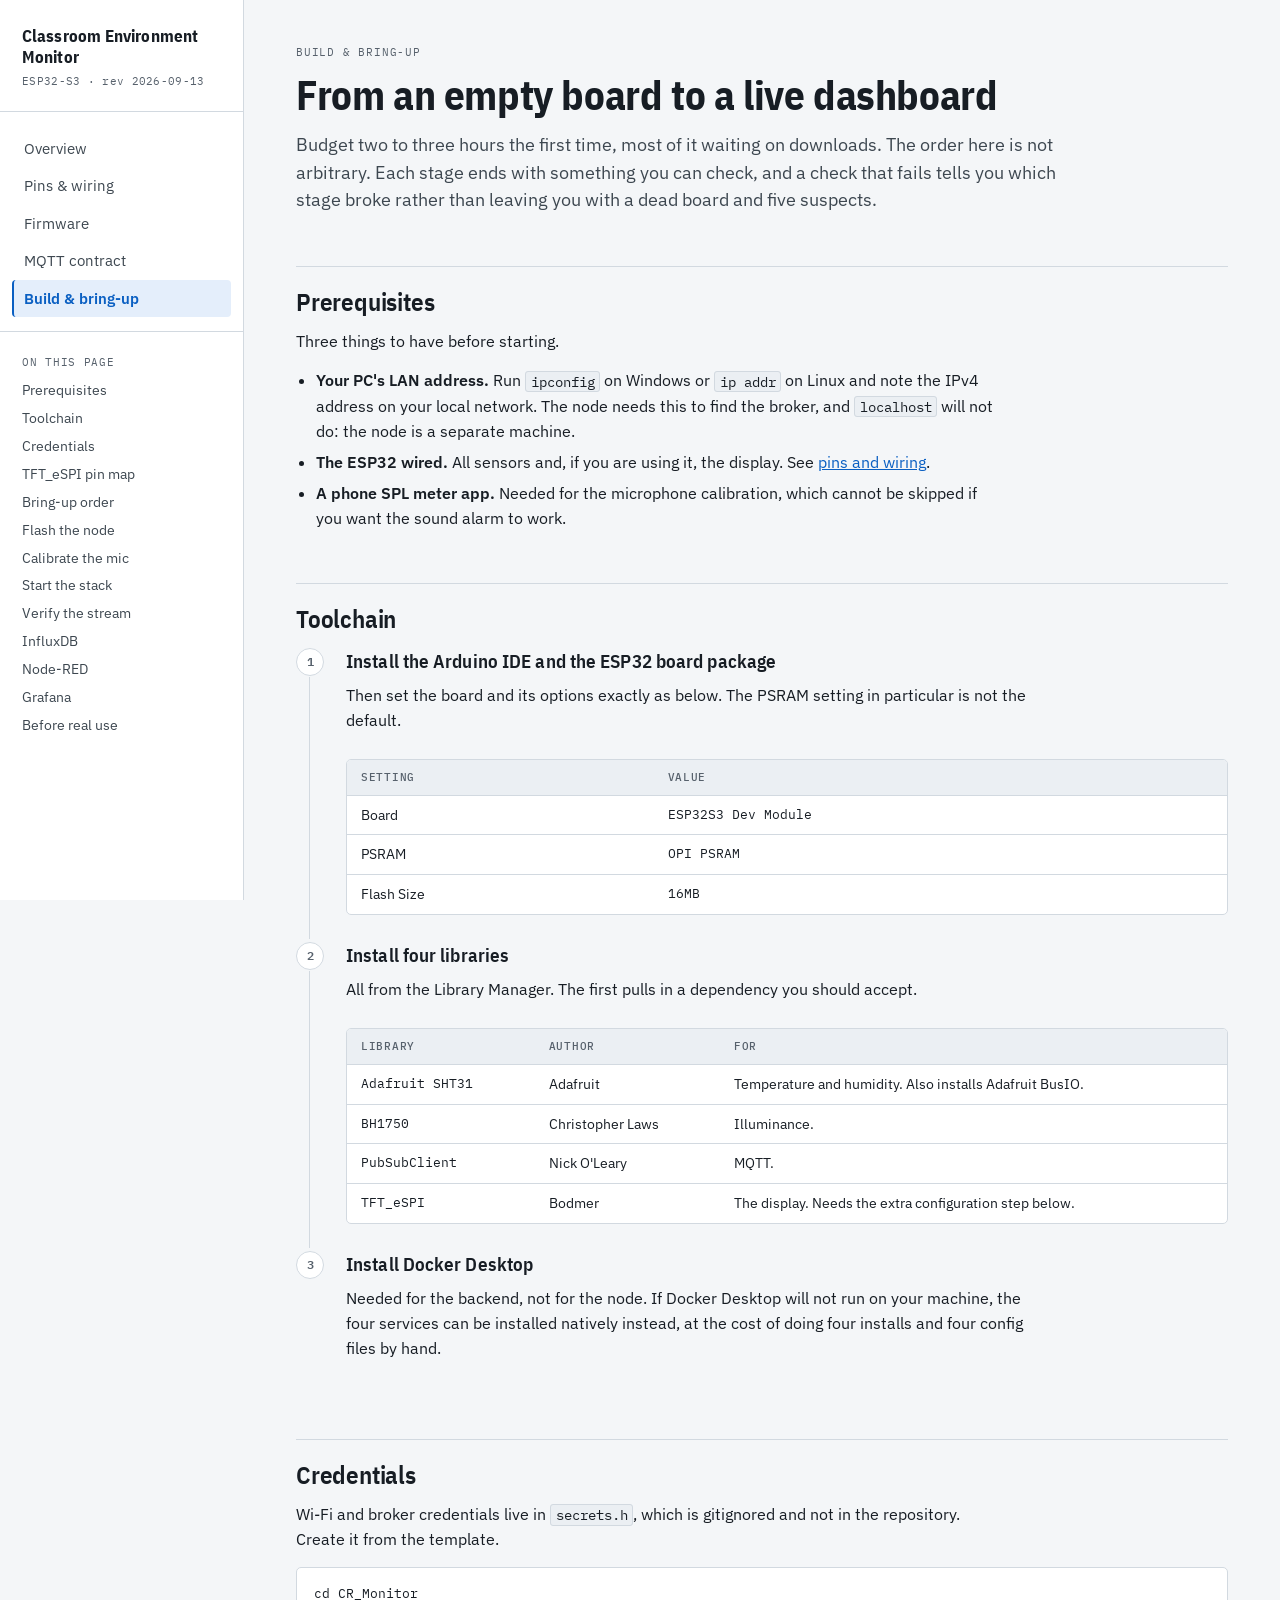
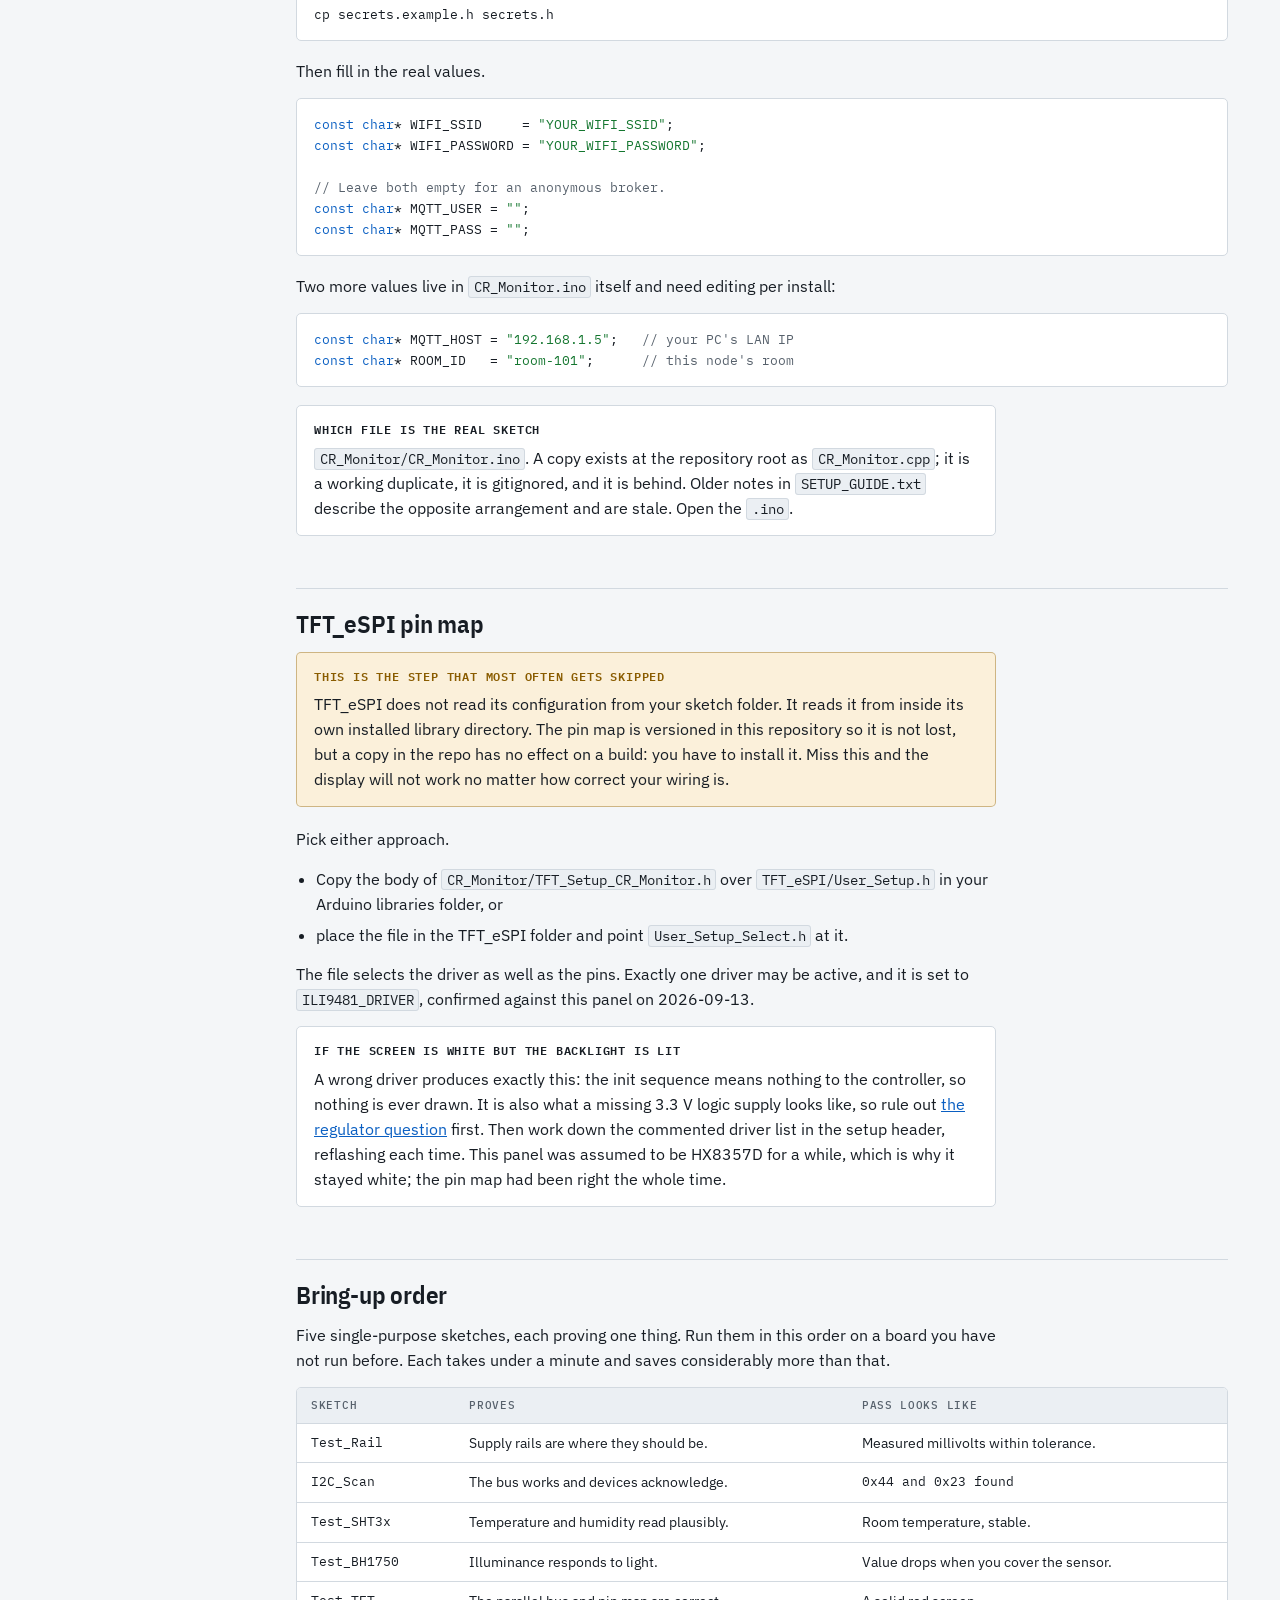
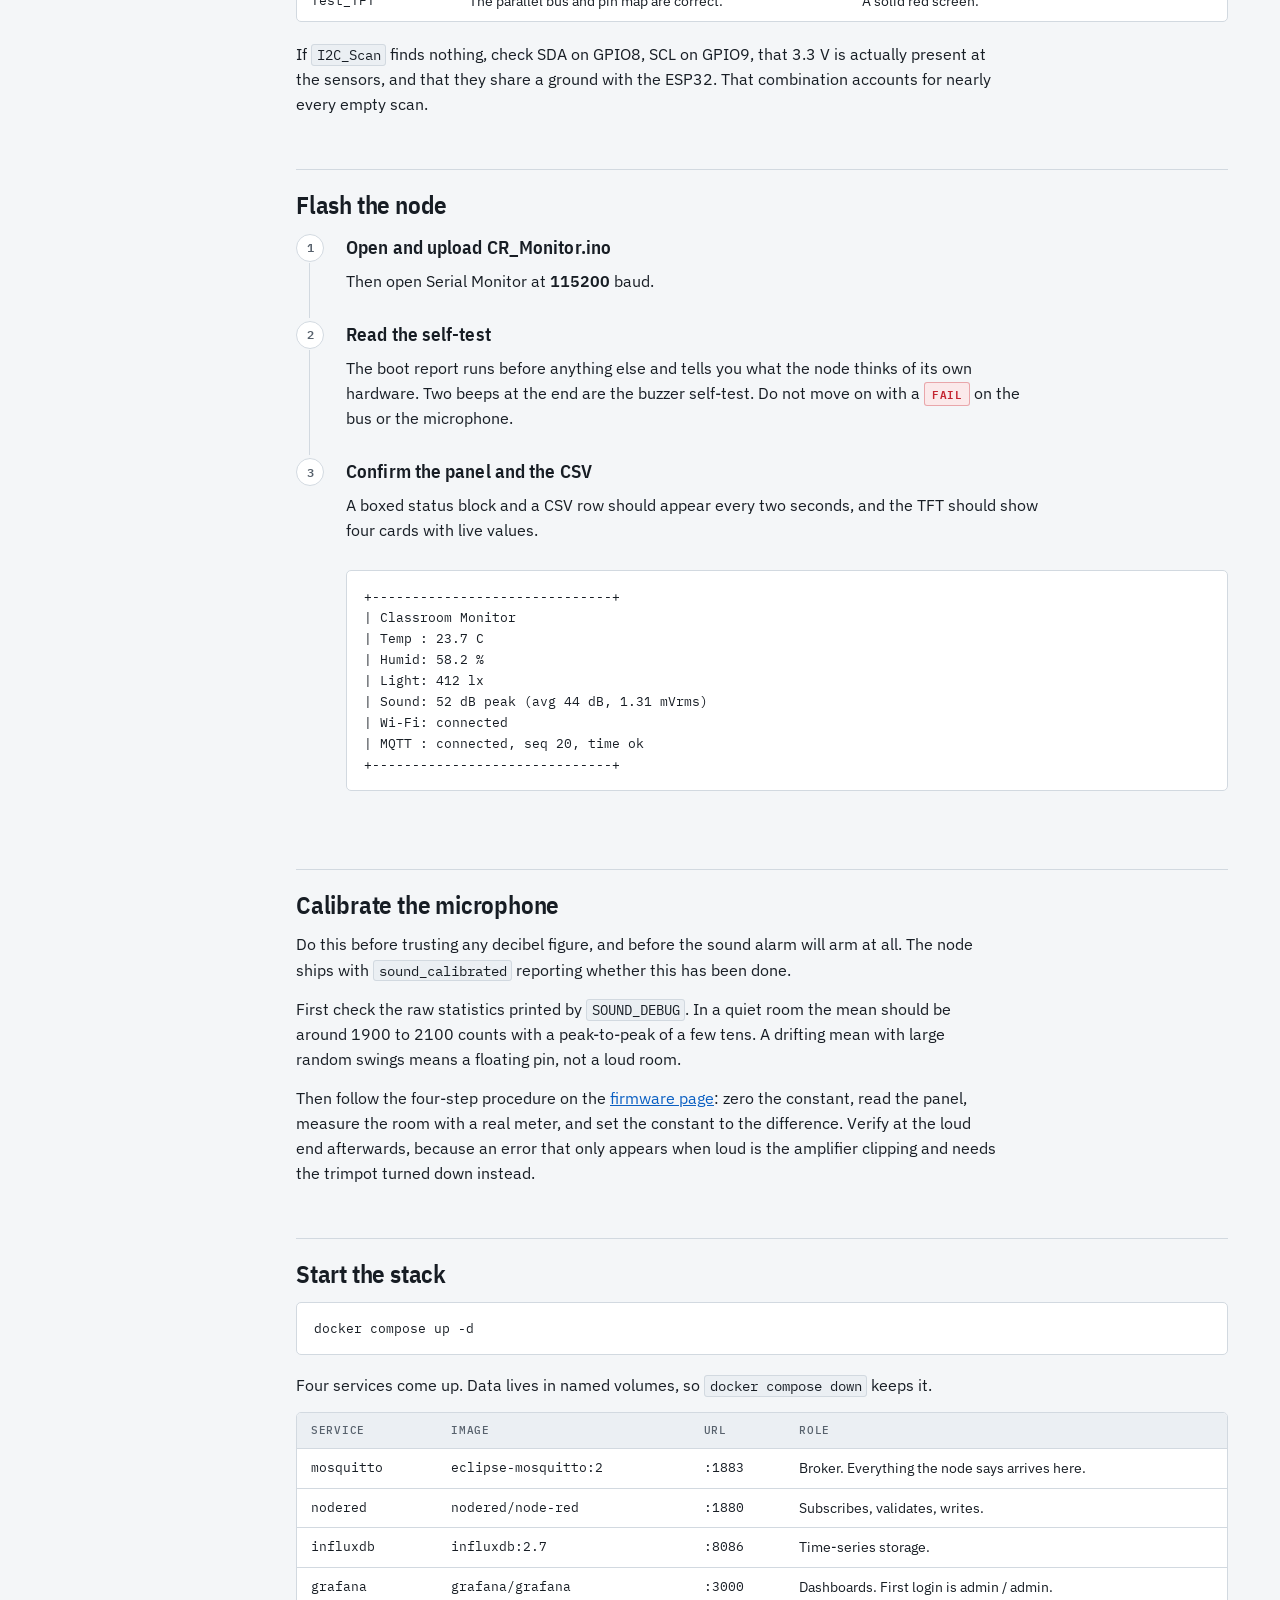
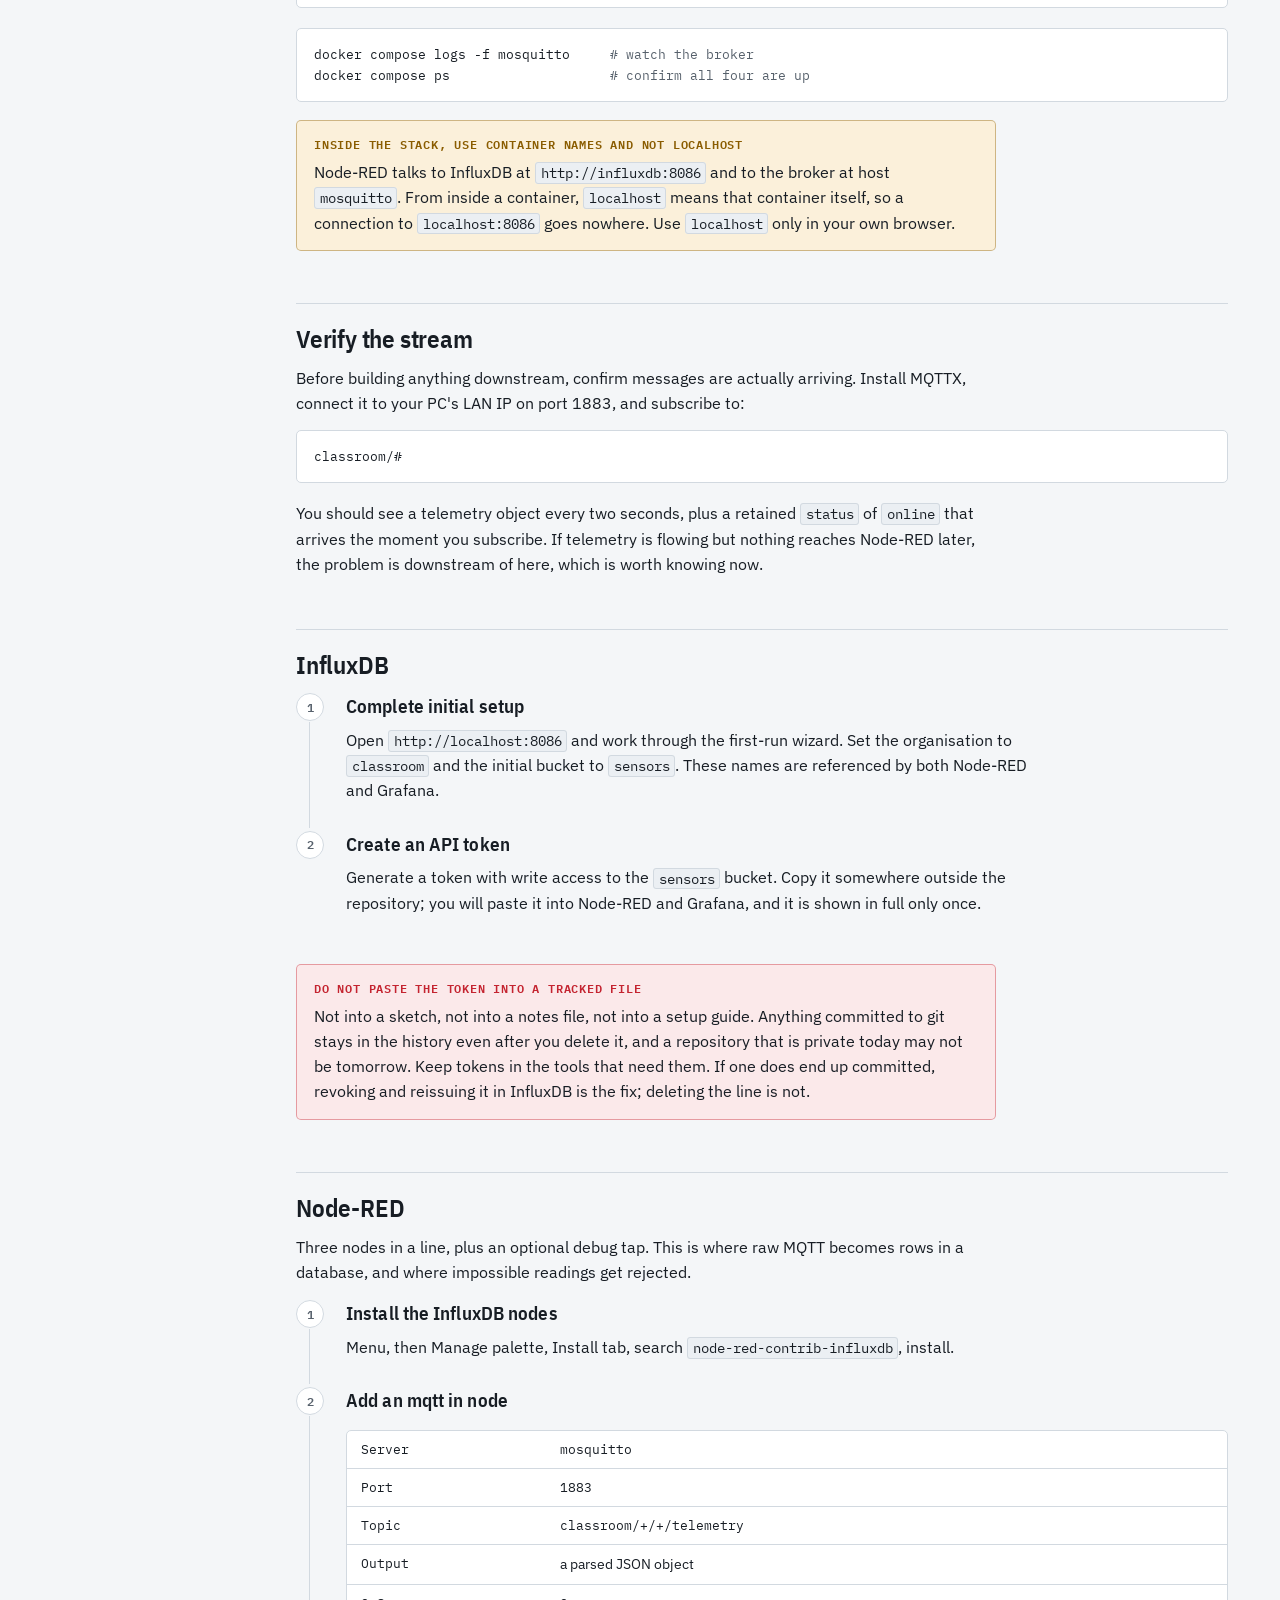
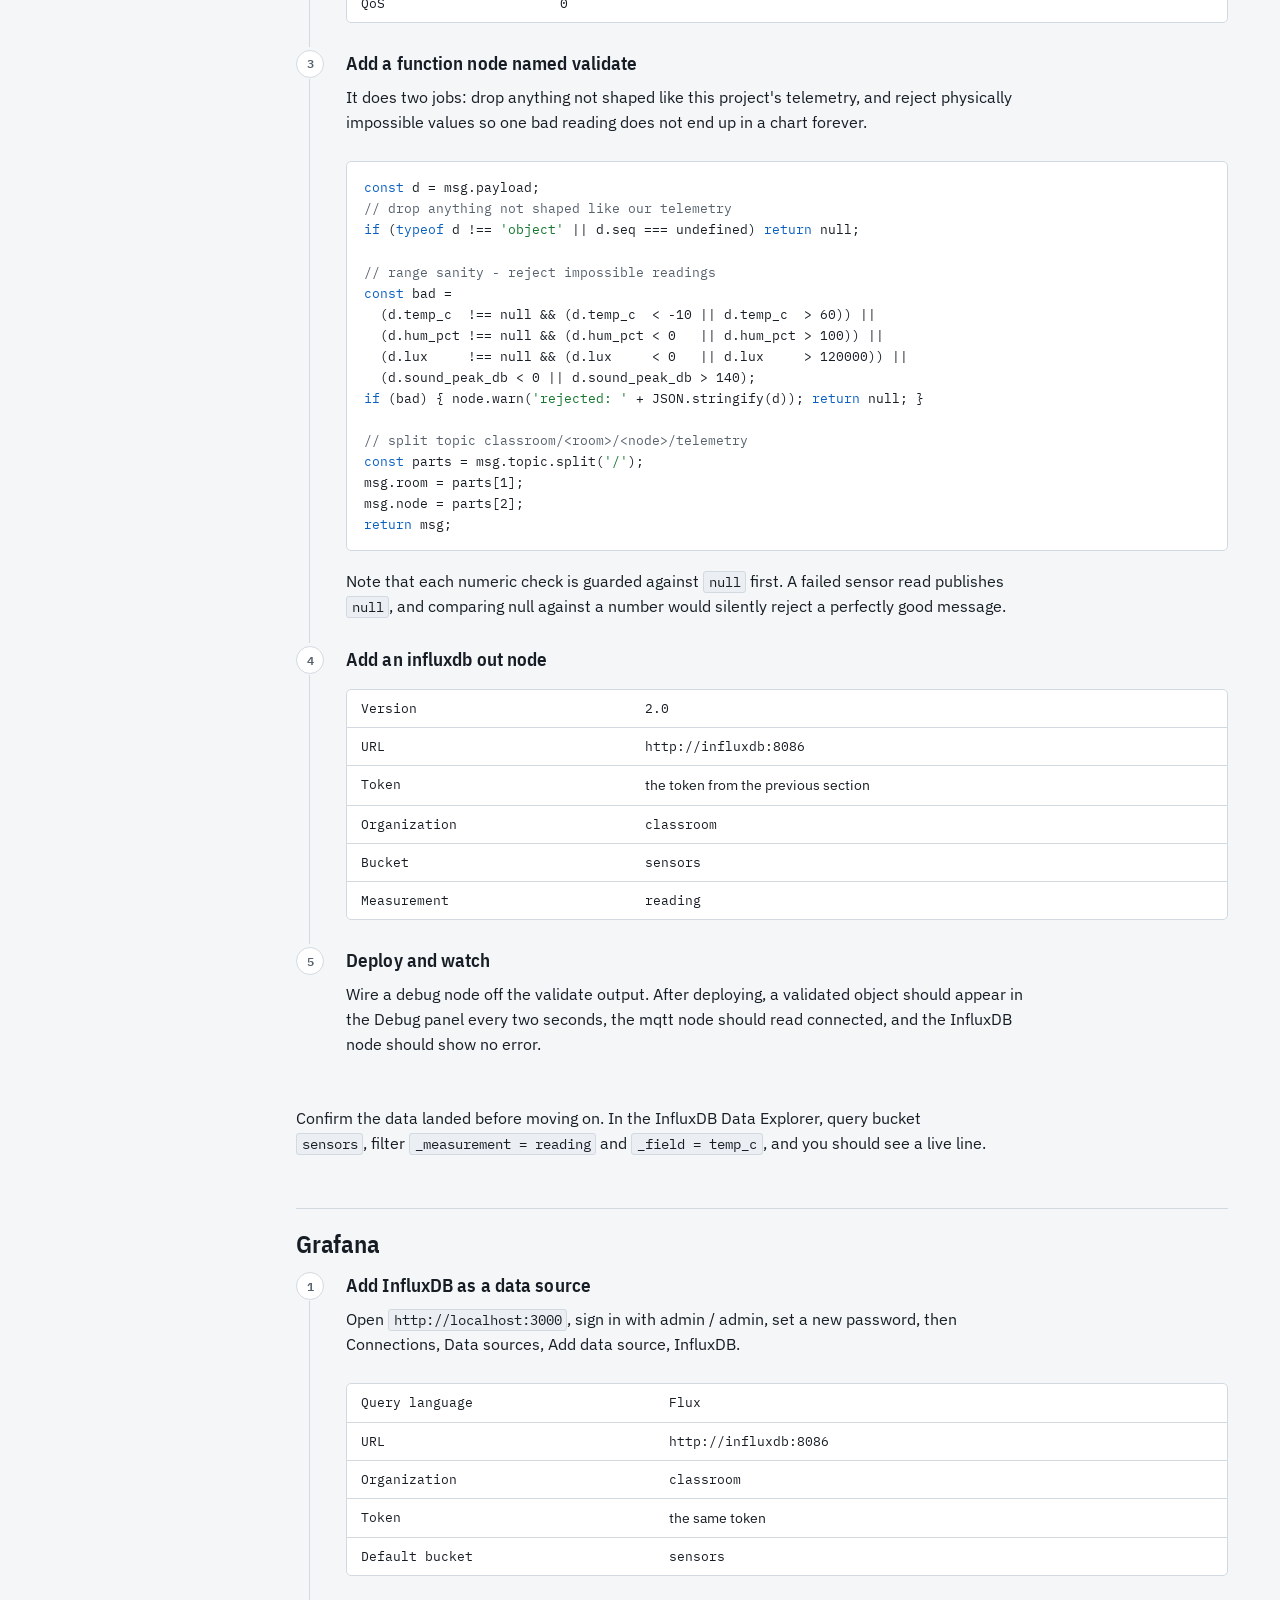
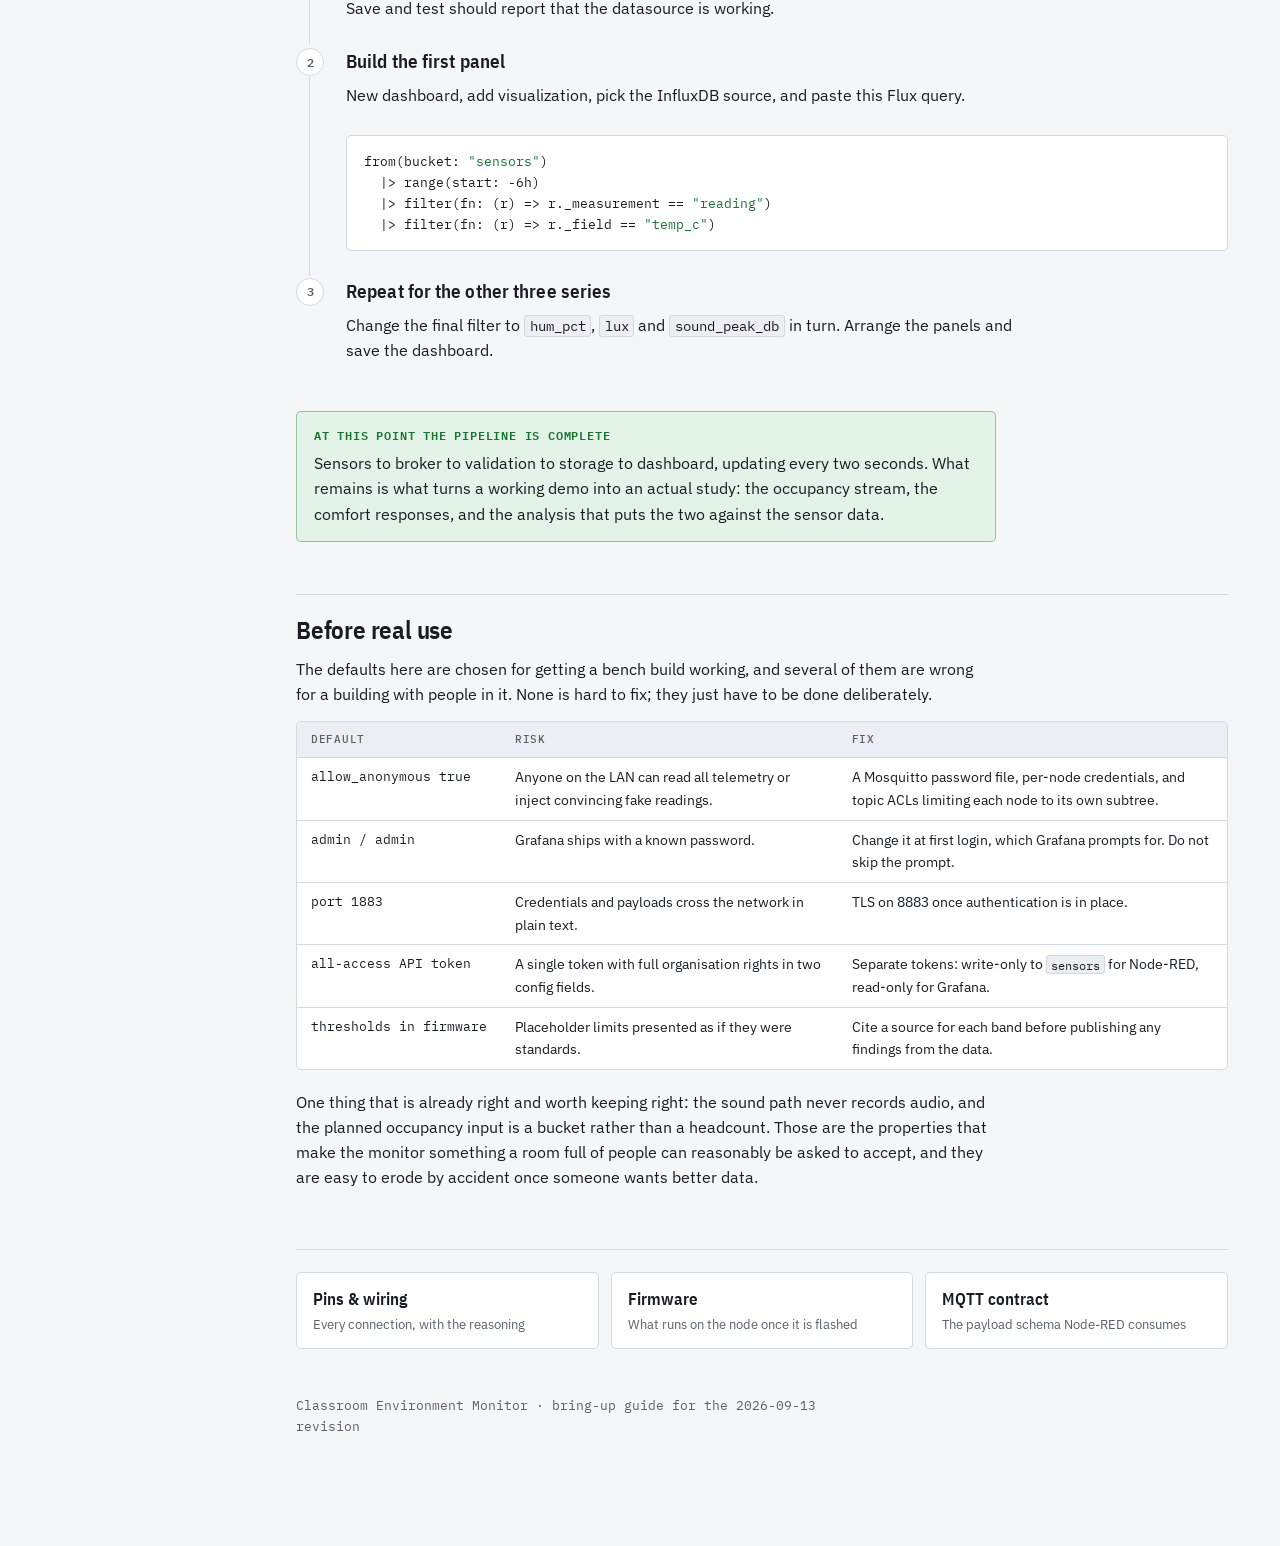
<file: docs/setup.html>
<!doctype html>
<html lang="en">
<head>
  <meta charset="utf-8">
  <meta name="viewport" content="width=device-width,initial-scale=1">
  <title>Build &amp; Bring-Up</title>
  <link rel="preconnect" href="https://fonts.googleapis.com">
  <link rel="preconnect" href="https://fonts.gstatic.com" crossorigin>
  <link rel="stylesheet" href="https://fonts.googleapis.com/css2?family=IBM+Plex+Mono:wght@400;500;600&family=IBM+Plex+Sans+Condensed:wght@600;700&family=IBM+Plex+Sans:ital,wght@0,400;0,500;0,600;1,400&display=swap">
  <link rel="stylesheet" href="styles.css">
  <meta name="description" content="Build and bring-up: toolchain, flashing, microphone calibration, Docker stack, Node-RED and Grafana.">
</head>
<body>
<div class="shell">

  <aside class="rail">
    <div class="rail-id">
      <b>Classroom Environment Monitor</b>
      <span>ESP32-S3 &middot; rev 2026-09-13</span>
    </div>
    <nav>
      <a href="index.html">Overview</a>
      <a href="hardware.html">Pins &amp; wiring</a>
      <a href="firmware.html">Firmware</a>
      <a href="mqtt.html">MQTT contract</a>
      <a href="setup.html" aria-current="page">Build &amp; bring-up</a>
    </nav>
    <div class="rail-sub">
      <p>On this page</p>
      <a href="#prereq">Prerequisites</a>
      <a href="#toolchain">Toolchain</a>
      <a href="#secrets">Credentials</a>
      <a href="#tft">TFT_eSPI pin map</a>
      <a href="#bringup">Bring-up order</a>
      <a href="#flash">Flash the node</a>
      <a href="#calibrate">Calibrate the mic</a>
      <a href="#stack">Start the stack</a>
      <a href="#verify">Verify the stream</a>
      <a href="#influx">InfluxDB</a>
      <a href="#nodered">Node-RED</a>
      <a href="#grafana">Grafana</a>
      <a href="#security">Before real use</a>
    </div>
  </aside>

  <main class="page">

    <p class="crumb">Build &amp; bring-up</p>
    <h1>From an empty board to a live dashboard</h1>

    <p class="lede">
      Budget two to three hours the first time, most of it waiting on downloads. The order here
      is not arbitrary. Each stage ends with something you can check, and a check that fails
      tells you which stage broke rather than leaving you with a dead board and five suspects.
    </p>

    <h2 id="prereq">Prerequisites</h2>

    <p>Three things to have before starting.</p>

    <ul>
      <li>
        <strong>Your PC's LAN address.</strong> Run <code>ipconfig</code> on Windows or
        <code>ip addr</code> on Linux and note the IPv4 address on your local network. The node
        needs this to find the broker, and <code>localhost</code> will not do: the node is a
        separate machine.
      </li>
      <li>
        <strong>The ESP32 wired.</strong> All sensors and, if you are using it, the display. See
        <a href="hardware.html">pins and wiring</a>.
      </li>
      <li>
        <strong>A phone SPL meter app.</strong> Needed for the microphone calibration, which
        cannot be skipped if you want the sound alarm to work.
      </li>
    </ul>

    <h2 id="toolchain">Toolchain</h2>

    <ol class="steps">
      <li class="step">
        <h3>Install the Arduino IDE and the ESP32 board package</h3>
        <p>Then set the board and its options exactly as below. The PSRAM setting in particular is not the default.</p>
        <div class="tw" style="margin-top:12px">
          <table>
            <thead><tr><th>Setting</th><th>Value</th></tr></thead>
            <tbody>
              <tr><td>Board</td><td class="mono">ESP32S3 Dev Module</td></tr>
              <tr><td>PSRAM</td><td class="mono">OPI PSRAM</td></tr>
              <tr><td>Flash Size</td><td class="mono">16MB</td></tr>
            </tbody>
          </table>
        </div>
      </li>
      <li class="step">
        <h3>Install four libraries</h3>
        <p>All from the Library Manager. The first pulls in a dependency you should accept.</p>
        <div class="tw" style="margin-top:12px">
          <table>
            <thead><tr><th>Library</th><th>Author</th><th>For</th></tr></thead>
            <tbody>
              <tr><td class="mono">Adafruit SHT31</td><td>Adafruit</td><td class="wide">Temperature and humidity. Also installs Adafruit BusIO.</td></tr>
              <tr><td class="mono">BH1750</td><td>Christopher Laws</td><td class="wide">Illuminance.</td></tr>
              <tr><td class="mono">PubSubClient</td><td>Nick O'Leary</td><td class="wide">MQTT.</td></tr>
              <tr><td class="mono">TFT_eSPI</td><td>Bodmer</td><td class="wide">The display. Needs the extra configuration step below.</td></tr>
            </tbody>
          </table>
        </div>
      </li>
      <li class="step">
        <h3>Install Docker Desktop</h3>
        <p>
          Needed for the backend, not for the node. If Docker Desktop will not run on your
          machine, the four services can be installed natively instead, at the cost of doing
          four installs and four config files by hand.
        </p>
      </li>
    </ol>

    <h2 id="secrets">Credentials</h2>

    <p>
      Wi-Fi and broker credentials live in <code>secrets.h</code>, which is gitignored and not
      in the repository. Create it from the template.
    </p>

    <pre><code>cd CR_Monitor
cp secrets.example.h secrets.h</code></pre>

    <p>Then fill in the real values.</p>

    <pre><code><span class="k">const char</span>* WIFI_SSID     = <span class="s">"YOUR_WIFI_SSID"</span>;
<span class="k">const char</span>* WIFI_PASSWORD = <span class="s">"YOUR_WIFI_PASSWORD"</span>;

<span class="c">// Leave both empty for an anonymous broker.</span>
<span class="k">const char</span>* MQTT_USER = <span class="s">""</span>;
<span class="k">const char</span>* MQTT_PASS = <span class="s">""</span>;</code></pre>

    <p>
      Two more values live in <code>CR_Monitor.ino</code> itself and need editing per install:
    </p>

    <pre><code><span class="k">const char</span>* MQTT_HOST = <span class="s">"192.168.1.5"</span>;   <span class="c">// your PC's LAN IP</span>
<span class="k">const char</span>* ROOM_ID   = <span class="s">"room-101"</span>;      <span class="c">// this node's room</span></code></pre>

    <div class="note">
      <h4>Which file is the real sketch</h4>
      <p>
        <code>CR_Monitor/CR_Monitor.ino</code>. A copy exists at the repository root as
        <code>CR_Monitor.cpp</code>; it is a working duplicate, it is gitignored, and it is
        behind. Older notes in <code>SETUP_GUIDE.txt</code> describe the opposite arrangement
        and are stale. Open the <code>.ino</code>.
      </p>
    </div>

    <h2 id="tft">TFT_eSPI pin map</h2>

    <div class="note warn">
      <h4>This is the step that most often gets skipped</h4>
      <p>
        TFT_eSPI does not read its configuration from your sketch folder. It reads it from
        inside its own installed library directory. The pin map is versioned in this repository
        so it is not lost, but a copy in the repo has no effect on a build: you have to install
        it. Miss this and the display will not work no matter how correct your wiring is.
      </p>
    </div>

    <p>Pick either approach.</p>

    <ul>
      <li>
        Copy the body of <code>CR_Monitor/TFT_Setup_CR_Monitor.h</code> over
        <code>TFT_eSPI/User_Setup.h</code> in your Arduino libraries folder, or
      </li>
      <li>
        place the file in the TFT_eSPI folder and point
        <code>User_Setup_Select.h</code> at it.
      </li>
    </ul>

    <p>
      The file selects the driver as well as the pins. Exactly one driver may be active, and it
      is set to <code>ILI9481_DRIVER</code>, confirmed against this panel on 2026-09-13.
    </p>

    <div class="note">
      <h4>If the screen is white but the backlight is lit</h4>
      <p>
        A wrong driver produces exactly this: the init sequence means nothing to the controller,
        so nothing is ever drawn. It is also what a missing 3.3 V logic supply looks like, so
        rule out <a href="hardware.html#regulator">the regulator question</a> first. Then work
        down the commented driver list in the setup header, reflashing each time. This panel was
        assumed to be HX8357D for a while, which is why it stayed white; the pin map had been
        right the whole time.
      </p>
    </div>

    <h2 id="bringup">Bring-up order</h2>

    <p>
      Five single-purpose sketches, each proving one thing. Run them in this order on a board you
      have not run before. Each takes under a minute and saves considerably more than that.
    </p>

    <div class="tw">
      <table>
        <thead><tr><th>Sketch</th><th>Proves</th><th>Pass looks like</th></tr></thead>
        <tbody>
          <tr><td class="mono">Test_Rail</td><td class="wide">Supply rails are where they should be.</td><td class="wide">Measured millivolts within tolerance.</td></tr>
          <tr><td class="mono">I2C_Scan</td><td class="wide">The bus works and devices acknowledge.</td><td class="mono">0x44 and 0x23 found</td></tr>
          <tr><td class="mono">Test_SHT3x</td><td class="wide">Temperature and humidity read plausibly.</td><td class="wide">Room temperature, stable.</td></tr>
          <tr><td class="mono">Test_BH1750</td><td class="wide">Illuminance responds to light.</td><td class="wide">Value drops when you cover the sensor.</td></tr>
          <tr><td class="mono">Test_TFT</td><td class="wide">The parallel bus and pin map are correct.</td><td class="wide">A solid red screen.</td></tr>
        </tbody>
      </table>
    </div>

    <p>
      If <code>I2C_Scan</code> finds nothing, check SDA on GPIO8, SCL on GPIO9, that 3.3 V is
      actually present at the sensors, and that they share a ground with the ESP32. That
      combination accounts for nearly every empty scan.
    </p>

    <h2 id="flash">Flash the node</h2>

    <ol class="steps">
      <li class="step">
        <h3>Open and upload CR_Monitor.ino</h3>
        <p>Then open Serial Monitor at <strong>115200</strong> baud.</p>
      </li>
      <li class="step">
        <h3>Read the self-test</h3>
        <p>
          The boot report runs before anything else and tells you what the node thinks of its own
          hardware. Two beeps at the end are the buzzer self-test. Do not move on with a
          <span class="pill fail">FAIL</span> on the bus or the microphone.
        </p>
      </li>
      <li class="step">
        <h3>Confirm the panel and the CSV</h3>
        <p>
          A boxed status block and a CSV row should appear every two seconds, and the TFT should
          show four cards with live values.
        </p>
        <pre style="margin-top:12px"><code>+------------------------------+
| Classroom Monitor
| Temp : 23.7 C
| Humid: 58.2 %
| Light: 412 lx
| Sound: 52 dB peak (avg 44 dB, 1.31 mVrms)
| Wi-Fi: connected
| MQTT : connected, seq 20, time ok
+------------------------------+</code></pre>
      </li>
    </ol>

    <h2 id="calibrate">Calibrate the microphone</h2>

    <p>
      Do this before trusting any decibel figure, and before the sound alarm will arm at all.
      The node ships with <code>sound_calibrated</code> reporting whether this has been done.
    </p>

    <p>
      First check the raw statistics printed by <code>SOUND_DEBUG</code>. In a quiet room the
      mean should be around 1900 to 2100 counts with a peak-to-peak of a few tens. A drifting
      mean with large random swings means a floating pin, not a loud room.
    </p>

    <p>
      Then follow the four-step procedure on the
      <a href="firmware.html#calibration">firmware page</a>: zero the constant, read the panel,
      measure the room with a real meter, and set the constant to the difference. Verify at the
      loud end afterwards, because an error that only appears when loud is the amplifier
      clipping and needs the trimpot turned down instead.
    </p>

    <h2 id="stack">Start the stack</h2>

    <pre><code>docker compose up -d</code></pre>

    <p>Four services come up. Data lives in named volumes, so <code>docker compose down</code> keeps it.</p>

    <div class="tw">
      <table>
        <thead><tr><th>Service</th><th>Image</th><th>URL</th><th>Role</th></tr></thead>
        <tbody>
          <tr><td class="mono">mosquitto</td><td class="mono">eclipse-mosquitto:2</td><td class="mono">:1883</td><td class="wide">Broker. Everything the node says arrives here.</td></tr>
          <tr><td class="mono">nodered</td><td class="mono">nodered/node-red</td><td class="mono">:1880</td><td class="wide">Subscribes, validates, writes.</td></tr>
          <tr><td class="mono">influxdb</td><td class="mono">influxdb:2.7</td><td class="mono">:8086</td><td class="wide">Time-series storage.</td></tr>
          <tr><td class="mono">grafana</td><td class="mono">grafana/grafana</td><td class="mono">:3000</td><td class="wide">Dashboards. First login is admin / admin.</td></tr>
        </tbody>
      </table>
    </div>

    <pre><code>docker compose logs -f mosquitto     <span class="c"># watch the broker</span>
docker compose ps                    <span class="c"># confirm all four are up</span></code></pre>

    <div class="note warn">
      <h4>Inside the stack, use container names and not localhost</h4>
      <p>
        Node-RED talks to InfluxDB at <code>http://influxdb:8086</code> and to the broker at
        host <code>mosquitto</code>. From inside a container, <code>localhost</code> means that
        container itself, so a connection to <code>localhost:8086</code> goes nowhere. Use
        <code>localhost</code> only in your own browser.
      </p>
    </div>

    <h2 id="verify">Verify the stream</h2>

    <p>
      Before building anything downstream, confirm messages are actually arriving. Install MQTTX,
      connect it to your PC's LAN IP on port 1883, and subscribe to:
    </p>

    <pre><code>classroom/#</code></pre>

    <p>
      You should see a telemetry object every two seconds, plus a retained
      <code>status</code> of <code>online</code> that arrives the moment you subscribe. If
      telemetry is flowing but nothing reaches Node-RED later, the problem is downstream of
      here, which is worth knowing now.
    </p>

    <h2 id="influx">InfluxDB</h2>

    <ol class="steps">
      <li class="step">
        <h3>Complete initial setup</h3>
        <p>
          Open <code>http://localhost:8086</code> and work through the first-run wizard. Set the
          organisation to <code>classroom</code> and the initial bucket to <code>sensors</code>.
          These names are referenced by both Node-RED and Grafana.
        </p>
      </li>
      <li class="step">
        <h3>Create an API token</h3>
        <p>
          Generate a token with write access to the <code>sensors</code> bucket. Copy it
          somewhere outside the repository; you will paste it into Node-RED and Grafana, and it
          is shown in full only once.
        </p>
      </li>
    </ol>

    <div class="note alert">
      <h4>Do not paste the token into a tracked file</h4>
      <p>
        Not into a sketch, not into a notes file, not into a setup guide. Anything committed to
        git stays in the history even after you delete it, and a repository that is private today
        may not be tomorrow. Keep tokens in the tools that need them. If one does end up
        committed, revoking and reissuing it in InfluxDB is the fix; deleting the line is not.
      </p>
    </div>

    <h2 id="nodered">Node-RED</h2>

    <p>
      Three nodes in a line, plus an optional debug tap. This is where raw MQTT becomes rows in a
      database, and where impossible readings get rejected.
    </p>

    <ol class="steps">
      <li class="step">
        <h3>Install the InfluxDB nodes</h3>
        <p>
          Menu, then Manage palette, Install tab, search
          <code>node-red-contrib-influxdb</code>, install.
        </p>
      </li>
      <li class="step">
        <h3>Add an mqtt in node</h3>
        <div class="tw" style="margin-top:8px">
          <table>
            <tbody>
              <tr><td class="mono">Server</td><td class="mono">mosquitto</td></tr>
              <tr><td class="mono">Port</td><td class="mono">1883</td></tr>
              <tr><td class="mono">Topic</td><td class="mono">classroom/+/+/telemetry</td></tr>
              <tr><td class="mono">Output</td><td class="wide">a parsed JSON object</td></tr>
              <tr><td class="mono">QoS</td><td class="mono">0</td></tr>
            </tbody>
          </table>
        </div>
      </li>
      <li class="step">
        <h3>Add a function node named validate</h3>
        <p>
          It does two jobs: drop anything not shaped like this project's telemetry, and reject
          physically impossible values so one bad reading does not end up in a chart forever.
        </p>
        <pre style="margin-top:12px"><code><span class="k">const</span> d = msg.payload;
<span class="c">// drop anything not shaped like our telemetry</span>
<span class="k">if</span> (<span class="k">typeof</span> d !== <span class="s">'object'</span> || d.seq === undefined) <span class="k">return</span> null;

<span class="c">// range sanity - reject impossible readings</span>
<span class="k">const</span> bad =
  (d.temp_c  !== null &amp;&amp; (d.temp_c  &lt; -10 || d.temp_c  &gt; 60)) ||
  (d.hum_pct !== null &amp;&amp; (d.hum_pct &lt; 0   || d.hum_pct &gt; 100)) ||
  (d.lux     !== null &amp;&amp; (d.lux     &lt; 0   || d.lux     &gt; 120000)) ||
  (d.sound_peak_db &lt; 0 || d.sound_peak_db &gt; 140);
<span class="k">if</span> (bad) { node.warn(<span class="s">'rejected: '</span> + JSON.stringify(d)); <span class="k">return</span> null; }

<span class="c">// split topic classroom/&lt;room&gt;/&lt;node&gt;/telemetry</span>
<span class="k">const</span> parts = msg.topic.split(<span class="s">'/'</span>);
msg.room = parts[1];
msg.node = parts[2];
<span class="k">return</span> msg;</code></pre>
        <p>
          Note that each numeric check is guarded against <code>null</code> first. A failed
          sensor read publishes <code>null</code>, and comparing null against a number would
          silently reject a perfectly good message.
        </p>
      </li>
      <li class="step">
        <h3>Add an influxdb out node</h3>
        <div class="tw" style="margin-top:8px">
          <table>
            <tbody>
              <tr><td class="mono">Version</td><td class="mono">2.0</td></tr>
              <tr><td class="mono">URL</td><td class="mono">http://influxdb:8086</td></tr>
              <tr><td class="mono">Token</td><td class="wide">the token from the previous section</td></tr>
              <tr><td class="mono">Organization</td><td class="mono">classroom</td></tr>
              <tr><td class="mono">Bucket</td><td class="mono">sensors</td></tr>
              <tr><td class="mono">Measurement</td><td class="mono">reading</td></tr>
            </tbody>
          </table>
        </div>
      </li>
      <li class="step">
        <h3>Deploy and watch</h3>
        <p>
          Wire a debug node off the validate output. After deploying, a validated object should
          appear in the Debug panel every two seconds, the mqtt node should read connected, and
          the InfluxDB node should show no error.
        </p>
      </li>
    </ol>

    <p>
      Confirm the data landed before moving on. In the InfluxDB Data Explorer, query bucket
      <code>sensors</code>, filter <code>_measurement = reading</code> and
      <code>_field = temp_c</code>, and you should see a live line.
    </p>

    <h2 id="grafana">Grafana</h2>

    <ol class="steps">
      <li class="step">
        <h3>Add InfluxDB as a data source</h3>
        <p>Open <code>http://localhost:3000</code>, sign in with admin / admin, set a new password, then Connections, Data sources, Add data source, InfluxDB.</p>
        <div class="tw" style="margin-top:12px">
          <table>
            <tbody>
              <tr><td class="mono">Query language</td><td class="mono">Flux</td></tr>
              <tr><td class="mono">URL</td><td class="mono">http://influxdb:8086</td></tr>
              <tr><td class="mono">Organization</td><td class="mono">classroom</td></tr>
              <tr><td class="mono">Token</td><td class="wide">the same token</td></tr>
              <tr><td class="mono">Default bucket</td><td class="mono">sensors</td></tr>
            </tbody>
          </table>
        </div>
        <p>Save and test should report that the datasource is working.</p>
      </li>
      <li class="step">
        <h3>Build the first panel</h3>
        <p>New dashboard, add visualization, pick the InfluxDB source, and paste this Flux query.</p>
        <pre style="margin-top:12px"><code>from(bucket: <span class="s">"sensors"</span>)
  |&gt; range(start: -6h)
  |&gt; filter(fn: (r) =&gt; r._measurement == <span class="s">"reading"</span>)
  |&gt; filter(fn: (r) =&gt; r._field == <span class="s">"temp_c"</span>)</code></pre>
      </li>
      <li class="step">
        <h3>Repeat for the other three series</h3>
        <p>
          Change the final filter to <code>hum_pct</code>, <code>lux</code> and
          <code>sound_peak_db</code> in turn. Arrange the panels and save the dashboard.
        </p>
      </li>
    </ol>

    <div class="note ok">
      <h4>At this point the pipeline is complete</h4>
      <p>
        Sensors to broker to validation to storage to dashboard, updating every two seconds.
        What remains is what turns a working demo into an actual study: the occupancy stream,
        the comfort responses, and the analysis that puts the two against the sensor data.
      </p>
    </div>

    <h2 id="security">Before real use</h2>

    <p>
      The defaults here are chosen for getting a bench build working, and several of them are
      wrong for a building with people in it. None is hard to fix; they just have to be done
      deliberately.
    </p>

    <div class="tw">
      <table>
        <thead><tr><th>Default</th><th>Risk</th><th>Fix</th></tr></thead>
        <tbody>
          <tr>
            <td class="mono">allow_anonymous true</td>
            <td class="wide">Anyone on the LAN can read all telemetry or inject convincing fake readings.</td>
            <td class="wide">A Mosquitto password file, per-node credentials, and topic ACLs limiting each node to its own subtree.</td>
          </tr>
          <tr>
            <td class="mono">admin / admin</td>
            <td class="wide">Grafana ships with a known password.</td>
            <td class="wide">Change it at first login, which Grafana prompts for. Do not skip the prompt.</td>
          </tr>
          <tr>
            <td class="mono">port 1883</td>
            <td class="wide">Credentials and payloads cross the network in plain text.</td>
            <td class="wide">TLS on 8883 once authentication is in place.</td>
          </tr>
          <tr>
            <td class="mono">all-access API token</td>
            <td class="wide">A single token with full organisation rights in two config fields.</td>
            <td class="wide">Separate tokens: write-only to <code>sensors</code> for Node-RED, read-only for Grafana.</td>
          </tr>
          <tr>
            <td class="mono">thresholds in firmware</td>
            <td class="wide">Placeholder limits presented as if they were standards.</td>
            <td class="wide">Cite a source for each band before publishing any findings from the data.</td>
          </tr>
        </tbody>
      </table>
    </div>

    <p>
      One thing that is already right and worth keeping right: the sound path never records
      audio, and the planned occupancy input is a bucket rather than a headcount. Those are the
      properties that make the monitor something a room full of people can reasonably be asked
      to accept, and they are easy to erode by accident once someone wants better data.
    </p>

    <div class="next">
      <a href="hardware.html"><b>Pins &amp; wiring</b><span>Every connection, with the reasoning</span></a>
      <a href="firmware.html"><b>Firmware</b><span>What runs on the node once it is flashed</span></a>
      <a href="mqtt.html"><b>MQTT contract</b><span>The payload schema Node-RED consumes</span></a>
    </div>

    <p class="foot">Classroom Environment Monitor &middot; bring-up guide for the 2026-09-13 revision</p>

  </main>
</div>
</body>
</html>
</file>
<file: docs/styles.css>
/* Classroom Environment Monitor - documentation styles
 * Palette is lifted from the device's own TFT panel (CR_Monitor/TFT_Panel.h),
 * so the docs and the screen on the wall agree on what "warning" looks like.
 */

:root {
  /* light theme: bench paper, blue-biased neutrals to match the panel hue */
  --bg:        #F4F6F8;
  --surface:   #FFFFFF;
  --surface-2: #EBEFF3;
  --edge:      #D2D9E0;
  --track:     #E1E6EB;
  --label:     #57616C;
  --text:      #171D24;
  --text-soft: #3D4750;
  --ok:        #14762F;
  --warn:      #8A5C00;
  --alert:     #C42430;
  --info:      #0A5FC2;
  --ok-wash:    #E4F3E7;
  --warn-wash:  #FBF0DA;
  --alert-wash: #FBE9EA;
  --info-wash:  #E4EEFB;
  --shadow: 0 1px 2px rgba(23, 29, 36, .07), 0 6px 18px -10px rgba(23, 29, 36, .22);

  --sans: "IBM Plex Sans", ui-sans-serif, system-ui, "Segoe UI", Arial, sans-serif;
  --cond: "IBM Plex Sans Condensed", "IBM Plex Sans", ui-sans-serif, system-ui, Arial, sans-serif;
  --mono: "IBM Plex Mono", ui-monospace, "Cascadia Mono", Consolas, "Courier New", monospace;

  --rail: 244px;
  --measure: 70ch;
}

@media (prefers-color-scheme: dark) {
  :root:not([data-theme="light"]) {
    --bg:        #0D1117;
    --surface:   #161B22;
    --surface-2: #1B222B;
    --edge:      #2A313C;
    --track:     #30363D;
    --label:     #8B97A8;
    --text:      #E6EDF3;
    --text-soft: #B9C4D0;
    --ok:        #3FB950;
    --warn:      #D29922;
    --alert:     #F85149;
    --info:      #58A6FF;
    --ok-wash:    #10261a;
    --warn-wash:  #2a2010;
    --alert-wash: #2c1618;
    --info-wash:  #10233c;
    --shadow: 0 1px 2px rgba(0, 0, 0, .5), 0 10px 24px -14px rgba(0, 0, 0, .8);
  }
}

:root[data-theme="dark"] {
  --bg:        #0D1117;
  --surface:   #161B22;
  --surface-2: #1B222B;
  --edge:      #2A313C;
  --track:     #30363D;
  --label:     #8B97A8;
  --text:      #E6EDF3;
  --text-soft: #B9C4D0;
  --ok:        #3FB950;
  --warn:      #D29922;
  --alert:     #F85149;
  --info:      #58A6FF;
  --ok-wash:    #10261a;
  --warn-wash:  #2a2010;
  --alert-wash: #2c1618;
  --info-wash:  #10233c;
  --shadow: 0 1px 2px rgba(0, 0, 0, .5), 0 10px 24px -14px rgba(0, 0, 0, .8);
}

* { box-sizing: border-box; }

body {
  margin: 0;
  background: var(--bg);
  color: var(--text);
  font-family: var(--sans);
  font-size: 15.5px;
  line-height: 1.62;
  -webkit-font-smoothing: antialiased;
}

img, svg { max-width: 100%; }

/* ---------- shell ---------- */

.shell { display: flex; align-items: flex-start; min-height: 100vh; }

.rail {
  width: var(--rail);
  flex: 0 0 var(--rail);
  position: sticky;
  top: 0;
  height: 100vh;
  overflow-y: auto;
  border-right: 1px solid var(--edge);
  background: var(--surface);
  padding: 26px 0 40px;
}

.rail-id { padding: 0 22px 20px; border-bottom: 1px solid var(--edge); margin-bottom: 6px; }

.rail-id b {
  display: block;
  font-family: var(--cond);
  font-weight: 700;
  font-size: 17px;
  letter-spacing: .1px;
  line-height: 1.24;
}

.rail-id span {
  display: block;
  margin-top: 5px;
  font-family: var(--mono);
  font-size: 11px;
  color: var(--label);
  letter-spacing: .3px;
}

.rail nav { padding: 12px 12px 0; }

.rail a {
  display: block;
  padding: 7px 10px;
  border-radius: 4px;
  color: var(--text-soft);
  text-decoration: none;
  font-size: 14.5px;
  border-left: 2px solid transparent;
}

.rail a:hover { background: var(--surface-2); color: var(--text); }

.rail a[aria-current="page"] {
  color: var(--info);
  border-left-color: var(--info);
  background: var(--info-wash);
  font-weight: 600;
}

.rail-sub { padding: 10px 22px 0; margin-top: 14px; border-top: 1px solid var(--edge); }

.rail-sub p {
  margin: 12px 0 6px;
  font-family: var(--mono);
  font-size: 10.5px;
  letter-spacing: .7px;
  text-transform: uppercase;
  color: var(--label);
}

.rail-sub a { padding: 3px 0; font-size: 13.5px; border-left: 0; }
.rail-sub a:hover { background: none; text-decoration: underline; }

/* ---------- page body ---------- */

.page {
  flex: 1 1 auto;
  min-width: 0;
  padding-block: 44px 96px;
  padding-left: 52px;
  padding-right: 52px;
  max-width: 1080px;
}

.crumb {
  font-family: var(--mono);
  font-size: 11px;
  letter-spacing: .8px;
  text-transform: uppercase;
  color: var(--label);
  margin: 0 0 10px;
}

h1 {
  font-family: var(--cond);
  font-weight: 700;
  font-size: clamp(30px, 4.4vw, 41px);
  line-height: 1.1;
  letter-spacing: -.4px;
  margin: 0 0 14px;
  text-wrap: balance;
}

.lede {
  font-size: 17.5px;
  line-height: 1.58;
  color: var(--text-soft);
  max-width: var(--measure);
  margin: 0 0 30px;
}

h2 {
  font-family: var(--cond);
  font-weight: 600;
  font-size: 25px;
  line-height: 1.22;
  letter-spacing: -.2px;
  margin: 52px 0 12px;
  padding-top: 20px;
  border-top: 1px solid var(--edge);
  text-wrap: balance;
}

h3 {
  font-family: var(--cond);
  font-weight: 600;
  font-size: 18.5px;
  margin: 32px 0 8px;
  letter-spacing: .1px;
}

h4 {
  font-family: var(--mono);
  font-weight: 600;
  font-size: 12px;
  letter-spacing: .8px;
  text-transform: uppercase;
  color: var(--label);
  margin: 26px 0 8px;
}

p, ul, ol { max-width: var(--measure); }
p { margin: 0 0 14px; }
ul, ol { margin: 0 0 14px; padding-left: 20px; }
li { margin-bottom: 6px; }
li > ul, li > ol { margin-top: 6px; margin-bottom: 4px; }

a { color: var(--info); }
a:focus-visible, button:focus-visible, summary:focus-visible {
  outline: 2px solid var(--info);
  outline-offset: 2px;
  border-radius: 3px;
}

strong { font-weight: 600; }

code {
  font-family: var(--mono);
  font-size: .875em;
  background: var(--surface-2);
  border: 1px solid var(--edge);
  border-radius: 3px;
  padding: .07em .34em;
  white-space: nowrap;
}

pre {
  font-family: var(--mono);
  font-size: 13px;
  line-height: 1.62;
  background: var(--surface);
  border: 1px solid var(--edge);
  border-radius: 5px;
  padding: 15px 17px;
  overflow-x: auto;
  margin: 0 0 18px;
  tab-size: 2;
}

pre code {
  background: none;
  border: 0;
  padding: 0;
  font-size: inherit;
  white-space: pre;
}

pre .c { color: var(--label); }
pre .k { color: var(--info); }
pre .s { color: var(--ok); }

/* ---------- tables ---------- */

.tw { overflow-x: auto; margin: 0 0 20px; border: 1px solid var(--edge); border-radius: 5px; background: var(--surface); }

table { border-collapse: collapse; width: 100%; font-size: 14px; }

th {
  font-family: var(--mono);
  font-weight: 500;
  font-size: 10.5px;
  letter-spacing: .7px;
  text-transform: uppercase;
  color: var(--label);
  text-align: left;
  padding: 9px 14px;
  background: var(--surface-2);
  border-bottom: 1px solid var(--edge);
  white-space: nowrap;
}

td {
  padding: 8px 14px;
  border-bottom: 1px solid var(--edge);
  vertical-align: top;
  font-variant-numeric: tabular-nums;
}

tbody tr:last-child td { border-bottom: 0; }
td.mono, th.mono { font-family: var(--mono); font-size: 13px; white-space: nowrap; }
td.wide { min-width: 260px; white-space: normal; }

/* GPIO chip: the number as it is printed on the DevKitC silkscreen */
.gpio {
  display: inline-block;
  font-family: var(--mono);
  font-weight: 600;
  font-size: 12.5px;
  line-height: 1;
  padding: 4px 7px;
  border-radius: 3px;
  background: var(--info-wash);
  color: var(--info);
  border: 1px solid color-mix(in srgb, var(--info) 32%, transparent);
}

.gpio.pwr { background: var(--warn-wash); color: var(--warn); border-color: color-mix(in srgb, var(--warn) 34%, transparent); }
.gpio.gnd { background: var(--surface-2); color: var(--label); border-color: var(--edge); }
.gpio.dead { background: var(--alert-wash); color: var(--alert); border-color: color-mix(in srgb, var(--alert) 30%, transparent); }

/* ---------- notes ---------- */

.note {
  border: 1px solid var(--edge);
  border-radius: 5px;
  padding: 14px 17px;
  margin: 0 0 20px;
  max-width: var(--measure);
  background: var(--surface);
}

.note > :last-child { margin-bottom: 0; }
.note p { max-width: none; }

.note h4 { margin-top: 0; margin-bottom: 6px; color: inherit; }

.note.warn  { background: var(--warn-wash);  border-color: color-mix(in srgb, var(--warn) 40%, transparent); }
.note.warn h4 { color: var(--warn); }
.note.alert { background: var(--alert-wash); border-color: color-mix(in srgb, var(--alert) 40%, transparent); }
.note.alert h4 { color: var(--alert); }
.note.ok    { background: var(--ok-wash);    border-color: color-mix(in srgb, var(--ok) 40%, transparent); }
.note.ok h4 { color: var(--ok); }

/* ---------- steps: used only where the content really is ordered ---------- */

.steps { list-style: none; padding: 0; margin: 0 0 22px; max-width: none; counter-reset: step; }

.step {
  display: grid;
  grid-template-columns: 34px 1fr;
  gap: 0 16px;
  padding: 0 0 26px 0;
  margin: 0;
  position: relative;
}

.step::before {
  counter-increment: step;
  content: counter(step);
  grid-column: 1;
  font-family: var(--mono);
  font-size: 12px;
  font-weight: 600;
  color: var(--label);
  width: 26px;
  height: 26px;
  display: grid;
  place-items: center;
  border: 1px solid var(--edge);
  border-radius: 50%;
  background: var(--surface);
  margin-top: 1px;
}

.step:not(:last-child)::after {
  content: "";
  position: absolute;
  left: 13px;
  top: 30px;
  bottom: 2px;
  width: 1px;
  background: var(--edge);
}

.step > * { grid-column: 2; }
.step > h3 { margin-top: 0; margin-bottom: 6px; }
.step > :last-child { margin-bottom: 0; }

/* ---------- key/value strip ---------- */

.kv { display: flex; flex-wrap: wrap; gap: 0; margin: 0 0 26px; border: 1px solid var(--edge); border-radius: 5px; overflow: hidden; background: var(--surface); }

.kv div { padding: 12px 18px; border-right: 1px solid var(--edge); flex: 1 1 auto; min-width: 132px; }
.kv div:last-child { border-right: 0; }

.kv dt, .kv b {
  display: block;
  font-family: var(--mono);
  font-size: 10.5px;
  letter-spacing: .7px;
  text-transform: uppercase;
  color: var(--label);
  font-weight: 500;
  margin-bottom: 4px;
}

.kv dd, .kv span {
  display: block;
  margin: 0;
  font-family: var(--cond);
  font-size: 19px;
  font-weight: 600;
  font-variant-numeric: tabular-nums;
}

/* ---------- state pills, matching the panel's own semantics ---------- */

.pill {
  display: inline-block;
  font-family: var(--mono);
  font-size: 11px;
  font-weight: 600;
  letter-spacing: .6px;
  padding: 2px 7px;
  border-radius: 3px;
  border: 1px solid transparent;
  white-space: nowrap;
}

.pill.pass { background: var(--ok-wash);    color: var(--ok);    border-color: color-mix(in srgb, var(--ok) 34%, transparent); }
.pill.warn { background: var(--warn-wash);  color: var(--warn);  border-color: color-mix(in srgb, var(--warn) 34%, transparent); }
.pill.fail { background: var(--alert-wash); color: var(--alert); border-color: color-mix(in srgb, var(--alert) 34%, transparent); }
.pill.skip { background: var(--surface-2);  color: var(--label); border-color: var(--edge); }

/* ---------- figures ---------- */

figure { margin: 0 0 24px; }

figure svg { display: block; width: 100%; height: auto; }

.fig-wrap {
  border: 1px solid var(--edge);
  border-radius: 5px;
  background: var(--surface);
  padding: 20px 18px;
  overflow-x: auto;
}

figcaption {
  margin-top: 9px;
  font-size: 13px;
  color: var(--label);
  max-width: var(--measure);
}

figcaption b { color: var(--text-soft); font-weight: 600; }

/* ---------- misc ---------- */

.next {
  display: flex;
  flex-wrap: wrap;
  gap: 12px;
  margin-top: 58px;
  padding-top: 22px;
  border-top: 1px solid var(--edge);
}

.next a {
  flex: 1 1 210px;
  border: 1px solid var(--edge);
  border-radius: 5px;
  padding: 13px 16px;
  text-decoration: none;
  background: var(--surface);
  color: var(--text);
}

.next a:hover { border-color: var(--info); }
.next a b { display: block; font-family: var(--cond); font-size: 16.5px; font-weight: 600; }
.next a span { display: block; font-size: 13px; color: var(--label); margin-top: 2px; }

.foot { margin-top: 46px; font-size: 12.5px; color: var(--label); font-family: var(--mono); }

.topbar { display: none; }

@media (prefers-reduced-motion: reduce) {
  * { animation: none !important; transition: none !important; }
}

/* ---------- narrow ---------- */

@media (max-width: 860px) {
  .shell { display: block; }

  .rail {
    position: static;
    width: auto;
    flex: none;
    height: auto;
    border-right: 0;
    border-bottom: 1px solid var(--edge);
    padding: 18px 0 14px;
  }

  .rail-id { padding-inline: 18px; padding-bottom: 14px; }
  .rail nav { display: flex; flex-wrap: wrap; gap: 4px; padding: 12px 14px 0; }
  .rail nav a { border-left: 0; border: 1px solid var(--edge); font-size: 13.5px; padding: 5px 10px; }
  .rail a[aria-current="page"] { border-color: var(--info); }
  .rail-sub { display: none; }

  .page { padding-left: 18px; padding-right: 18px; padding-block: 28px 64px; }
  h2 { margin-top: 40px; font-size: 22px; }
  .kv div { border-right: 0; border-bottom: 1px solid var(--edge); flex-basis: 100%; }
  .kv div:last-child { border-bottom: 0; }
}
</file>
